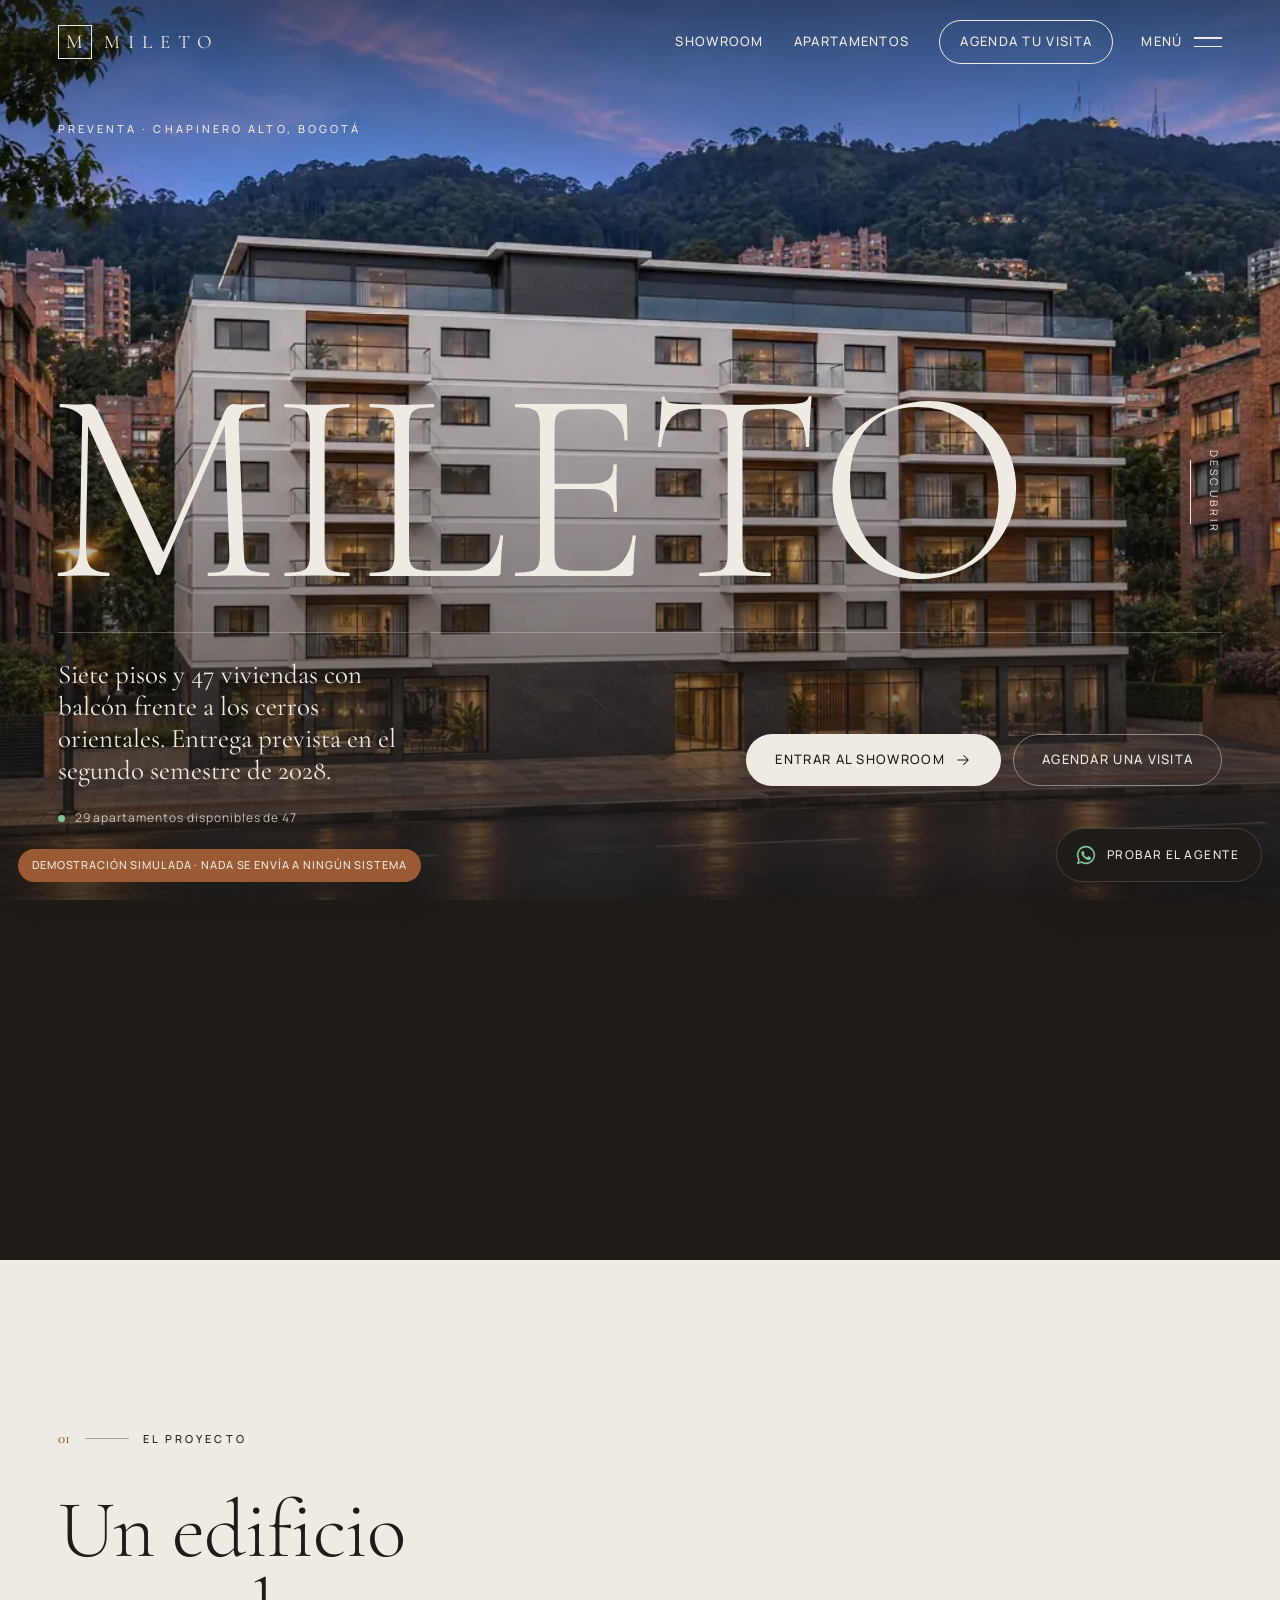
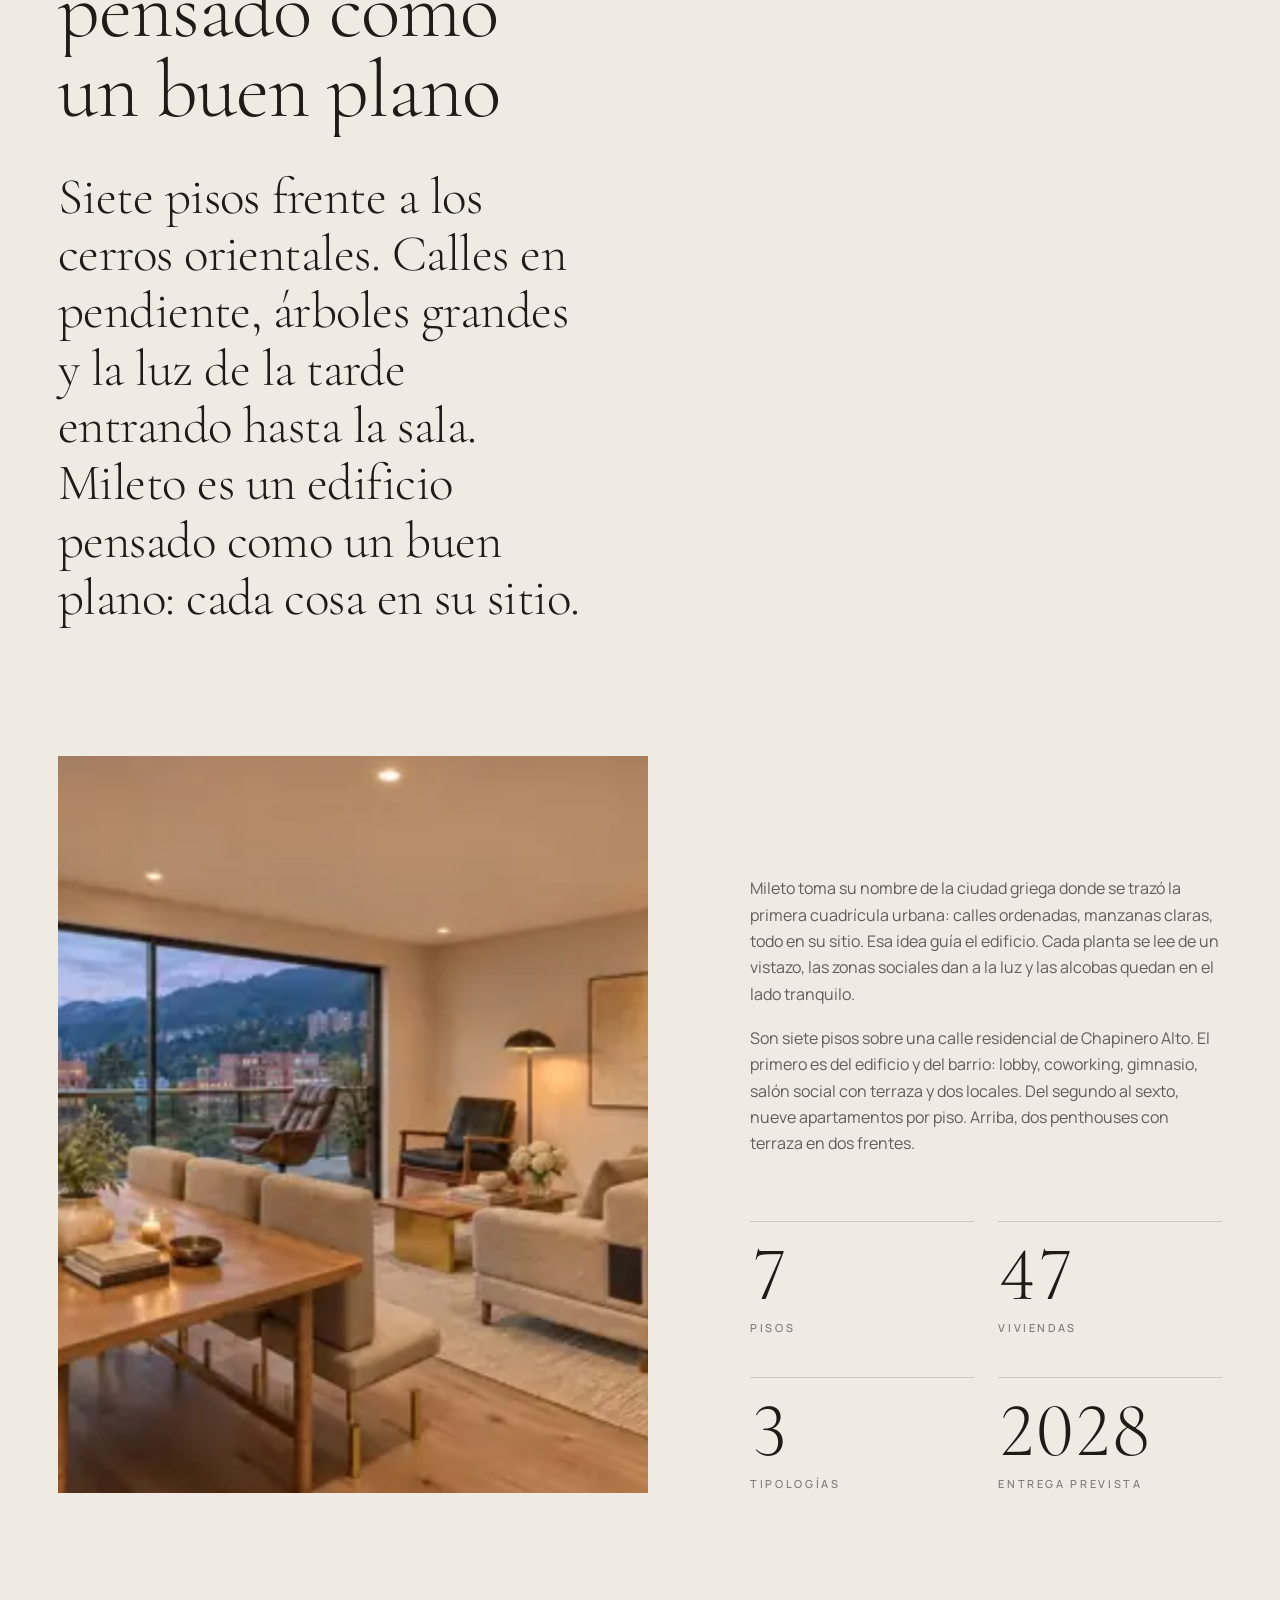
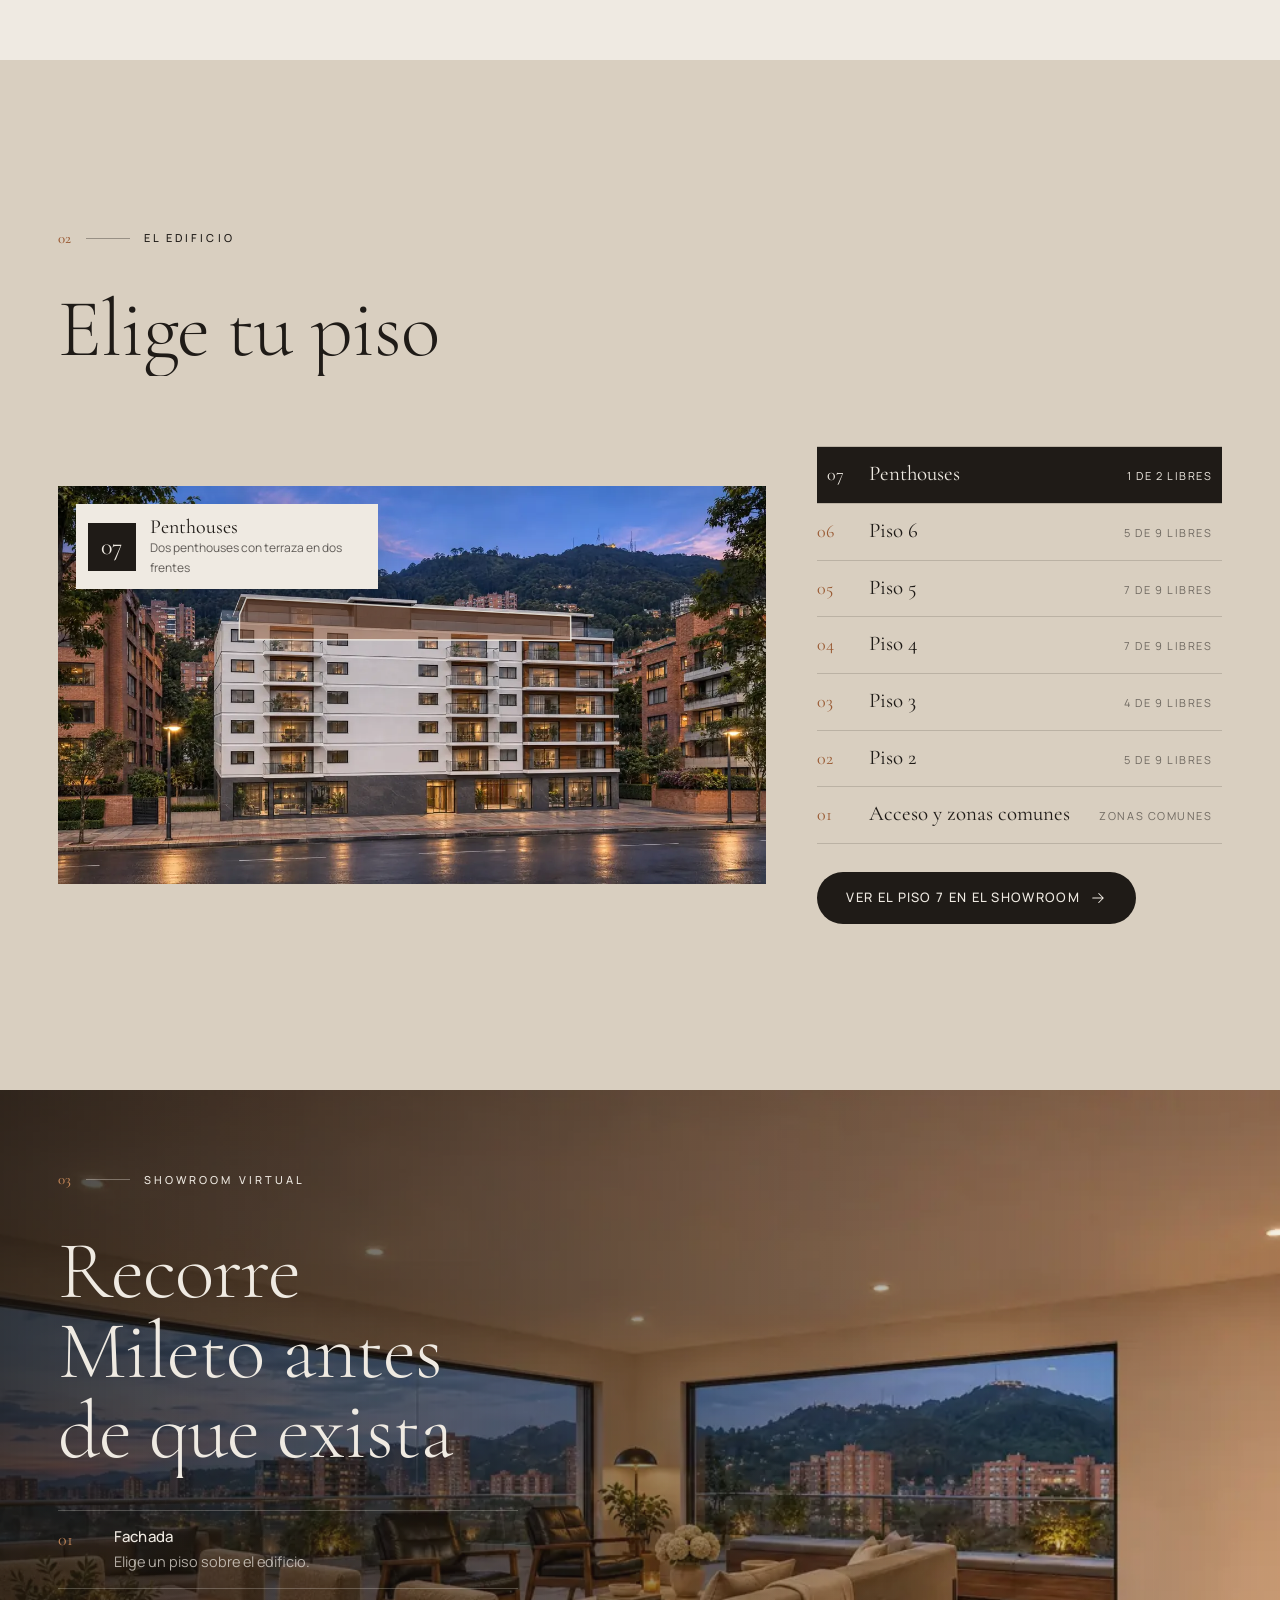
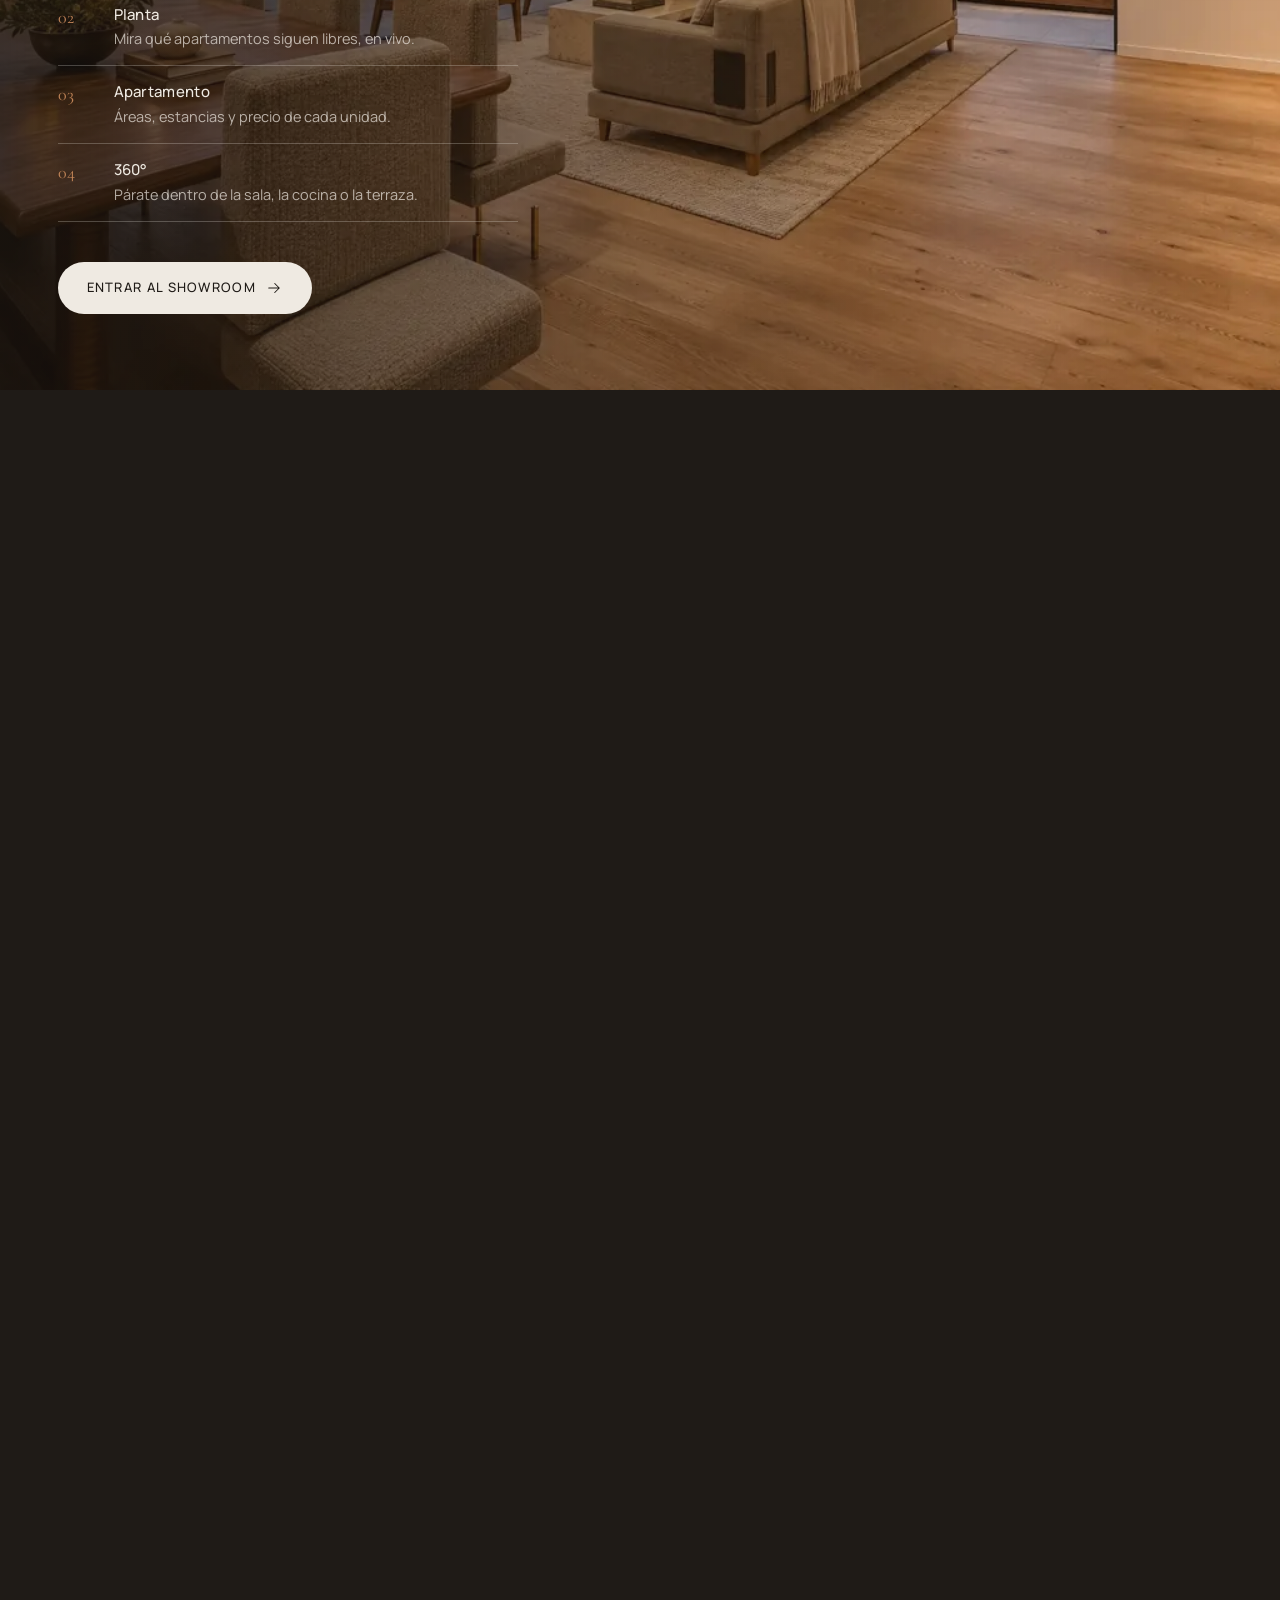
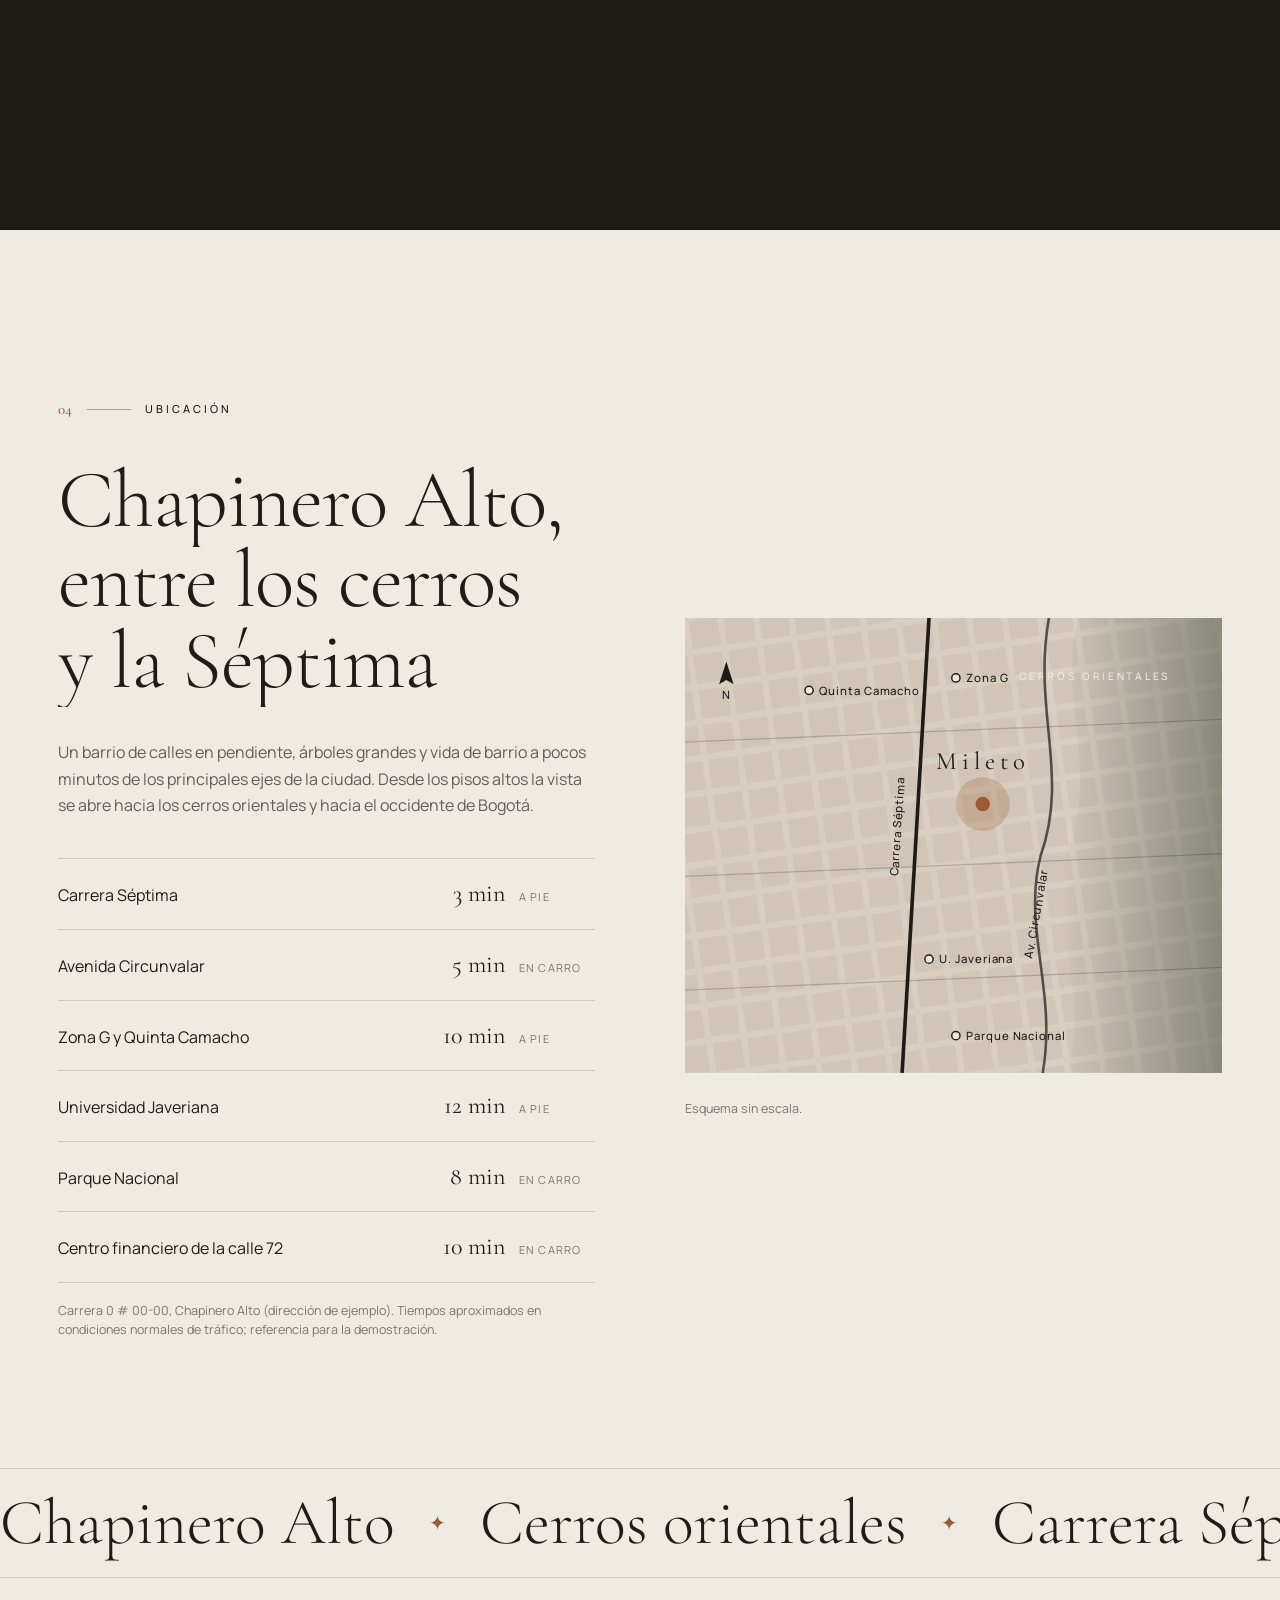
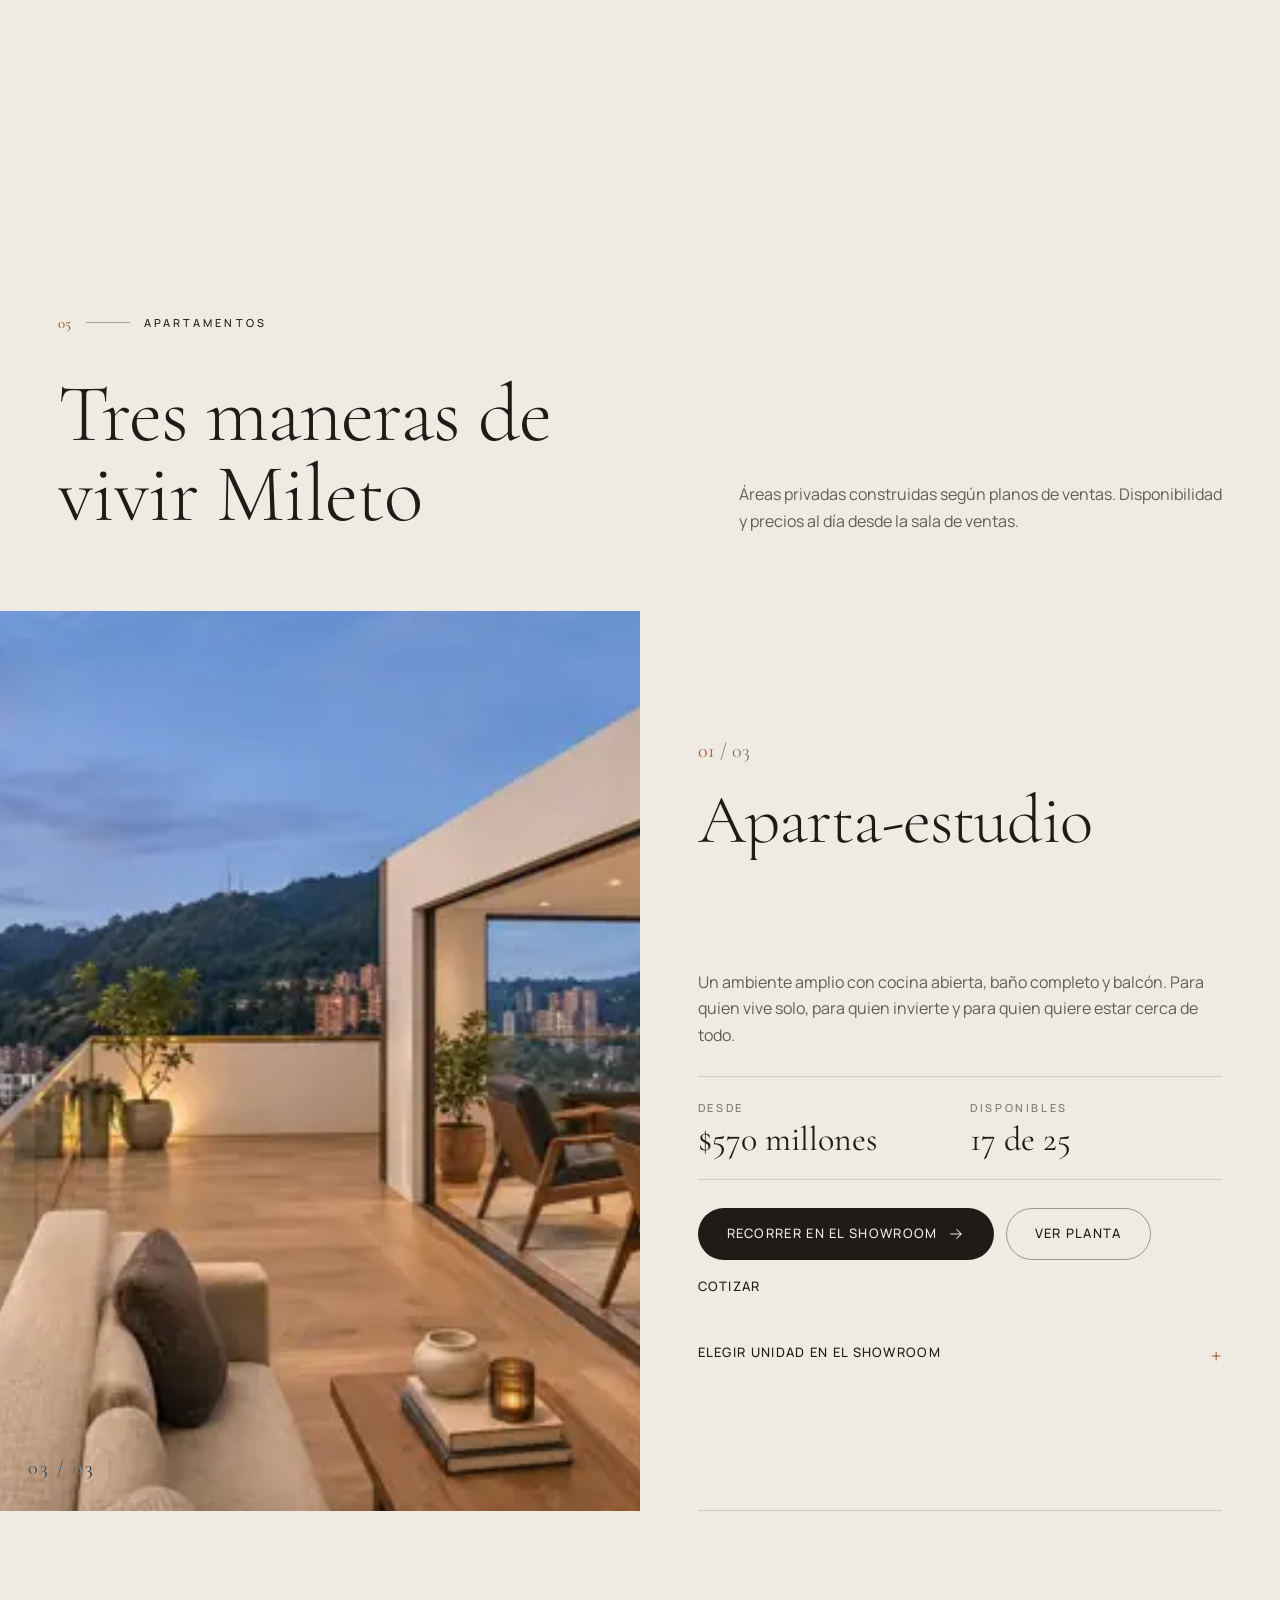
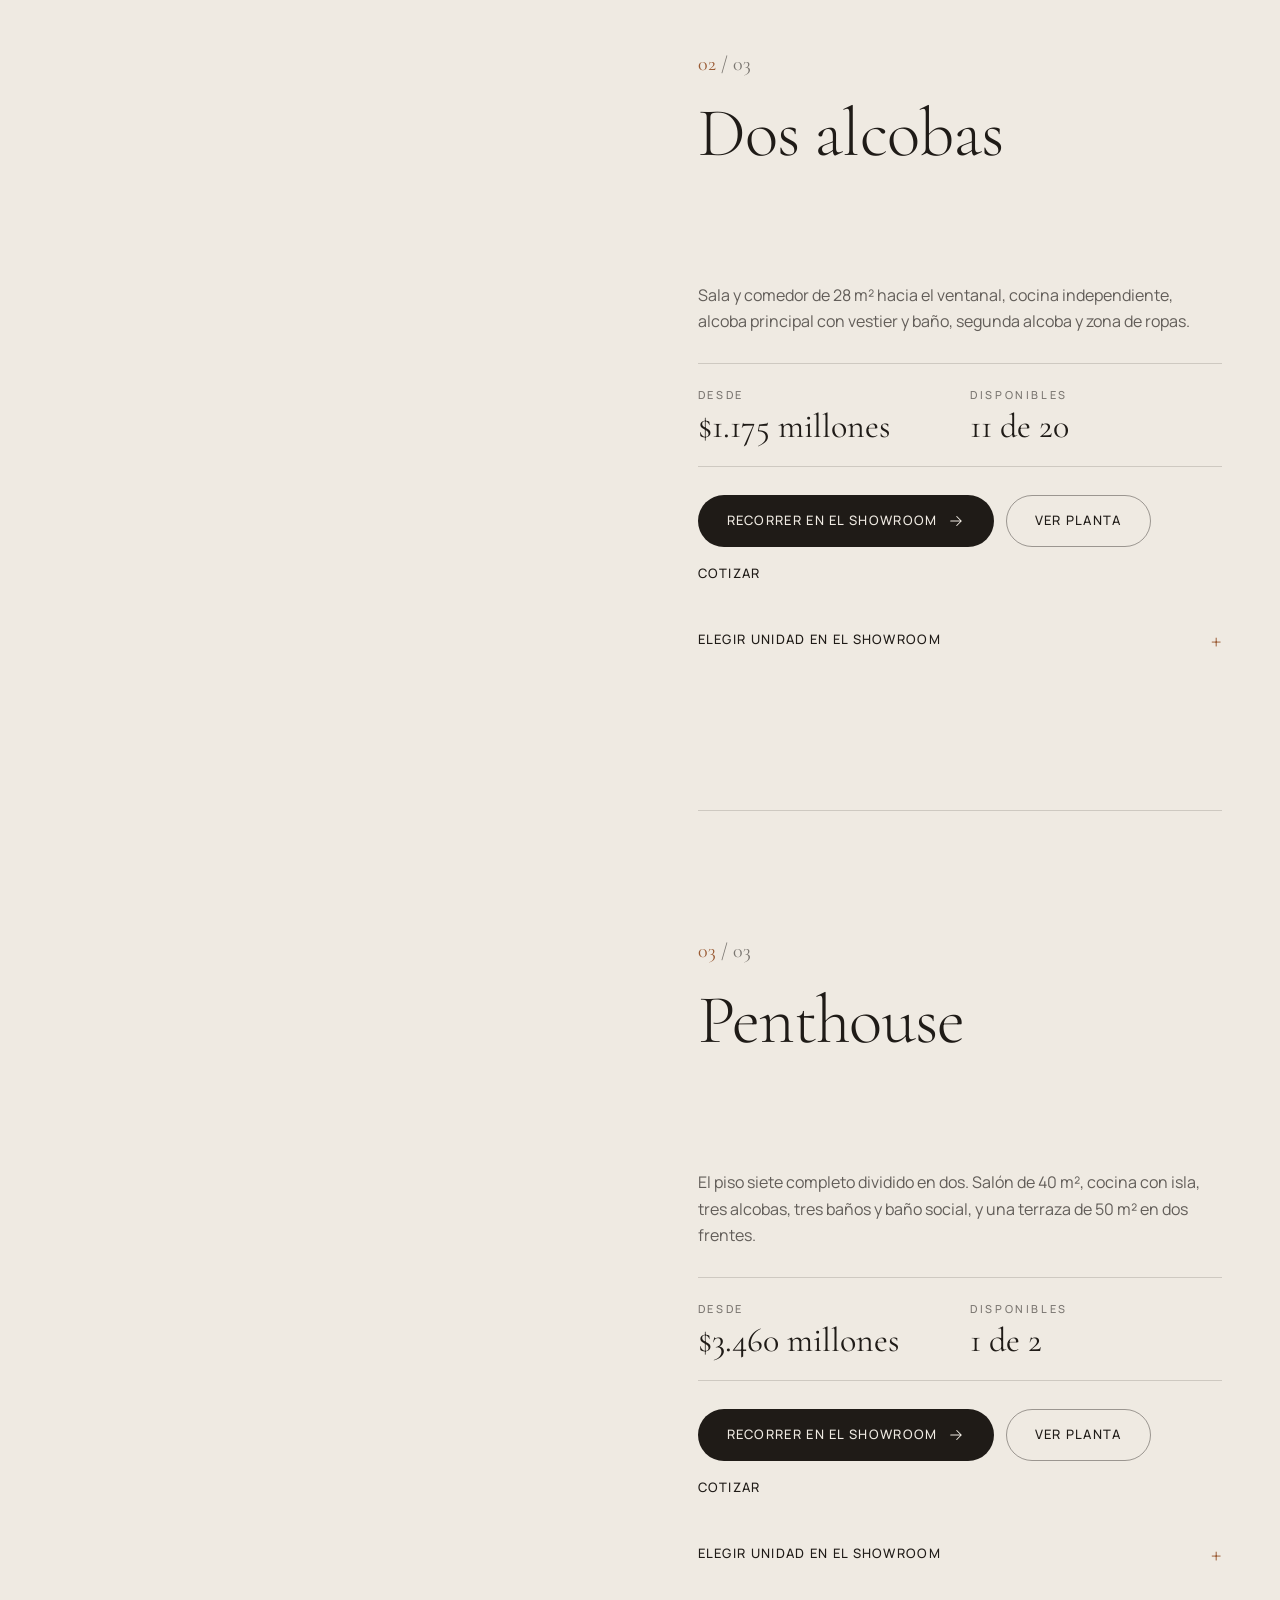
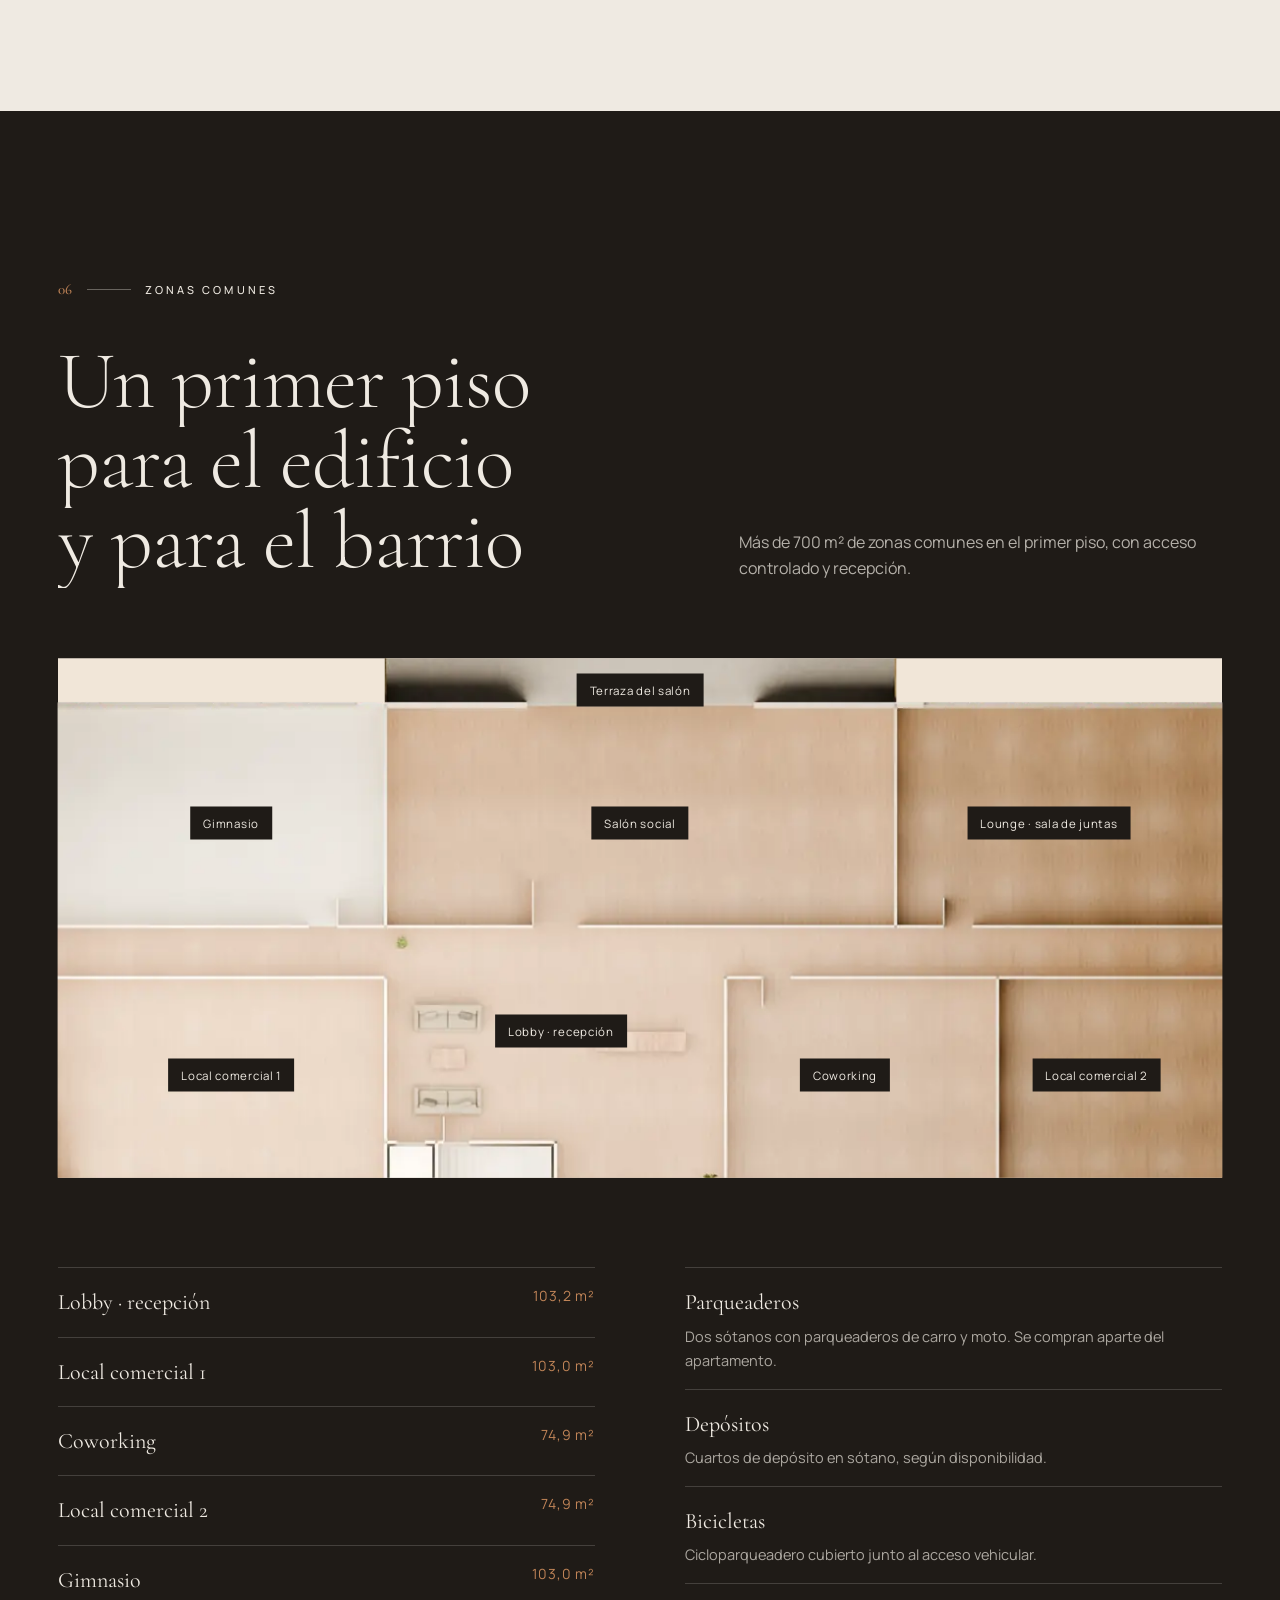
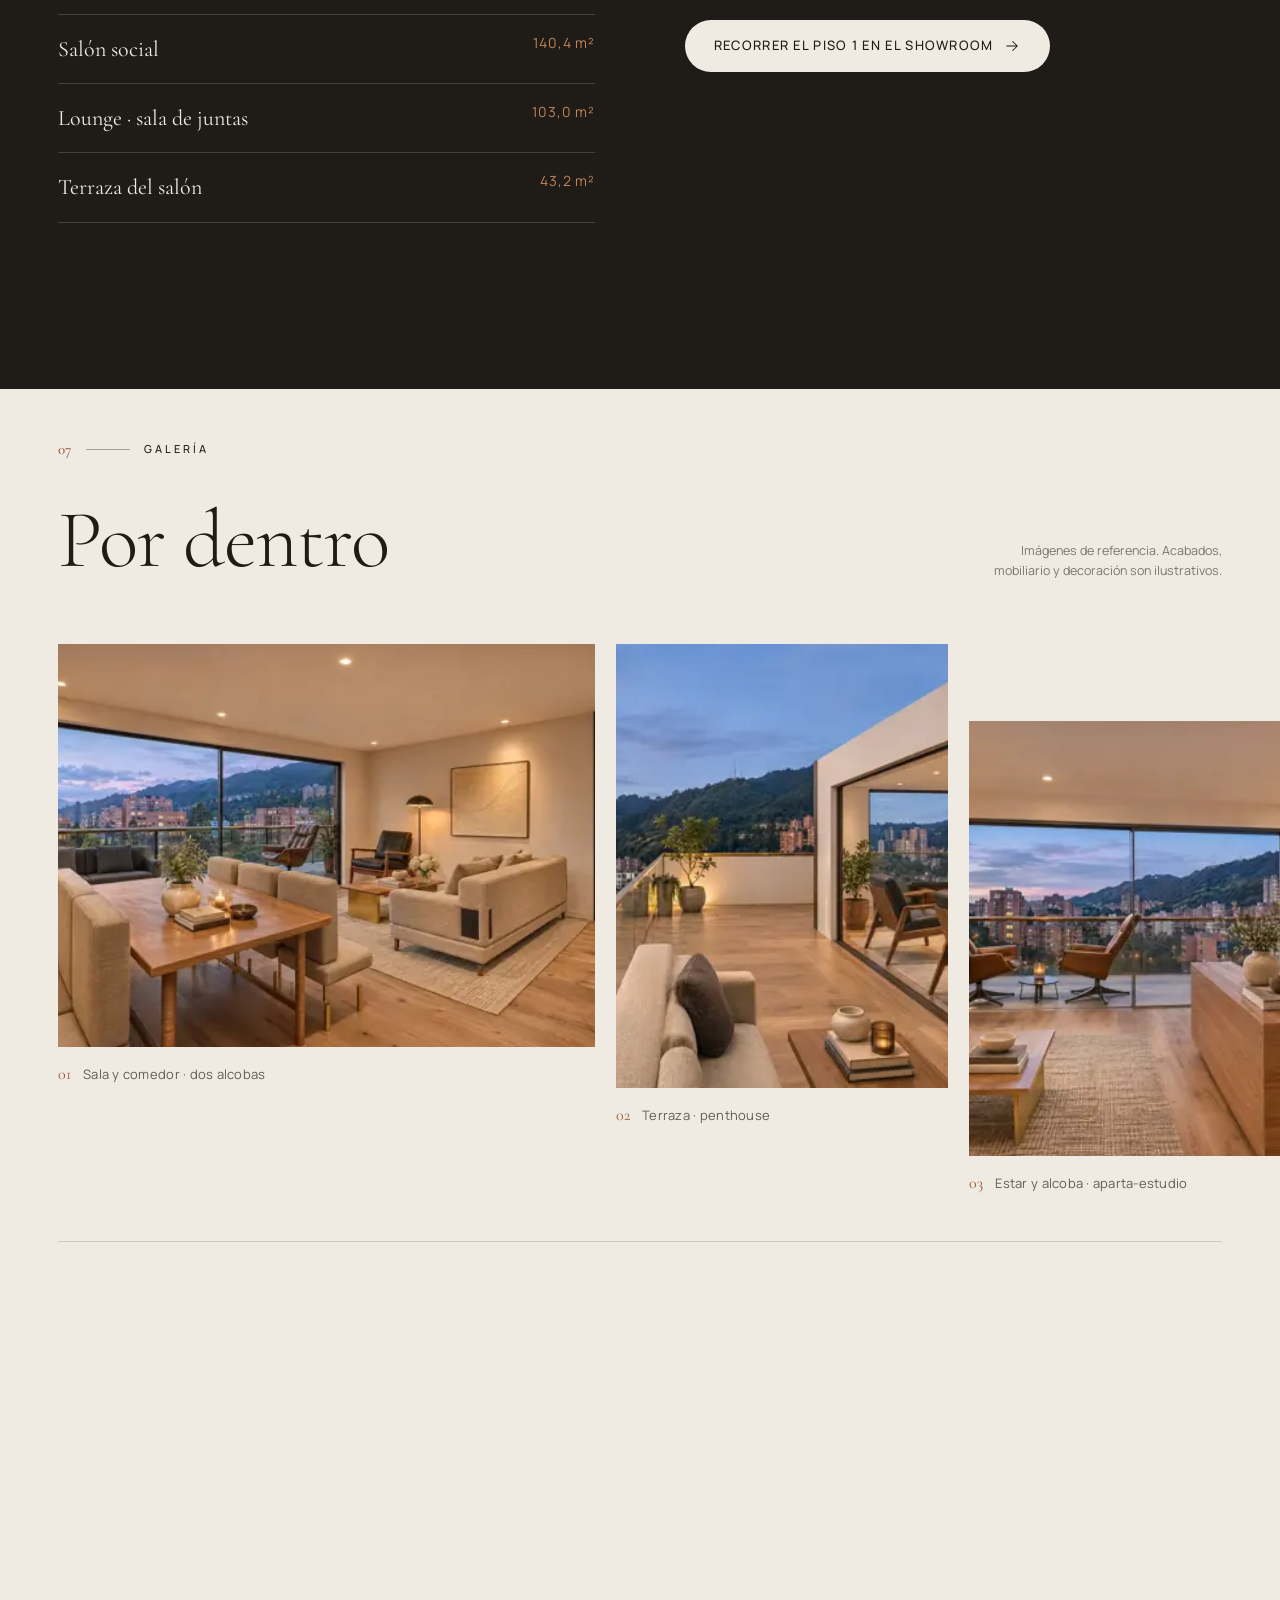
<file: index.html>
<!doctype html>
<html lang="es-CO">
<head>
<meta charset="utf-8">
<meta name="viewport" content="width=device-width, initial-scale=1, viewport-fit=cover">
<title>Mileto · Apartamentos nuevos en Chapinero Alto, Bogotá</title>
<meta name="description" content="Edificio de siete pisos y 47 viviendas al pie de los cerros orientales: aparta-estudios, dos alcobas y penthouses en preventa. Recorre el showroom virtual, cotiza y agenda tu visita.">
<link rel="canonical" href="https://diddiersantiago.github.io/mileto-demo/">
<meta name="theme-color" content="#1F1B17">
<meta property="og:type" content="website">
<meta property="og:locale" content="es_CO">
<meta property="og:site_name" content="Edificio Mileto">
<meta property="og:title" content="Mileto · Apartamentos nuevos en Chapinero Alto, Bogotá">
<meta property="og:description" content="Edificio de siete pisos y 47 viviendas al pie de los cerros orientales: aparta-estudios, dos alcobas y penthouses en preventa. Recorre el showroom virtual, cotiza y agenda tu visita.">
<meta property="og:url" content="https://diddiersantiago.github.io/mileto-demo/">
<meta property="og:image" content="https://diddiersantiago.github.io/mileto-demo/img/compartir.jpg">
<meta name="twitter:card" content="summary_large_image">
<link rel="icon" href="img/icono.svg" type="image/svg+xml">
<link rel="preconnect" href="https://fonts.googleapis.com">
<link rel="preconnect" href="https://fonts.gstatic.com" crossorigin>
<link rel="stylesheet" href="https://fonts.googleapis.com/css2?family=Cormorant+Garamond:ital,wght@0,300;0,400;0,500;1,300;1,400&amp;family=Manrope:wght@400;500;600&amp;display=swap" media="print" onload="this.media='all'">
<noscript><link rel="stylesheet" href="https://fonts.googleapis.com/css2?family=Cormorant+Garamond:ital,wght@0,300;0,400;0,500;1,300;1,400&amp;family=Manrope:wght@400;500;600&amp;display=swap"></noscript>
<link rel="preload" as="image" href="img/fachada-1920.webp" imagesrcset="img/fachada-640.webp 640w, img/fachada-1280.webp 1280w, img/fachada-1920.webp 1920w" imagesizes="100vw" fetchpriority="high">
<style>:root { --hueso: #EFEAE2; --arena: #D9CFC0; --piedra: #B9AD9C; --teca: #9A5B34; --teca-clara: #C08457; --cerro: #4B5545; --grafito: #1F1B17; --noche: #15120F; --serif: "Cormorant Garamond", "Cormorant", Georgia, serif; --sans: "Manrope", "Segoe UI", system-ui, sans-serif; }</style>
<link rel="stylesheet" href="css/sitio.css">
<script>document.documentElement.classList.add("js");try{if(sessionStorage.getItem("mileto-visto"))document.documentElement.classList.add("visto-antes")}catch(e){}</script>
<script type="application/ld+json">[{"@context": "https://schema.org", "@type": "ApartmentComplex", "name": "Edificio Mileto", "description": "Edificio de siete pisos y 47 viviendas al pie de los cerros orientales: aparta-estudios, dos alcobas y penthouses en preventa. Recorre el showroom virtual, cotiza y agenda tu visita.", "url": "https://diddiersantiago.github.io/mileto-demo", "image": "https://diddiersantiago.github.io/mileto-demo/img/compartir.jpg", "numberOfAccommodationUnits": 47, "address": {"@type": "PostalAddress", "addressLocality": "Bogotá", "addressRegion": "Bogotá D.C.", "addressCountry": "CO", "streetAddress": "Carrera 0 # 00-00, Chapinero Alto (dirección de ejemplo)"}, "amenityFeature": [{"@type": "LocationFeatureSpecification", "name": "Lobby · recepción", "value": true}, {"@type": "LocationFeatureSpecification", "name": "Local comercial 1", "value": true}, {"@type": "LocationFeatureSpecification", "name": "Coworking", "value": true}, {"@type": "LocationFeatureSpecification", "name": "Local comercial 2", "value": true}, {"@type": "LocationFeatureSpecification", "name": "Gimnasio", "value": true}, {"@type": "LocationFeatureSpecification", "name": "Salón social", "value": true}, {"@type": "LocationFeatureSpecification", "name": "Lounge · sala de juntas", "value": true}, {"@type": "LocationFeatureSpecification", "name": "Terraza del salón", "value": true}], "offers": {"@type": "AggregateOffer", "priceCurrency": "COP", "lowPrice": 570000000, "highPrice": 3460000000, "offerCount": 29, "availability": "https://schema.org/PreOrder"}}, {"@context": "https://schema.org", "@type": "Organization", "name": "Constructora Ejemplo S.A.S.", "url": "https://constructora.example.com", "contactPoint": {"@type": "ContactPoint", "contactType": "sales", "telephone": "+57 300 000 0000", "areaServed": "CO", "availableLanguage": "es"}}, {"@context": "https://schema.org", "@type": "FAQPage", "mainEntity": [{"@type": "Question", "name": "¿Cuándo se entregan los apartamentos?", "acceptedAnswer": {"@type": "Answer", "text": "La entrega está prevista para el segundo semestre de 2028. La fecha exacta queda en tu promesa de compraventa."}}, {"@type": "Question", "name": "¿Cómo separo un apartamento?", "acceptedAnswer": {"@type": "Answer", "text": "Eliges la unidad, firmas el formato de separación y haces el pago de separación a la fiducia del proyecto. Desde ese momento la unidad queda a tu nombre mientras se firma la promesa."}}, {"@type": "Question", "name": "¿Dónde queda mi dinero mientras empieza la obra?", "acceptedAnswer": {"@type": "Answer", "text": "En un encargo fiduciario a nombre del proyecto. La fiduciaria entrega los recursos a la constructora solo cuando el proyecto cumple el punto de equilibrio: ventas mínimas, licencia y financiación de la obra."}}, {"@type": "Question", "name": "¿Puedo pagar la cuota inicial con cesantías?", "acceptedAnswer": {"@type": "Answer", "text": "Sí. Puedes abonar cesantías y recursos de cuentas AFC a la cuota inicial. Te damos la certificación que pide tu fondo."}}, {"@type": "Question", "name": "¿Los parqueaderos están incluidos?", "acceptedAnswer": {"@type": "Answer", "text": "No. Los parqueaderos de carro y de moto se compran aparte, según disponibilidad en los dos sótanos."}}, {"@type": "Question", "name": "¿Puedo comprar si vivo fuera de Colombia?", "acceptedAnswer": {"@type": "Answer", "text": "Sí. Atendemos por videollamada, firmas con poder o de forma digital y puedes pagar desde el exterior a la fiducia como inversión extranjera."}}, {"@type": "Question", "name": "¿Hay subsidio de vivienda?", "acceptedAnswer": {"@type": "Answer", "text": "Mileto es vivienda No VIS, así que no aplica a subsidios de vivienda de interés social. Sí aplica a crédito hipotecario y leasing habitacional."}}, {"@type": "Question", "name": "¿Se permiten mascotas?", "acceptedAnswer": {"@type": "Answer", "text": "Sí, según el reglamento de propiedad horizontal que se entrega con la promesa."}}]}]</script>
<script id="config" type="application/json">{"marca": {"nombre": "Mileto", "nombre_largo": "Edificio Mileto", "lugar": "Chapinero Alto · Bogotá", "eslogan": "Arriba de la ciudad, al pie de los cerros."}, "contacto": {"whatsapp": "573000000000", "horario": {"0": [[9, 13], [14, 18]], "1": [[9, 13], [14, 18]], "2": [[9, 13], [14, 18]], "3": [[9, 13], [14, 18]], "4": [[9, 13], [14, 18]], "5": [[9, 15]], "6": [[10, 14]]}, "agente": "Sofía"}, "crm": {"_nota": "Dirección del CRM real (la misma de showroom/sitio/conexion.json). Vacía = la página usa el doble local (lee showroom/sitio/datos.json y guarda los formularios en este navegador).", "base": "", "datos_locales": "showroom/datos.json", "refresco_segundos": 60}, "showroom": {"url": "showroom/index.html", "datos": "../showroom/sitio/"}, "tipologias": {"estudio": {"nombre": "Aparta-estudio", "planta": "planta-estudio", "interior_m2": 43.2}, "dos": {"nombre": "Dos alcobas", "planta": "planta-dos", "interior_m2": 103.0}, "penthouse": {"nombre": "Penthouse", "planta": "planta-penthouse", "interior_m2": 218.9}}, "pisos": {"1": ["Acceso y zonas comunes", "Lobby, coworking, gimnasio, salón social y dos locales"], "2": ["Piso 2", "Aparta-estudios y dos alcobas"], "3": ["Piso 3", "Aparta-estudios y dos alcobas"], "4": ["Piso 4", "Aparta-estudios y dos alcobas"], "5": ["Piso 5", "Aparta-estudios y dos alcobas"], "6": ["Piso 6", "Aparta-estudios y dos alcobas"], "7": ["Penthouses", "Dos penthouses con terraza en dos frentes"]}, "enlaces": {"201": "apto-2-1", "202": "apto-2-2", "203": "apto-2-3", "204": "apto-2-4", "205": "apto-2-5", "206": "apto-2-6", "207": "apto-2-7", "208": "apto-2-8", "209": "apto-2-9", "301": "apto-3-1", "302": "apto-3-2", "303": "apto-3-3", "304": "apto-3-4", "305": "apto-3-5", "306": "apto-3-6", "307": "apto-3-7", "308": "apto-3-8", "309": "apto-3-9", "401": "apto-4-1", "402": "apto-4-2", "403": "apto-4-3", "404": "apto-4-4", "405": "apto-4-5", "406": "apto-4-6", "407": "apto-4-7", "408": "apto-4-8", "409": "apto-4-9", "501": "apto-5-1", "502": "apto-5-2", "503": "apto-5-3", "504": "apto-5-4", "505": "apto-5-5", "506": "apto-5-6", "507": "apto-5-7", "508": "apto-5-8", "509": "apto-5-9", "601": "apto-6-1", "602": "apto-6-2", "603": "apto-6-3", "604": "apto-6-4", "605": "apto-6-5", "606": "apto-6-6", "607": "apto-6-7", "608": "apto-6-8", "609": "apto-6-9", "PH A": "apto-7-1", "PH B": "apto-7-2"}, "punto_equilibrio_pct": 60, "mensajes": {"_nota": "Lo que ve la persona al enviar cada formulario. {unidad} y {cuando} se reemplazan.", "contacto": "Demostración: tus datos quedaron solo en este navegador. Nadie va a contactarte.", "visita": "Demostración: la visita del {cuando} quedó solo en este navegador. Nadie va a contactarte.", "cotizacion": "Demostración: la cotización del apartamento {unidad} quedó solo en este navegador. Nadie va a contactarte."}, "agente": {"url": "agente/index.html"}}</script>
<script type="module" src="js/app.js"></script>
</head>
<body>
<div class="precarga" aria-hidden="true">
  <svg class="precarga-marca" viewBox="0 0 120 120"><rect class="trazo" x="10" y="10" width="100" height="100"/><path class="trazo" d="M34 88V34l26 30 26-30v54"/></svg>
  <p class="precarga-nombre">MILETO</p>
  <p class="precarga-cifra"><span data-precarga>0</span>%</p>
  <span class="precarga-linea"><i></i></span>
</div>
<div class="cursor" aria-hidden="true"><span class="cursor-texto"></span></div>
<a class="saltar" href="#contenido">Saltar al contenido</a>
<header class="cabecera" id="cabecera" data-tono="oscuro">
  <div class="cabecera-fila">
    <a class="logo" href="#inicio" aria-label="Mileto, ir al inicio"><span class="logo-m">M</span><span class="logo-t">MILETO</span></a>
    <nav class="cabecera-enlaces" aria-label="Accesos">
      <a class="enlace-subrayado" href="showroom/index.html#" data-showroom="" data-contexto="la fachada">Showroom</a>
      <a class="enlace-subrayado" href="#tipologias">Apartamentos</a>
      <a class="boton boton-cabecera" href="#contacto" data-pestana="visita">Agenda tu visita</a>
    </nav>
    <button class="abre-menu" type="button" aria-expanded="false" aria-controls="menu" aria-label="Abrir menú"><span class="abre-menu-t">Menú</span><span class="hamburguesa"><i></i><i></i></span></button>
  </div>
</header>
<div class="menu" id="menu" data-tono="oscuro" hidden>
  <div class="menu-rejilla">
    <nav aria-label="Principal"><ol><li style="--k:0"><a href="#proyecto"><span class="menu-n">01</span><span class="menu-t">El proyecto</span></a></li><li style="--k:1"><a href="#edificio"><span class="menu-n">02</span><span class="menu-t">El edificio</span></a></li><li style="--k:2"><a href="#ubicacion"><span class="menu-n">03</span><span class="menu-t">Ubicación</span></a></li><li style="--k:3"><a href="#tipologias"><span class="menu-n">04</span><span class="menu-t">Apartamentos</span></a></li><li style="--k:4"><a href="#amenidades"><span class="menu-n">05</span><span class="menu-t">Zonas comunes</span></a></li><li style="--k:5"><a href="#galeria"><span class="menu-n">06</span><span class="menu-t">Galería</span></a></li><li style="--k:6"><a href="#financiacion"><span class="menu-n">07</span><span class="menu-t">Financiación</span></a></li><li style="--k:7"><a href="#avance"><span class="menu-n">08</span><span class="menu-t">Avance de obra</span></a></li><li style="--k:8"><a href="#contacto"><span class="menu-n">09</span><span class="menu-t">Contacto</span></a></li></ol></nav>
    <div class="menu-lado">
      <figure class="menu-foto"><img class="" src="img/ph-terraza-1280.webp" srcset="img/ph-terraza-640.webp 640w, img/ph-terraza-1280.webp 1280w" sizes="30vw" width="1280" height="720" alt="" loading="lazy" decoding="async"></figure>
      <p class="nota claro">Sala de ventas Mileto · Carrera 0 # 00-00, Chapinero Alto (dirección de ejemplo)<br>Lunes a viernes de 9:00 a 18:00 · sábados de 9:00 a 15:00 · domingos de 10:00 a 14:00</p>
      <a class="boton boton-linea-clara" href="agente/index.html" data-whatsapp target="_blank" rel="noopener"><svg class="icono" viewBox="0 0 24 24" aria-hidden="true" focusable="false"><path d="M12 2a10 10 0 0 0-8.6 15.1L2 22l5-1.3A10 10 0 1 0 12 2Zm0 18.2a8.2 8.2 0 0 1-4.2-1.1l-.3-.2-3 .8.8-2.9-.2-.3A8.2 8.2 0 1 1 12 20.2Zm4.5-6.1c-.2-.1-1.5-.7-1.7-.8-.2-.1-.4-.1-.6.1l-.8 1c-.1.2-.3.2-.5.1a6.7 6.7 0 0 1-3.3-2.9c-.3-.4.3-.4.7-1.3.1-.2 0-.3 0-.4l-.8-1.8c-.2-.5-.4-.4-.6-.4h-.5a1 1 0 0 0-.7.3 3 3 0 0 0-.9 2.2 5.2 5.2 0 0 0 1.1 2.7 11.8 11.8 0 0 0 4.5 4c1.7.7 2.3.8 3.2.6a2.7 2.7 0 0 0 1.8-1.3 2.2 2.2 0 0 0 .1-1.3c0-.1-.2-.2-.5-.3Z" fill="currentColor"/></svg> Probar el agente</a>
    </div>
  </div>
</div>
<main id="contenido">

<section id="inicio" class="inicio" data-tono="oscuro" aria-labelledby="t-inicio">
  <div class="inicio-fijo">
    <div class="inicio-ventana" data-parallax="inicio">
      <img class="inicio-img" src="img/fachada-1280.webp" srcset="img/fachada-640.webp 640w, img/fachada-1280.webp 1280w, img/fachada-1920.webp 1920w" sizes="100vw" width="1280" height="720" alt="Fachada del edificio Mileto al atardecer, con los cerros orientales de Bogotá al fondo" fetchpriority="high" decoding="async">
    </div>
    <div class="inicio-velo" aria-hidden="true"></div>
    <div class="inicio-texto envoltura">
      <p class="sobre claro aparece" style="--d:.2s">Preventa · Chapinero Alto, Bogotá</p>
      <h1 id="t-inicio"><span class="marca-gigante" aria-label="Mileto"><span class="letra" style="--i:0">M</span><span class="letra" style="--i:1">I</span><span class="letra" style="--i:2">L</span><span class="letra" style="--i:3">E</span><span class="letra" style="--i:4">T</span><span class="letra" style="--i:5">O</span></span>
        <span class="eslogan aparece" style="--d:.55s">Arriba de la ciudad, al pie de los cerros.</span></h1>
      <div class="inicio-pie">
        <p class="entrada aparece" style="--d:.7s">Siete pisos y 47 viviendas con balcón frente a los cerros orientales. Entrega prevista en el segundo semestre de 2028.</p>
        <div class="acciones aparece" style="--d:.85s">
          <a class="boton boton-claro con-flecha" href="showroom/index.html#" data-showroom="" data-contexto="la fachada" data-magnetico><span class="txt">Entrar al showroom</span><svg class="icono" viewBox="0 0 24 24" aria-hidden="true" focusable="false"><path d="M5 12h14M13 6l6 6-6 6" fill="none" stroke="currentColor" stroke-width="1.4" stroke-linecap="round" stroke-linejoin="round"/></svg></a>
          <a class="boton boton-linea-clara" href="#contacto" data-pestana="visita">Agendar una visita</a>
        </div>
      </div>
      <p class="en-vivo aparece" style="--d:1s" aria-live="polite"><i aria-hidden="true"></i><span data-vivo="resumen">29 apartamentos disponibles de 47</span></p>
    </div>
    <a class="bajar aparece" style="--d:1.1s" href="#proyecto" aria-label="Bajar a la descripción del proyecto"><span>Descubrir</span><i></i></a>
  </div>
</section>

<section id="proyecto" class="seccion seccion-hueso" data-tono="claro" aria-labelledby="t-proyecto">
  <div class="envoltura">
    <p class="sobre" data-revela><span class="num">01</span><span class="raya"></span>El proyecto</p><h2 class="titulo-seccion " id="t-proyecto" data-lineas>Un edificio pensado como un buen plano</h2>
    <p class="manifiesto" data-encender><span class="w">Siete</span> <span class="w">pisos</span> <span class="w">frente</span> <span class="w">a</span> <span class="w">los</span> <span class="w">cerros</span> <span class="w">orientales.</span> <span class="w">Calles</span> <span class="w">en</span> <span class="w">pendiente,</span> <span class="w">árboles</span> <span class="w">grandes</span> <span class="w">y</span> <span class="w">la</span> <span class="w">luz</span> <span class="w">de</span> <span class="w">la</span> <span class="w">tarde</span> <span class="w">entrando</span> <span class="w">hasta</span> <span class="w">la</span> <span class="w">sala.</span> <span class="w">Mileto</span> <span class="w">es</span> <span class="w">un</span> <span class="w">edificio</span> <span class="w">pensado</span> <span class="w">como</span> <span class="w">un</span> <span class="w">buen</span> <span class="w">plano:</span> <span class="w">cada</span> <span class="w">cosa</span> <span class="w">en</span> <span class="w">su</span> <span class="w">sitio.</span></p>
    <div class="proyecto-rejilla">
      <figure class="marco-img alto" data-revela-img data-cursor="Ver">
        <img class="paralaje" src="img/dos-social-1280.webp" srcset="img/dos-social-640.webp 640w, img/dos-social-1280.webp 1280w, img/dos-social-1920.webp 1920w" sizes="(max-width: 900px) 100vw, 45vw" width="1280" height="720" alt="Sala y comedor de un apartamento de dos alcobas, con ventanal hacia los cerros" loading="lazy" decoding="async">
      </figure>
      <div class="proyecto-texto">
        <p class="parrafo" data-revela>Mileto toma su nombre de la ciudad griega donde se trazó la primera cuadrícula urbana: calles ordenadas, manzanas claras, todo en su sitio. Esa idea guía el edificio. Cada planta se lee de un vistazo, las zonas sociales dan a la luz y las alcobas quedan en el lado tranquilo.</p><p class="parrafo" data-revela>Son siete pisos sobre una calle residencial de Chapinero Alto. El primero es del edificio y del barrio: lobby, coworking, gimnasio, salón social con terraza y dos locales. Del segundo al sexto, nueve apartamentos por piso. Arriba, dos penthouses con terraza en dos frentes.</p>
        <ul class="cifras"><li data-revela style="--d:0.00s"><b data-contar="7">7</b><span>pisos</span></li><li data-revela style="--d:0.08s"><b data-contar="47">47</b><span>viviendas</span></li><li data-revela style="--d:0.16s"><b data-contar="3">3</b><span>tipologías</span></li><li data-revela style="--d:0.24s"><b data-contar="2028">2028</b><span>entrega prevista</span></li></ul>
      </div>
    </div>
  </div>
</section>

<section id="edificio" class="seccion seccion-arena" data-tono="claro" aria-labelledby="t-pisos">
  <div class="envoltura">
    <div class="cabeza-dos">
      <div><p class="sobre" data-revela><span class="num">02</span><span class="raya"></span>El edificio</p><h2 class="titulo-seccion " id="t-pisos" data-lineas>Elige tu piso</h2></div>
      <p class="parrafo" data-revela>Pasa por la fachada: cada piso te dice qué tiene y cuántos apartamentos siguen libres, al día con la sala de ventas.</p>
    </div>
    <div class="selector-pisos" data-revela>
      <figure class="fachada-interactiva">
        <img class="" src="img/fachada-1280.webp" srcset="img/fachada-640.webp 640w, img/fachada-1280.webp 1280w, img/fachada-1920.webp 1920w" sizes="(max-width: 900px) 100vw, 64vw" width="1280" height="720" alt="Fachada de Mileto con los siete pisos marcados" loading="lazy" decoding="async">
        <svg viewBox="0 0 1600 900" preserveAspectRatio="none" aria-hidden="true"><polygon class="franja" data-piso="7" points="409.1,346.5 409.9,290.5 425.6,252.5 1157.3,293.6 1157.9,348.9"/><polygon class="franja" data-piso="6" points="359.7,405.3 360.5,350.1 373.8,303.3 1255.2,343.4 1256.2,400.7"/><polygon class="franja" data-piso="5" points="358.7,460.7 359.7,405.3 372.6,372.4 1256.2,400.7 1257.1,458.1"/><polygon class="franja" data-piso="4" points="357.8,516.4 358.7,460.7 371.5,441.8 1257.1,458.1 1258.1,515.7"/><polygon class="franja" data-piso="3" points="357.0,572.3 357.8,516.4 370.4,511.6 1258.1,515.7 1259.0,573.7 369.3,581.9"/><polygon class="franja" data-piso="2" points="356.0,628.4 357.0,572.3 1259.0,573.7 1260.0,631.8 368.2,652.3"/><polygon class="franja" data-piso="1" points="354.7,703.6 356.0,628.4 1260.0,631.8 1261.4,709.7 366.7,747.0"/></svg>
        <figcaption class="piso-tarjeta" aria-live="polite">
          <span class="piso-tarjeta-n" data-piso-n>07</span>
          <span><b data-piso-titulo>Penthouses</b><small data-piso-detalle>Dos penthouses con terraza en dos frentes</small></span>
        </figcaption>
      </figure>
      <div class="pisos-lista">
        <ol><li><button type="button" class="piso-fila" data-piso="7" aria-describedby="piso-det-7"><span class="piso-n">07</span><span class="piso-nombre">Penthouses</span><span class="piso-libres" data-vivo="piso-7">1 de 2 libres</span></button><span class="sr" id="piso-det-7">Dos penthouses con terraza en dos frentes</span></li><li><button type="button" class="piso-fila" data-piso="6" aria-describedby="piso-det-6"><span class="piso-n">06</span><span class="piso-nombre">Piso 6</span><span class="piso-libres" data-vivo="piso-6">5 de 9 libres</span></button><span class="sr" id="piso-det-6">Aparta-estudios y dos alcobas</span></li><li><button type="button" class="piso-fila" data-piso="5" aria-describedby="piso-det-5"><span class="piso-n">05</span><span class="piso-nombre">Piso 5</span><span class="piso-libres" data-vivo="piso-5">7 de 9 libres</span></button><span class="sr" id="piso-det-5">Aparta-estudios y dos alcobas</span></li><li><button type="button" class="piso-fila" data-piso="4" aria-describedby="piso-det-4"><span class="piso-n">04</span><span class="piso-nombre">Piso 4</span><span class="piso-libres" data-vivo="piso-4">7 de 9 libres</span></button><span class="sr" id="piso-det-4">Aparta-estudios y dos alcobas</span></li><li><button type="button" class="piso-fila" data-piso="3" aria-describedby="piso-det-3"><span class="piso-n">03</span><span class="piso-nombre">Piso 3</span><span class="piso-libres" data-vivo="piso-3">4 de 9 libres</span></button><span class="sr" id="piso-det-3">Aparta-estudios y dos alcobas</span></li><li><button type="button" class="piso-fila" data-piso="2" aria-describedby="piso-det-2"><span class="piso-n">02</span><span class="piso-nombre">Piso 2</span><span class="piso-libres" data-vivo="piso-2">5 de 9 libres</span></button><span class="sr" id="piso-det-2">Aparta-estudios y dos alcobas</span></li><li><button type="button" class="piso-fila" data-piso="1" aria-describedby="piso-det-1"><span class="piso-n">01</span><span class="piso-nombre">Acceso y zonas comunes</span><span class="piso-libres" data-vivo="piso-1">Zonas comunes</span></button><span class="sr" id="piso-det-1">Lobby, coworking, gimnasio, salón social y dos locales</span></li></ol>
        <a class="boton boton-oscuro con-flecha" href="showroom/index.html#piso-7" data-showroom="piso-7" data-contexto="el piso 7" id="piso-ir" data-magnetico><span class="txt">Ver este piso en el showroom</span><svg class="icono" viewBox="0 0 24 24" aria-hidden="true" focusable="false"><path d="M5 12h14M13 6l6 6-6 6" fill="none" stroke="currentColor" stroke-width="1.4" stroke-linecap="round" stroke-linejoin="round"/></svg></a>
      </div>
    </div>
  </div>
</section>

<section id="showroom-entrada" class="banda-showroom" data-tono="oscuro" aria-labelledby="t-showroom">
  <div class="banda-fijo">
    <figure class="banda-marco" data-cursor="Entrar">
      <img class="" src="img/ph-salon-1280.webp" srcset="img/ph-salon-640.webp 640w, img/ph-salon-1280.webp 1280w, img/ph-salon-1920.webp 1920w" sizes="100vw" width="1280" height="720" alt="Salón y comedor del penthouse con ventanales hacia la ciudad" loading="lazy" decoding="async">
    </figure>
    <div class="banda-velo" aria-hidden="true"></div>
    <div class="envoltura banda-texto">
      <p class="sobre claro"><span class="num">03</span><span class="raya"></span>Showroom virtual</p>
      <h2 id="t-showroom" class="titulo-seccion claro" data-lineas>Recorre Mileto antes de que exista</h2>
      <ol class="pasos-showroom"><li style="--k:0"><span class="paso-n">01</span><b>Fachada</b><span>Elige un piso sobre el edificio.</span></li><li style="--k:1"><span class="paso-n">02</span><b>Planta</b><span>Mira qué apartamentos siguen libres, en vivo.</span></li><li style="--k:2"><span class="paso-n">03</span><b>Apartamento</b><span>Áreas, estancias y precio de cada unidad.</span></li><li style="--k:3"><span class="paso-n">04</span><b>360°</b><span>Párate dentro de la sala, la cocina o la terraza.</span></li></ol>
      <a class="boton boton-claro con-flecha" href="showroom/index.html#" data-showroom="" data-contexto="la fachada" data-magnetico><span class="txt">Entrar al showroom</span><svg class="icono" viewBox="0 0 24 24" aria-hidden="true" focusable="false"><path d="M5 12h14M13 6l6 6-6 6" fill="none" stroke="currentColor" stroke-width="1.4" stroke-linecap="round" stroke-linejoin="round"/></svg></a>
    </div>
  </div>
</section>

<section id="ubicacion" class="seccion seccion-hueso" data-tono="claro" aria-labelledby="t-ubicacion">
  <div class="envoltura ubicacion-rejilla">
    <div>
      <p class="sobre" data-revela><span class="num">04</span><span class="raya"></span>Ubicación</p><h2 class="titulo-seccion " id="t-ubicacion" data-lineas>Chapinero Alto, entre los cerros y la Séptima</h2>
      <p class="parrafo" data-revela>Un barrio de calles en pendiente, árboles grandes y vida de barrio a pocos minutos de los principales ejes de la ciudad. Desde los pisos altos la vista se abre hacia los cerros orientales y hacia el occidente de Bogotá.</p>
      <ul class="cercanias"><li data-revela style="--d:0.00s"><span>Carrera Séptima</span><b>3 min</b><small>a pie</small></li><li data-revela style="--d:0.06s"><span>Avenida Circunvalar</span><b>5 min</b><small>en carro</small></li><li data-revela style="--d:0.12s"><span>Zona G y Quinta Camacho</span><b>10 min</b><small>a pie</small></li><li data-revela style="--d:0.18s"><span>Universidad Javeriana</span><b>12 min</b><small>a pie</small></li><li data-revela style="--d:0.24s"><span>Parque Nacional</span><b>8 min</b><small>en carro</small></li><li data-revela style="--d:0.30s"><span>Centro financiero de la calle 72</span><b>10 min</b><small>en carro</small></li></ul>
      <p class="nota" data-revela>Carrera 0 # 00-00, Chapinero Alto (dirección de ejemplo). Tiempos aproximados en condiciones normales de tráfico; referencia para la demostración.</p>
    </div>
    <figure class="mapa" data-revela aria-label="Esquema de ubicación de Mileto en Chapinero Alto">
      <svg viewBox="0 0 520 440" class="mapa-svg" role="img" aria-labelledby="mapa-t">
  <title id="mapa-t">Esquema: Mileto entre la carrera Séptima y la avenida Circunvalar, al pie de los cerros orientales</title>
  <defs>
    <pattern id="manzanas" width="34" height="34" patternUnits="userSpaceOnUse" patternTransform="rotate(-8)">
      <rect x="3" y="3" width="28" height="28" rx="1" class="m-manzana"/>
    </pattern>
    <linearGradient id="cerro" x1="1" x2="0"><stop offset="0" class="m-cerro-a"/><stop offset="1" class="m-cerro-b"/></linearGradient>
  </defs>
  <rect width="520" height="440" class="m-fondo"/>
  <rect width="520" height="440" fill="url(#manzanas)"/>
  <path d="M380 0 C360 80 400 140 372 220 C350 290 392 360 370 440 L520 440 L520 0Z" fill="url(#cerro)"/>
  <text x="470" y="60" class="m-zona" text-anchor="end">Cerros orientales</text>
  <path d="M0 120 L520 98" class="m-calle dibuja"/><path d="M0 250 L520 228" class="m-calle dibuja"/><path d="M0 360 L520 338" class="m-calle dibuja"/>
  <path d="M352 0 C336 90 372 150 344 230 C326 300 360 360 346 440" class="m-via m-via-2 dibuja"/>
  <text x="336" y="330" class="m-via-t" transform="rotate(-80 336 330)">Av. Circunvalar</text>
  <path d="M236 0 L210 440" class="m-via dibuja"/>
  <text x="206" y="250" class="m-via-t" transform="rotate(-86 206 250)">Carrera Séptima</text>
  <circle cx="262" cy="58" r="4" class="m-punto"/><text x="272" y="62" class="m-lugar">Zona G</text>
  <circle cx="236" cy="330" r="4" class="m-punto"/><text x="246" y="334" class="m-lugar">U. Javeriana</text>
  <circle cx="120" cy="70" r="4" class="m-punto"/><text x="130" y="74" class="m-lugar">Quinta Camacho</text>
  <circle cx="262" cy="404" r="4" class="m-punto"/><text x="272" y="408" class="m-lugar">Parque Nacional</text>
  <g class="m-aqui" transform="translate(288 180)">
    <circle r="26" class="m-halo"/><circle r="7" class="m-centro"/>
    <text y="-34" text-anchor="middle" class="m-nombre">Mileto</text>
  </g>
  <g transform="translate(40 60)" class="m-norte"><path d="M0 -18 L7 4 L0 0 L-7 4Z"/><text y="18" text-anchor="middle">N</text></g>
</svg>
      <figcaption class="nota">Esquema sin escala.</figcaption>
    </figure>
  </div>
  <div class="marquesina" aria-hidden="true"><div class="marquesina-pista"><span>Chapinero Alto</span><i>✦</i><span>Cerros orientales</span><i>✦</i><span>Carrera Séptima</span><i>✦</i><span>Quinta Camacho</span><i>✦</i><span>Zona G</span><i>✦</i><span>Bogotá</span><i>✦</i><span>Chapinero Alto</span><i>✦</i><span>Cerros orientales</span><i>✦</i><span>Carrera Séptima</span><i>✦</i><span>Quinta Camacho</span><i>✦</i><span>Zona G</span><i>✦</i><span>Bogotá</span><i>✦</i></div></div>
</section>

<section id="tipologias" class="seccion seccion-hueso tipologias-seccion" data-tono="claro" aria-labelledby="t-tipologias">
  <div class="envoltura cabeza-dos">
    <div><p class="sobre" data-revela><span class="num">05</span><span class="raya"></span>Apartamentos</p><h2 class="titulo-seccion " id="t-tipologias" data-lineas>Tres maneras de vivir Mileto</h2></div>
    <p class="parrafo" data-revela>Áreas privadas construidas según planos de ventas. Disponibilidad y precios al día desde la sala de ventas.</p>
  </div>
  <div class="tipologias-rejilla">
    <div class="tipo-fijo" aria-hidden="true">
      <div class="tipo-fotos"><figure class="tipo-foto activa" data-tipo-foto="estudio"><img class="" src="img/estudio-estar-1280.webp" srcset="img/estudio-estar-640.webp 640w, img/estudio-estar-1280.webp 1280w, img/estudio-estar-1920.webp 1920w" sizes="(max-width: 900px) 100vw, 50vw" width="1280" height="720" alt="Estar y alcoba del aparta-estudio, con balcón hacia la ciudad" loading="lazy" decoding="async"></figure><figure class="tipo-foto" data-tipo-foto="dos"><img class="" src="img/dos-social-1280.webp" srcset="img/dos-social-640.webp 640w, img/dos-social-1280.webp 1280w, img/dos-social-1920.webp 1920w" sizes="(max-width: 900px) 100vw, 50vw" width="1280" height="720" alt="Sala y comedor del apartamento de dos alcobas" loading="lazy" decoding="async"></figure><figure class="tipo-foto" data-tipo-foto="penthouse"><img class="" src="img/ph-terraza-1280.webp" srcset="img/ph-terraza-640.webp 640w, img/ph-terraza-1280.webp 1280w, img/ph-terraza-1920.webp 1920w" sizes="(max-width: 900px) 100vw, 50vw" width="1280" height="720" alt="Terraza del penthouse con vista a los cerros al anochecer" loading="lazy" decoding="async"></figure></div>
      <p class="tipo-contador"><span data-tipo-actual>01</span> / 03</p>
    </div>
    <div class="tipo-bloques">
      <article class="tipologia" id="tipo-estudio" data-tipologia="estudio" aria-labelledby="t-tipo-estudio">
        <figure class="tipo-foto-movil marco-img" data-revela-img><img class="" src="img/estudio-estar-1280.webp" srcset="img/estudio-estar-640.webp 640w, img/estudio-estar-1280.webp 1280w, img/estudio-estar-1920.webp 1920w" sizes="100vw" width="1280" height="720" alt="Estar y alcoba del aparta-estudio, con balcón hacia la ciudad" loading="lazy" decoding="async"></figure>
        <p class="tipo-indice" data-revela>01 <span>/ 03</span></p>
        <h3 id="t-tipo-estudio" data-lineas>Aparta-estudio</h3>
        <p class="tipologia-areas" data-revela><b data-contar="43.2">43,2 m²</b> privados
          <span>+ 8,4 m² de balcón · Un ambiente · 1 baño</span></p>
        <p class="parrafo" data-revela>Un ambiente amplio con cocina abierta, baño completo y balcón. Para quien vive solo, para quien invierte y para quien quiere estar cerca de todo.</p>
        <dl class="tipologia-precio" data-revela>
          <div><dt>Desde</dt><dd data-vivo="desde-estudio">$570 millones</dd></div>
          <div><dt>Disponibles</dt><dd data-vivo="libres-estudio">17 de 25</dd></div>
        </dl>
        <div class="acciones" data-revela>
          <a class="boton boton-oscuro con-flecha" href="showroom/index.html#apto-2-2" data-showroom="apto-2-2" data-contexto="el aparta-estudio 202" data-magnetico><span class="txt">Recorrer en el showroom</span><svg class="icono" viewBox="0 0 24 24" aria-hidden="true" focusable="false"><path d="M5 12h14M13 6l6 6-6 6" fill="none" stroke="currentColor" stroke-width="1.4" stroke-linecap="round" stroke-linejoin="round"/></svg></a>
          <button class="boton boton-linea" type="button" data-planta="estudio">Ver planta</button>
          <button class="enlace-subrayado" type="button" data-cotizar="estudio">Cotizar</button>
        </div>
        <details class="unidades-libres" data-revela>
          <summary>Elegir unidad en el showroom</summary>
          <ul data-vivo="lista-estudio"><li><a class="chip" href="showroom/index.html#apto-2-2" data-showroom="apto-2-2" data-contexto="el apartamento 202">202<small>piso 2</small></a></li><li><a class="chip" href="showroom/index.html#apto-2-3" data-showroom="apto-2-3" data-contexto="el apartamento 203">203<small>piso 2</small></a></li><li><a class="chip" href="showroom/index.html#apto-3-3" data-showroom="apto-3-3" data-contexto="el apartamento 303">303<small>piso 3</small></a></li><li><a class="chip" href="showroom/index.html#apto-3-8" data-showroom="apto-3-8" data-contexto="el apartamento 308">308<small>piso 3</small></a></li><li><a class="chip" href="showroom/index.html#apto-4-2" data-showroom="apto-4-2" data-contexto="el apartamento 402">402<small>piso 4</small></a></li><li><a class="chip" href="showroom/index.html#apto-4-4" data-showroom="apto-4-4" data-contexto="el apartamento 404">404<small>piso 4</small></a></li><li><a class="chip" href="showroom/index.html#apto-4-8" data-showroom="apto-4-8" data-contexto="el apartamento 408">408<small>piso 4</small></a></li><li><a class="chip" href="showroom/index.html#apto-4-9" data-showroom="apto-4-9" data-contexto="el apartamento 409">409<small>piso 4</small></a></li><li><a class="chip" href="showroom/index.html#apto-5-2" data-showroom="apto-5-2" data-contexto="el apartamento 502">502<small>piso 5</small></a></li><li><a class="chip" href="showroom/index.html#apto-5-3" data-showroom="apto-5-3" data-contexto="el apartamento 503">503<small>piso 5</small></a></li><li><a class="chip" href="showroom/index.html#apto-5-4" data-showroom="apto-5-4" data-contexto="el apartamento 504">504<small>piso 5</small></a></li><li><a class="chip" href="showroom/index.html#apto-5-8" data-showroom="apto-5-8" data-contexto="el apartamento 508">508<small>piso 5</small></a></li><li><a class="chip" href="showroom/index.html#apto-5-9" data-showroom="apto-5-9" data-contexto="el apartamento 509">509<small>piso 5</small></a></li><li><a class="chip" href="showroom/index.html#apto-6-2" data-showroom="apto-6-2" data-contexto="el apartamento 602">602<small>piso 6</small></a></li><li><a class="chip" href="showroom/index.html#apto-6-3" data-showroom="apto-6-3" data-contexto="el apartamento 603">603<small>piso 6</small></a></li><li><a class="chip" href="showroom/index.html#apto-6-8" data-showroom="apto-6-8" data-contexto="el apartamento 608">608<small>piso 6</small></a></li><li><a class="chip" href="showroom/index.html#apto-6-9" data-showroom="apto-6-9" data-contexto="el apartamento 609">609<small>piso 6</small></a></li></ul>
        </details>
      </article>
      <article class="tipologia" id="tipo-dos" data-tipologia="dos" aria-labelledby="t-tipo-dos">
        <figure class="tipo-foto-movil marco-img" data-revela-img><img class="" src="img/dos-social-1280.webp" srcset="img/dos-social-640.webp 640w, img/dos-social-1280.webp 1280w, img/dos-social-1920.webp 1920w" sizes="100vw" width="1280" height="720" alt="Sala y comedor del apartamento de dos alcobas" loading="lazy" decoding="async"></figure>
        <p class="tipo-indice" data-revela>02 <span>/ 03</span></p>
        <h3 id="t-tipo-dos" data-lineas>Dos alcobas</h3>
        <p class="tipologia-areas" data-revela><b data-contar="103.0">103,0 m²</b> privados
          <span>+ 9,1 m² de balcón · 2 alcobas · 2 baños</span></p>
        <p class="parrafo" data-revela>Sala y comedor de 28 m² hacia el ventanal, cocina independiente, alcoba principal con vestier y baño, segunda alcoba y zona de ropas.</p>
        <dl class="tipologia-precio" data-revela>
          <div><dt>Desde</dt><dd data-vivo="desde-dos">$1.175 millones</dd></div>
          <div><dt>Disponibles</dt><dd data-vivo="libres-dos">11 de 20</dd></div>
        </dl>
        <div class="acciones" data-revela>
          <a class="boton boton-oscuro con-flecha" href="showroom/index.html#apto-2-1" data-showroom="apto-2-1" data-contexto="el dos alcobas 201" data-magnetico><span class="txt">Recorrer en el showroom</span><svg class="icono" viewBox="0 0 24 24" aria-hidden="true" focusable="false"><path d="M5 12h14M13 6l6 6-6 6" fill="none" stroke="currentColor" stroke-width="1.4" stroke-linecap="round" stroke-linejoin="round"/></svg></a>
          <button class="boton boton-linea" type="button" data-planta="dos">Ver planta</button>
          <button class="enlace-subrayado" type="button" data-cotizar="dos">Cotizar</button>
        </div>
        <details class="unidades-libres" data-revela>
          <summary>Elegir unidad en el showroom</summary>
          <ul data-vivo="lista-dos"><li><a class="chip" href="showroom/index.html#apto-2-1" data-showroom="apto-2-1" data-contexto="el apartamento 201">201<small>piso 2</small></a></li><li><a class="chip" href="showroom/index.html#apto-2-5" data-showroom="apto-2-5" data-contexto="el apartamento 205">205<small>piso 2</small></a></li><li><a class="chip" href="showroom/index.html#apto-2-7" data-showroom="apto-2-7" data-contexto="el apartamento 207">207<small>piso 2</small></a></li><li><a class="chip" href="showroom/index.html#apto-3-1" data-showroom="apto-3-1" data-contexto="el apartamento 301">301<small>piso 3</small></a></li><li><a class="chip" href="showroom/index.html#apto-3-6" data-showroom="apto-3-6" data-contexto="el apartamento 306">306<small>piso 3</small></a></li><li><a class="chip" href="showroom/index.html#apto-4-1" data-showroom="apto-4-1" data-contexto="el apartamento 401">401<small>piso 4</small></a></li><li><a class="chip" href="showroom/index.html#apto-4-5" data-showroom="apto-4-5" data-contexto="el apartamento 405">405<small>piso 4</small></a></li><li><a class="chip" href="showroom/index.html#apto-4-6" data-showroom="apto-4-6" data-contexto="el apartamento 406">406<small>piso 4</small></a></li><li><a class="chip" href="showroom/index.html#apto-5-6" data-showroom="apto-5-6" data-contexto="el apartamento 506">506<small>piso 5</small></a></li><li><a class="chip" href="showroom/index.html#apto-5-7" data-showroom="apto-5-7" data-contexto="el apartamento 507">507<small>piso 5</small></a></li><li><a class="chip" href="showroom/index.html#apto-6-1" data-showroom="apto-6-1" data-contexto="el apartamento 601">601<small>piso 6</small></a></li></ul>
        </details>
      </article>
      <article class="tipologia" id="tipo-penthouse" data-tipologia="penthouse" aria-labelledby="t-tipo-penthouse">
        <figure class="tipo-foto-movil marco-img" data-revela-img><img class="" src="img/ph-terraza-1280.webp" srcset="img/ph-terraza-640.webp 640w, img/ph-terraza-1280.webp 1280w, img/ph-terraza-1920.webp 1920w" sizes="100vw" width="1280" height="720" alt="Terraza del penthouse con vista a los cerros al anochecer" loading="lazy" decoding="async"></figure>
        <p class="tipo-indice" data-revela>03 <span>/ 03</span></p>
        <h3 id="t-tipo-penthouse" data-lineas>Penthouse</h3>
        <p class="tipologia-areas" data-revela><b data-contar="218.9">218,9 m²</b> privados
          <span>+ 57,2 m² de terraza y balcón · 3 alcobas · 3 baños y baño social</span></p>
        <p class="parrafo" data-revela>El piso siete completo dividido en dos. Salón de 40 m², cocina con isla, tres alcobas, tres baños y baño social, y una terraza de 50 m² en dos frentes.</p>
        <dl class="tipologia-precio" data-revela>
          <div><dt>Desde</dt><dd data-vivo="desde-penthouse">$3.460 millones</dd></div>
          <div><dt>Disponibles</dt><dd data-vivo="libres-penthouse">1 de 2</dd></div>
        </dl>
        <div class="acciones" data-revela>
          <a class="boton boton-oscuro con-flecha" href="showroom/index.html#apto-7-1" data-showroom="apto-7-1" data-contexto="el penthouse PH A" data-magnetico><span class="txt">Recorrer en el showroom</span><svg class="icono" viewBox="0 0 24 24" aria-hidden="true" focusable="false"><path d="M5 12h14M13 6l6 6-6 6" fill="none" stroke="currentColor" stroke-width="1.4" stroke-linecap="round" stroke-linejoin="round"/></svg></a>
          <button class="boton boton-linea" type="button" data-planta="penthouse">Ver planta</button>
          <button class="enlace-subrayado" type="button" data-cotizar="penthouse">Cotizar</button>
        </div>
        <details class="unidades-libres" data-revela>
          <summary>Elegir unidad en el showroom</summary>
          <ul data-vivo="lista-penthouse"><li><a class="chip" href="showroom/index.html#apto-7-1" data-showroom="apto-7-1" data-contexto="el apartamento PH A">PH A<small>piso 7</small></a></li></ul>
        </details>
      </article></div>
  </div>
</section>

<section id="amenidades" class="seccion seccion-grafito" data-tono="oscuro" aria-labelledby="t-amenidades">
  <div class="envoltura">
    <div class="cabeza-dos">
      <div><p class="sobre" data-revela><span class="num">06</span><span class="raya"></span>Zonas comunes</p><h2 class="titulo-seccion claro" id="t-amenidades" data-lineas>Un primer piso para el edificio y para el barrio</h2></div>
      <p class="parrafo claro" data-revela>Más de 700 m² de zonas comunes en el primer piso, con acceso controlado y recepción.</p>
    </div>
    <figure class="plano-piso1" data-revela-img>
      <img class="" src="img/piso-1-1280.webp" srcset="img/piso-1-640.webp 640w, img/piso-1-1280.webp 1280w, img/piso-1-1920.webp 1920w" sizes="(max-width: 1200px) 100vw, 1200px" width="1280" height="571" alt="Planta del primer piso con lobby, coworking, gimnasio, salón social y locales" loading="lazy" decoding="async">
      <ul class="plano-marcas" aria-hidden="true"><li style="--x:43.2%;--y:71.7%;--k:0"><span>Lobby · recepción</span></li><li style="--x:14.9%;--y:80.3%;--k:1"><span>Local comercial 1</span></li><li style="--x:67.6%;--y:80.3%;--k:2"><span>Coworking</span></li><li style="--x:89.2%;--y:80.3%;--k:3"><span>Local comercial 2</span></li><li style="--x:14.9%;--y:31.8%;--k:4"><span>Gimnasio</span></li><li style="--x:50.0%;--y:31.8%;--k:5"><span>Salón social</span></li><li style="--x:85.1%;--y:31.8%;--k:6"><span>Lounge · sala de juntas</span></li><li style="--x:50.0%;--y:6.1%;--k:7"><span>Terraza del salón</span></li></ul>
    </figure>
    <div class="amenidades-pie">
      <ul class="lista-areas" aria-label="Zonas del primer piso"><li data-revela style="--d:0.00s"><span>Lobby · recepción</span><b>103,2 m²</b></li><li data-revela style="--d:0.05s"><span>Local comercial 1</span><b>103,0 m²</b></li><li data-revela style="--d:0.10s"><span>Coworking</span><b>74,9 m²</b></li><li data-revela style="--d:0.15s"><span>Local comercial 2</span><b>74,9 m²</b></li><li data-revela style="--d:0.20s"><span>Gimnasio</span><b>103,0 m²</b></li><li data-revela style="--d:0.25s"><span>Salón social</span><b>140,4 m²</b></li><li data-revela style="--d:0.30s"><span>Lounge · sala de juntas</span><b>103,0 m²</b></li><li data-revela style="--d:0.35s"><span>Terraza del salón</span><b>43,2 m²</b></li></ul>
      <div>
        <ul class="lista-extra"><li data-revela><b>Parqueaderos</b><span>Dos sótanos con parqueaderos de carro y moto. Se compran aparte del apartamento.</span></li><li data-revela><b>Depósitos</b><span>Cuartos de depósito en sótano, según disponibilidad.</span></li><li data-revela><b>Bicicletas</b><span>Cicloparqueadero cubierto junto al acceso vehicular.</span></li></ul>
        <a class="boton boton-claro con-flecha" href="showroom/index.html#piso-1" data-showroom="piso-1" data-contexto="el piso 1 y las zonas comunes" data-magnetico><span class="txt">Recorrer el piso 1 en el showroom</span><svg class="icono" viewBox="0 0 24 24" aria-hidden="true" focusable="false"><path d="M5 12h14M13 6l6 6-6 6" fill="none" stroke="currentColor" stroke-width="1.4" stroke-linecap="round" stroke-linejoin="round"/></svg></a>
      </div>
    </div>
  </div>
</section>

<section id="galeria" class="galeria-seccion seccion-hueso" data-tono="claro" aria-labelledby="t-galeria">
  <div class="galeria-fijo">
    <div class="envoltura galeria-cabeza">
      <div><p class="sobre" data-revela><span class="num">07</span><span class="raya"></span>Galería</p><h2 class="titulo-seccion " id="t-galeria" data-lineas>Por dentro</h2></div>
      <p class="nota">Imágenes de referencia. Acabados, mobiliario y decoración son ilustrativos.</p>
    </div>
    <ul class="galeria-pista"><li><button type="button" class="foto" data-visor="0" data-img="dos-social" data-hash="apto-2-1-social" data-titulo="Sala y comedor · dos alcobas" data-cursor="Ampliar" aria-label="Ampliar: Sala y comedor · dos alcobas"><span class="foto-marco"><img class="" src="img/dos-social-1280.webp" srcset="img/dos-social-640.webp 640w, img/dos-social-1280.webp 1280w" sizes="(max-width: 700px) 80vw, 40vw" width="1280" height="720" alt="Sala y comedor · dos alcobas" loading="lazy" decoding="async"></span><span class="foto-pie"><span class="foto-n">01</span>Sala y comedor · dos alcobas</span></button></li><li><button type="button" class="foto" data-visor="1" data-img="ph-terraza" data-hash="apto-7-1-terraza" data-titulo="Terraza · penthouse" data-cursor="Ampliar" aria-label="Ampliar: Terraza · penthouse"><span class="foto-marco"><img class="" src="img/ph-terraza-1280.webp" srcset="img/ph-terraza-640.webp 640w, img/ph-terraza-1280.webp 1280w" sizes="(max-width: 700px) 80vw, 40vw" width="1280" height="720" alt="Terraza · penthouse" loading="lazy" decoding="async"></span><span class="foto-pie"><span class="foto-n">02</span>Terraza · penthouse</span></button></li><li><button type="button" class="foto" data-visor="2" data-img="estudio-estar" data-hash="apto-2-2-estar" data-titulo="Estar y alcoba · aparta-estudio" data-cursor="Ampliar" aria-label="Ampliar: Estar y alcoba · aparta-estudio"><span class="foto-marco"><img class="" src="img/estudio-estar-1280.webp" srcset="img/estudio-estar-640.webp 640w, img/estudio-estar-1280.webp 1280w" sizes="(max-width: 700px) 80vw, 40vw" width="1280" height="720" alt="Estar y alcoba · aparta-estudio" loading="lazy" decoding="async"></span><span class="foto-pie"><span class="foto-n">03</span>Estar y alcoba · aparta-estudio</span></button></li><li><button type="button" class="foto" data-visor="3" data-img="ph-salon" data-hash="apto-7-1-salon" data-titulo="Salón y comedor · penthouse" data-cursor="Ampliar" aria-label="Ampliar: Salón y comedor · penthouse"><span class="foto-marco"><img class="" src="img/ph-salon-1280.webp" srcset="img/ph-salon-640.webp 640w, img/ph-salon-1280.webp 1280w" sizes="(max-width: 700px) 80vw, 40vw" width="1280" height="720" alt="Salón y comedor · penthouse" loading="lazy" decoding="async"></span><span class="foto-pie"><span class="foto-n">04</span>Salón y comedor · penthouse</span></button></li><li><button type="button" class="foto" data-visor="4" data-img="dos-cocina" data-hash="apto-2-1-cocina" data-titulo="Cocina · dos alcobas" data-cursor="Ampliar" aria-label="Ampliar: Cocina · dos alcobas"><span class="foto-marco"><img class="" src="img/dos-cocina-1280.webp" srcset="img/dos-cocina-640.webp 640w, img/dos-cocina-1280.webp 1280w" sizes="(max-width: 700px) 80vw, 40vw" width="1280" height="720" alt="Cocina · dos alcobas" loading="lazy" decoding="async"></span><span class="foto-pie"><span class="foto-n">05</span>Cocina · dos alcobas</span></button></li><li><button type="button" class="foto" data-visor="5" data-img="ph-alcoba1" data-hash="apto-7-1-alcoba1" data-titulo="Alcoba principal · penthouse" data-cursor="Ampliar" aria-label="Ampliar: Alcoba principal · penthouse"><span class="foto-marco"><img class="" src="img/ph-alcoba1-1280.webp" srcset="img/ph-alcoba1-640.webp 640w, img/ph-alcoba1-1280.webp 1280w" sizes="(max-width: 700px) 80vw, 40vw" width="1280" height="720" alt="Alcoba principal · penthouse" loading="lazy" decoding="async"></span><span class="foto-pie"><span class="foto-n">06</span>Alcoba principal · penthouse</span></button></li><li><button type="button" class="foto" data-visor="6" data-img="dos-alcoba1" data-hash="apto-2-1-alcoba1" data-titulo="Alcoba principal · dos alcobas" data-cursor="Ampliar" aria-label="Ampliar: Alcoba principal · dos alcobas"><span class="foto-marco"><img class="" src="img/dos-alcoba1-1280.webp" srcset="img/dos-alcoba1-640.webp 640w, img/dos-alcoba1-1280.webp 1280w" sizes="(max-width: 700px) 80vw, 40vw" width="1280" height="720" alt="Alcoba principal · dos alcobas" loading="lazy" decoding="async"></span><span class="foto-pie"><span class="foto-n">07</span>Alcoba principal · dos alcobas</span></button></li><li><button type="button" class="foto" data-visor="7" data-img="estudio-cocina" data-hash="apto-2-2-cocina" data-titulo="Cocina · aparta-estudio" data-cursor="Ampliar" aria-label="Ampliar: Cocina · aparta-estudio"><span class="foto-marco"><img class="" src="img/estudio-cocina-1280.webp" srcset="img/estudio-cocina-640.webp 640w, img/estudio-cocina-1280.webp 1280w" sizes="(max-width: 700px) 80vw, 40vw" width="1280" height="720" alt="Cocina · aparta-estudio" loading="lazy" decoding="async"></span><span class="foto-pie"><span class="foto-n">08</span>Cocina · aparta-estudio</span></button></li><li><button type="button" class="foto" data-visor="8" data-img="ph-cocina" data-hash="apto-7-1-cocina" data-titulo="Cocina · penthouse" data-cursor="Ampliar" aria-label="Ampliar: Cocina · penthouse"><span class="foto-marco"><img class="" src="img/ph-cocina-1280.webp" srcset="img/ph-cocina-640.webp 640w, img/ph-cocina-1280.webp 1280w" sizes="(max-width: 700px) 80vw, 40vw" width="1280" height="720" alt="Cocina · penthouse" loading="lazy" decoding="async"></span><span class="foto-pie"><span class="foto-n">09</span>Cocina · penthouse</span></button></li><li><button type="button" class="foto" data-visor="9" data-img="dos-bano1" data-hash="apto-2-1-bano1" data-titulo="Baño principal · dos alcobas" data-cursor="Ampliar" aria-label="Ampliar: Baño principal · dos alcobas"><span class="foto-marco"><img class="" src="img/dos-bano1-1280.webp" srcset="img/dos-bano1-640.webp 640w, img/dos-bano1-1280.webp 1280w" sizes="(max-width: 700px) 80vw, 40vw" width="1280" height="720" alt="Baño principal · dos alcobas" loading="lazy" decoding="async"></span><span class="foto-pie"><span class="foto-n">10</span>Baño principal · dos alcobas</span></button></li><li><button type="button" class="foto" data-visor="10" data-img="ph-bano1" data-hash="apto-7-1-bano1" data-titulo="Baño principal · penthouse" data-cursor="Ampliar" aria-label="Ampliar: Baño principal · penthouse"><span class="foto-marco"><img class="" src="img/ph-bano1-1280.webp" srcset="img/ph-bano1-640.webp 640w, img/ph-bano1-1280.webp 1280w" sizes="(max-width: 700px) 80vw, 40vw" width="1280" height="720" alt="Baño principal · penthouse" loading="lazy" decoding="async"></span><span class="foto-pie"><span class="foto-n">11</span>Baño principal · penthouse</span></button></li><li><button type="button" class="foto" data-visor="11" data-img="estudio-bano" data-hash="apto-2-2-bano" data-titulo="Baño · aparta-estudio" data-cursor="Ampliar" aria-label="Ampliar: Baño · aparta-estudio"><span class="foto-marco"><img class="" src="img/estudio-bano-1280.webp" srcset="img/estudio-bano-640.webp 640w, img/estudio-bano-1280.webp 1280w" sizes="(max-width: 700px) 80vw, 40vw" width="1280" height="720" alt="Baño · aparta-estudio" loading="lazy" decoding="async"></span><span class="foto-pie"><span class="foto-n">12</span>Baño · aparta-estudio</span></button></li></ul>
    <div class="envoltura galeria-progreso" aria-hidden="true"><i></i></div>
  </div>
</section>

<section id="financiacion" class="seccion seccion-arena" data-tono="claro" aria-labelledby="t-financiacion">
  <div class="envoltura fin-rejilla">
    <div>
      <p class="sobre" data-revela><span class="num">08</span><span class="raya"></span>Financiación</p><h2 class="titulo-seccion " id="t-financiacion" data-lineas>Paga la cuota inicial mientras se construye</h2>
      <p class="parrafo" data-revela>Separa tu apartamento, paga la cuota inicial en cuotas mensuales durante la obra y financia el saldo con el banco de tu preferencia al momento de la entrega.</p>
      <ol class="pasos-fin"><li data-revela style="--d:0.00s"><span class="paso-n">01</span><b>Separación</b><span>Con un pago de separación tu apartamento sale de la venta.</span></li><li data-revela style="--d:0.08s"><span class="paso-n">02</span><b>Cuota inicial</b><span>El porcentaje pactado, en cuotas mensuales hasta la entrega. Puedes abonar con cesantías.</span></li><li data-revela style="--d:0.16s"><span class="paso-n">03</span><b>Saldo</b><span>Crédito hipotecario o leasing habitacional con la entidad que elijas, a la entrega.</span></li></ol>
    </div>
    <form class="cotizador" id="cotizador" novalidate aria-labelledby="t-cotizador" data-revela>
      <div class="cotizador-cabeza">
        <h3 id="t-cotizador">Cotiza tu apartamento</h3>
        <label class="campo">Apartamento
          <select name="unidad" id="q-unidad" data-vivo="opciones"><optgroup label="Aparta-estudio"><option value="202">202 · piso 2 · $570 millones</option><option value="203">203 · piso 2 · $570 millones</option><option value="303">303 · piso 3 · $575 millones</option><option value="308">308 · piso 3 · $575 millones</option><option value="402">402 · piso 4 · $580 millones</option><option value="404">404 · piso 4 · $580 millones</option><option value="408">408 · piso 4 · $580 millones</option><option value="409">409 · piso 4 · $580 millones</option><option value="502">502 · piso 5 · $590 millones</option><option value="503">503 · piso 5 · $590 millones</option><option value="504">504 · piso 5 · $590 millones</option><option value="508">508 · piso 5 · $590 millones</option><option value="509">509 · piso 5 · $590 millones</option><option value="602">602 · piso 6 · $595 millones</option><option value="603">603 · piso 6 · $595 millones</option><option value="608">608 · piso 6 · $595 millones</option><option value="609">609 · piso 6 · $595 millones</option></optgroup><optgroup label="Dos alcobas"><option value="201" selected>201 · piso 2 · $1.175 millones</option><option value="205">205 · piso 2 · $1.175 millones</option><option value="207">207 · piso 2 · $1.175 millones</option><option value="301">301 · piso 3 · $1.185 millones</option><option value="306">306 · piso 3 · $1.185 millones</option><option value="401">401 · piso 4 · $1.200 millones</option><option value="405">405 · piso 4 · $1.200 millones</option><option value="406">406 · piso 4 · $1.200 millones</option><option value="506">506 · piso 5 · $1.215 millones</option><option value="507">507 · piso 5 · $1.215 millones</option><option value="601">601 · piso 6 · $1.230 millones</option></optgroup><optgroup label="Penthouse"><option value="PH A">PH A · piso 7 · $3.460 millones</option></optgroup></select>
        </label>
      </div>
      <div class="cotizador-ajustes">
        <label class="campo deslizador">Cuota inicial <output id="q-inicial-txt">30 %</output><input type="range" name="inicial" id="q-inicial" min="10" max="50" step="5" value="30"></label>
        <label class="campo deslizador">Meses para pagarla <output id="q-meses-txt">24 meses</output><input type="range" name="meses" id="q-meses" min="6" max="36" step="1" value="24"></label>
        <label class="campo deslizador">Plazo del crédito <output id="q-anios-txt">15 años</output><input type="range" name="anios" id="q-anios" min="5" max="20" step="1" value="15"></label>
        <label class="campo deslizador">Tasa efectiva anual <output id="q-tasa-txt">12 %</output><input type="range" name="tasa" id="q-tasa" min="6" max="20" step="0.5" value="12"></label>
      </div>
      <div class="cotizador-destacado" aria-live="polite">
        <div><small>Cuota mensual en obra</small><b data-q="cuotaObra">—</b></div>
        <div><small>Cuota estimada del crédito</small><b data-q="cuota">—</b></div>
      </div>
      <dl class="resultado" id="q-resultado">
        <div><dt>Precio</dt><dd data-q="precio">—</dd></div>
        <div><dt>Separación</dt><dd data-q="separacion">—</dd></div>
        <div><dt>Cuota inicial</dt><dd data-q="inicial">—</dd></div>
        <div><dt>Saldo a financiar</dt><dd data-q="credito">—</dd></div>
        <div><dt>Ingresos sugeridos</dt><dd data-q="ingresos">—</dd></div>
      </dl>
      <p class="nota">Simulación de referencia. La tasa y el plazo del crédito los define la entidad financiera; la cuota inicial y los plazos de obra se pactan con la constructora.</p>
      <fieldset class="recibir">
        <legend>Recibe esta cotización y que un asesor te contacte</legend>
        <div class="fila-campos">
          <label class="campo">Nombre<input name="nombre" autocomplete="name" maxlength="80" required></label>
          <label class="campo">Celular<input name="telefono" type="tel" inputmode="tel" autocomplete="tel" maxlength="20" required></label>
        </div>
        <label class="campo">Correo (opcional)<input name="correo" type="email" autocomplete="email" maxlength="120"></label>
        <label class="consentimiento"><input type="checkbox" name="consentimiento" required> <span>Autorizo el tratamiento de mis datos personales para recibir información de este proyecto, conforme a la Ley 1581 de 2012 y a la política de tratamiento de datos de la constructora.</span></label>
        <div class="acciones">
          <button class="boton boton-oscuro con-flecha" type="submit"><span class="txt">Enviar cotización</span><svg class="icono" viewBox="0 0 24 24" aria-hidden="true" focusable="false"><path d="M5 12h14M13 6l6 6-6 6" fill="none" stroke="currentColor" stroke-width="1.4" stroke-linecap="round" stroke-linejoin="round"/></svg></button>
          <a class="boton boton-linea" href="showroom/index.html#apto-2-1" data-showroom="apto-2-1" data-contexto="la unidad cotizada" id="q-ver">Ver esta unidad <svg class="icono" viewBox="0 0 24 24" aria-hidden="true" focusable="false"><path d="M3 12c0 2.2 4 4 9 4s9-1.8 9-4-4-4-9-4" fill="none" stroke="currentColor" stroke-width="1.4" stroke-linecap="round"/><path d="m10 6 2 2-2 2" fill="none" stroke="currentColor" stroke-width="1.4" stroke-linecap="round" stroke-linejoin="round"/></svg></a>
        </div>
        <p class="estado-form" role="status" aria-live="polite"></p>
        <p class="nota nota-demo">Demostración simulada: los datos no salen de tu navegador y nadie te contactará.</p>
      </fieldset>
    </form>
  </div>
</section>

<section id="avance" class="seccion seccion-hueso" data-tono="claro" aria-labelledby="t-avance">
  <div class="envoltura avance-rejilla">
    <div>
      <p class="sobre" data-revela><span class="num">09</span><span class="raya"></span>Avance de obra</p><h2 class="titulo-seccion " id="t-avance" data-lineas>Dónde va Mileto</h2>
      <p class="parrafo" data-revela>Mileto está en preventa. Los recursos de los compradores se manejan en una fiducia hasta alcanzar el punto de equilibrio comercial; después empieza la obra.</p>
      <div class="equilibrio" data-revela data-meta="60">
        <p class="equilibrio-cifra"><b data-vivo="equilibrio-num">38 %</b><span>de las unidades vendidas o separadas</span></p>
        <div class="equilibrio-barra" role="img" aria-label="Ventas frente a la meta de punto de equilibrio"><i data-vivo="equilibrio" style="--pct:38%"></i><span class="meta" style="--pct:60%"><em>Punto de equilibrio · 60 %</em></span></div>
      </div>
      <p class="nota">Fechas de ejemplo para la demostración.</p>
    </div>
    <ol class="linea-tiempo"><span class="linea-progreso" aria-hidden="true"></span><li class="etapa hecho" data-revela style="--d:0.00s"><span class="etapa-punto"></span><b>Lanzamiento y preventa</b><span>Marzo 2026</span></li><li class="etapa hecho" data-revela style="--d:0.06s"><span class="etapa-punto"></span><b>Licencia de construcción</b><span>Agosto 2026</span></li><li class="etapa actual" data-revela style="--d:0.12s"><span class="etapa-punto"></span><b>Punto de equilibrio comercial</b><span>En curso</span><small data-vivo="equilibrio-txt">38 % vendido · meta 60 %</small></li><li class="etapa pendiente" data-revela style="--d:0.18s"><span class="etapa-punto"></span><b>Inicio de obra</b><span>Primer semestre 2027</span></li><li class="etapa pendiente" data-revela style="--d:0.24s"><span class="etapa-punto"></span><b>Estructura y cubierta</b><span>2027</span></li><li class="etapa pendiente" data-revela style="--d:0.30s"><span class="etapa-punto"></span><b>Acabados y zonas comunes</b><span>Primer semestre 2028</span></li><li class="etapa pendiente" data-revela style="--d:0.36s"><span class="etapa-punto"></span><b>Entrega de apartamentos</b><span>Segundo semestre 2028</span></li></ol>
  </div>
</section>

<section id="preguntas" class="seccion seccion-arena" data-tono="claro" aria-labelledby="t-preguntas">
  <div class="envoltura preguntas-rejilla">
    <div><p class="sobre" data-revela><span class="num">10</span><span class="raya"></span>Preguntas frecuentes</p><h2 class="titulo-seccion " id="t-preguntas" data-lineas>Lo que más nos preguntan</h2></div>
    <div class="acordeon"><details data-revela><summary><span class="q-n">01</span>¿Cuándo se entregan los apartamentos?<i aria-hidden="true"></i></summary><div class="respuesta"><p>La entrega está prevista para el segundo semestre de 2028. La fecha exacta queda en tu promesa de compraventa.</p></div></details><details data-revela><summary><span class="q-n">02</span>¿Cómo separo un apartamento?<i aria-hidden="true"></i></summary><div class="respuesta"><p>Eliges la unidad, firmas el formato de separación y haces el pago de separación a la fiducia del proyecto. Desde ese momento la unidad queda a tu nombre mientras se firma la promesa.</p></div></details><details data-revela><summary><span class="q-n">03</span>¿Dónde queda mi dinero mientras empieza la obra?<i aria-hidden="true"></i></summary><div class="respuesta"><p>En un encargo fiduciario a nombre del proyecto. La fiduciaria entrega los recursos a la constructora solo cuando el proyecto cumple el punto de equilibrio: ventas mínimas, licencia y financiación de la obra.</p></div></details><details data-revela><summary><span class="q-n">04</span>¿Puedo pagar la cuota inicial con cesantías?<i aria-hidden="true"></i></summary><div class="respuesta"><p>Sí. Puedes abonar cesantías y recursos de cuentas AFC a la cuota inicial. Te damos la certificación que pide tu fondo.</p></div></details><details data-revela><summary><span class="q-n">05</span>¿Los parqueaderos están incluidos?<i aria-hidden="true"></i></summary><div class="respuesta"><p>No. Los parqueaderos de carro y de moto se compran aparte, según disponibilidad en los dos sótanos.</p></div></details><details data-revela><summary><span class="q-n">06</span>¿Puedo comprar si vivo fuera de Colombia?<i aria-hidden="true"></i></summary><div class="respuesta"><p>Sí. Atendemos por videollamada, firmas con poder o de forma digital y puedes pagar desde el exterior a la fiducia como inversión extranjera.</p></div></details><details data-revela><summary><span class="q-n">07</span>¿Hay subsidio de vivienda?<i aria-hidden="true"></i></summary><div class="respuesta"><p>Mileto es vivienda No VIS, así que no aplica a subsidios de vivienda de interés social. Sí aplica a crédito hipotecario y leasing habitacional.</p></div></details><details data-revela><summary><span class="q-n">08</span>¿Se permiten mascotas?<i aria-hidden="true"></i></summary><div class="respuesta"><p>Sí, según el reglamento de propiedad horizontal que se entrega con la promesa.</p></div></details></div>
  </div>
</section>

<section id="contacto" class="seccion seccion-grafito contacto-seccion" data-tono="oscuro" aria-labelledby="t-contacto_seccion">
  <div class="envoltura">
    <p class="sobre claro" data-revela><span class="num">11</span><span class="raya"></span>Contacto</p>
    <h2 class="cierre-titulo" id="t-contacto_seccion" data-lineas>Hablemos</h2>
    <div class="contacto-rejilla">
      <div>
        <p class="parrafo claro" data-revela>Ven a la sala de ventas, recorre el showroom con un asesor o escríbenos. Te respondemos en horario de sala.</p>
        <ul class="datos-contacto">
          <li data-revela><small>Sala de ventas</small><span>Sala de ventas Mileto · Carrera 0 # 00-00, Chapinero Alto (dirección de ejemplo)</span></li>
          <li data-revela><small>Horario</small><span>Lunes a viernes de 9:00 a 18:00 · sábados de 9:00 a 15:00 · domingos de 10:00 a 14:00</span></li>
          <li data-revela><small>Teléfono</small><span>300 000 0000 (número de ejemplo)</span></li>
          <li data-revela><small>Correo</small><span>ventas@constructora.example.com</span></li>
        </ul>
        <div class="agente-demo"><a class="boton boton-claro con-flecha" href="agente/index.html" data-whatsapp target="_blank" rel="noopener"><svg class="icono" viewBox="0 0 24 24" aria-hidden="true" focusable="false"><path d="M12 2a10 10 0 0 0-8.6 15.1L2 22l5-1.3A10 10 0 1 0 12 2Zm0 18.2a8.2 8.2 0 0 1-4.2-1.1l-.3-.2-3 .8.8-2.9-.2-.3A8.2 8.2 0 1 1 12 20.2Zm4.5-6.1c-.2-.1-1.5-.7-1.7-.8-.2-.1-.4-.1-.6.1l-.8 1c-.1.2-.3.2-.5.1a6.7 6.7 0 0 1-3.3-2.9c-.3-.4.3-.4.7-1.3.1-.2 0-.3 0-.4l-.8-1.8c-.2-.5-.4-.4-.6-.4h-.5a1 1 0 0 0-.7.3 3 3 0 0 0-.9 2.2 5.2 5.2 0 0 0 1.1 2.7 11.8 11.8 0 0 0 4.5 4c1.7.7 2.3.8 3.2.6a2.7 2.7 0 0 0 1.8-1.3 2.2 2.2 0 0 0 .1-1.3c0-.1-.2-.2-.5-.3Z" fill="currentColor"/></svg><span class="txt">Ver cómo atiende el agente de WhatsApp</span></a><p class="nota claro">Simulación del agente que contesta la línea de WhatsApp de la constructora. Arranca con lo que estabas viendo en la página.</p></div>
      </div>
      <div class="formularios" data-revela>
        <div class="pestanas" role="tablist" aria-label="Tipo de contacto">
          <button role="tab" id="pes-contacto" aria-controls="form-contacto" aria-selected="true" type="button">Escríbenos</button>
          <button role="tab" id="pes-visita" aria-controls="form-visita" aria-selected="false" type="button" tabindex="-1">Agenda una visita</button>
          <span class="pestana-marca" aria-hidden="true"></span>
        </div>
        <form id="form-contacto" role="tabpanel" aria-labelledby="pes-contacto" novalidate>
          <div class="fila-campos">
            <label class="campo">Nombre<input name="nombre" autocomplete="name" maxlength="80" required></label>
            <label class="campo">Celular<input name="telefono" type="tel" inputmode="tel" autocomplete="tel" maxlength="20" required></label>
          </div>
          <label class="campo">Correo (opcional)<input name="correo" type="email" autocomplete="email" maxlength="120"></label>
          <label class="campo">Me interesa<select name="tipologia"><option value="">Todavía no lo sé</option><option value="estudio">Aparta-estudio</option><option value="dos">Dos alcobas</option><option value="penthouse">Penthouse</option></select></label>
          <label class="campo">Mensaje (opcional)<textarea name="mensaje" rows="3" maxlength="600"></textarea></label>
          <label class="consentimiento"><input type="checkbox" name="consentimiento" required> <span>Autorizo el tratamiento de mis datos personales para recibir información de este proyecto, conforme a la Ley 1581 de 2012 y a la política de tratamiento de datos de la constructora.</span></label>
          <button class="boton boton-claro con-flecha" type="submit"><span class="txt">Enviar</span><svg class="icono" viewBox="0 0 24 24" aria-hidden="true" focusable="false"><path d="M5 12h14M13 6l6 6-6 6" fill="none" stroke="currentColor" stroke-width="1.4" stroke-linecap="round" stroke-linejoin="round"/></svg></button>
          <p class="estado-form" role="status" aria-live="polite"></p>
          <p class="nota claro nota-demo">Demostración simulada: los datos no salen de tu navegador y nadie te contactará.</p>
        </form>
        <form id="form-visita" role="tabpanel" aria-labelledby="pes-visita" novalidate hidden>
          <div class="fila-campos">
            <label class="campo">Nombre<input name="nombre" autocomplete="name" maxlength="80" required></label>
            <label class="campo">Celular<input name="telefono" type="tel" inputmode="tel" autocomplete="tel" maxlength="20" required></label>
          </div>
          <div class="fila-campos">
            <label class="campo">Día<input name="fecha" type="date" required></label>
            <label class="campo">Hora<select name="hora" required><option value="">Elige el día primero</option></select></label>
          </div>
          <label class="campo">Me interesa<select name="tipologia"><option value="">Todavía no lo sé</option><option value="estudio">Aparta-estudio</option><option value="dos">Dos alcobas</option><option value="penthouse">Penthouse</option></select></label>
          <label class="consentimiento"><input type="checkbox" name="consentimiento" required> <span>Autorizo el tratamiento de mis datos personales para recibir información de este proyecto, conforme a la Ley 1581 de 2012 y a la política de tratamiento de datos de la constructora.</span></label>
          <button class="boton boton-claro con-flecha" type="submit"><span class="txt">Agendar visita</span><svg class="icono" viewBox="0 0 24 24" aria-hidden="true" focusable="false"><path d="M5 12h14M13 6l6 6-6 6" fill="none" stroke="currentColor" stroke-width="1.4" stroke-linecap="round" stroke-linejoin="round"/></svg></button>
          <p class="estado-form" role="status" aria-live="polite"></p>
          <p class="nota claro nota-demo">Demostración simulada: los datos no salen de tu navegador y nadie te contactará.</p>
        </form>
      </div>
    </div>
  </div>
</section>
</main>

<footer class="pie" data-tono="oscuro">
  <div class="envoltura pie-rejilla">
    <div><p class="nota claro">Chapinero Alto · Bogotá</p><p class="nota claro">Un proyecto de Constructora Ejemplo · NIT 900.000.000-0<br>Recursos administrados por Fiduciaria Ejemplo S.A..</p></div>
    <nav aria-label="Pie de página"><ul><li><a href="#proyecto">El proyecto</a></li><li><a href="#edificio">El edificio</a></li><li><a href="#ubicacion">Ubicación</a></li><li><a href="#tipologias">Apartamentos</a></li><li><a href="#amenidades">Zonas comunes</a></li><li><a href="#galeria">Galería</a></li><li><a href="#financiacion">Financiación</a></li><li><a href="#avance">Avance de obra</a></li><li><a href="#contacto">Contacto</a></li></ul></nav>
    <a class="enlace-subrayado claro" href="#inicio">Volver arriba ↑</a>
  </div>
  <p class="pie-gigante" aria-hidden="true" data-pie><span style="--i:0">M</span><span style="--i:1">I</span><span style="--i:2">L</span><span style="--i:3">E</span><span style="--i:4">T</span><span style="--i:5">O</span></p>
  <p class="envoltura aviso-demo">Demostración simulada de un proyecto ficticio. No hay CRM ni asesores detrás: lo que envíes queda solo en tu navegador. Precios, áreas, fechas, direcciones y teléfonos son de ejemplo.</p>
</footer>
<a class="wa-flotante" href="agente/index.html" data-whatsapp target="_blank" rel="noopener" aria-label="Probar el agente de WhatsApp (simulación)"><svg class="icono" viewBox="0 0 24 24" aria-hidden="true" focusable="false"><path d="M12 2a10 10 0 0 0-8.6 15.1L2 22l5-1.3A10 10 0 1 0 12 2Zm0 18.2a8.2 8.2 0 0 1-4.2-1.1l-.3-.2-3 .8.8-2.9-.2-.3A8.2 8.2 0 1 1 12 20.2Zm4.5-6.1c-.2-.1-1.5-.7-1.7-.8-.2-.1-.4-.1-.6.1l-.8 1c-.1.2-.3.2-.5.1a6.7 6.7 0 0 1-3.3-2.9c-.3-.4.3-.4.7-1.3.1-.2 0-.3 0-.4l-.8-1.8c-.2-.5-.4-.4-.6-.4h-.5a1 1 0 0 0-.7.3 3 3 0 0 0-.9 2.2 5.2 5.2 0 0 0 1.1 2.7 11.8 11.8 0 0 0 4.5 4c1.7.7 2.3.8 3.2.6a2.7 2.7 0 0 0 1.8-1.3 2.2 2.2 0 0 0 .1-1.3c0-.1-.2-.2-.5-.3Z" fill="currentColor"/></svg><span>Probar el agente</span></a>
<p class="aviso-flotante" role="note">Demostración simulada · nada se envía a ningún sistema</p>

<dialog class="capa-showroom" id="showroom" aria-label="Showroom virtual de Mileto">
  <div class="showroom-barra">
    <p class="logo"><span class="logo-m">M</span><span class="logo-t">MILETO</span><small>Showroom virtual</small></p>
    <a class="boton boton-linea-clara" href="agente/index.html" data-whatsapp target="_blank" rel="noopener" aria-label="Preguntar por WhatsApp por lo que estoy viendo"><svg class="icono" viewBox="0 0 24 24" aria-hidden="true" focusable="false"><path d="M12 2a10 10 0 0 0-8.6 15.1L2 22l5-1.3A10 10 0 1 0 12 2Zm0 18.2a8.2 8.2 0 0 1-4.2-1.1l-.3-.2-3 .8.8-2.9-.2-.3A8.2 8.2 0 1 1 12 20.2Zm4.5-6.1c-.2-.1-1.5-.7-1.7-.8-.2-.1-.4-.1-.6.1l-.8 1c-.1.2-.3.2-.5.1a6.7 6.7 0 0 1-3.3-2.9c-.3-.4.3-.4.7-1.3.1-.2 0-.3 0-.4l-.8-1.8c-.2-.5-.4-.4-.6-.4h-.5a1 1 0 0 0-.7.3 3 3 0 0 0-.9 2.2 5.2 5.2 0 0 0 1.1 2.7 11.8 11.8 0 0 0 4.5 4c1.7.7 2.3.8 3.2.6a2.7 2.7 0 0 0 1.8-1.3 2.2 2.2 0 0 0 .1-1.3c0-.1-.2-.2-.5-.3Z" fill="currentColor"/></svg><span>Preguntar por esto</span></a>
    <button class="boton boton-claro" type="button" data-cerrar aria-label="Volver a la página"><svg class="icono" viewBox="0 0 24 24" aria-hidden="true" focusable="false"><path d="M6 6l12 12M18 6 6 18" fill="none" stroke="currentColor" stroke-width="1.4" stroke-linecap="round"/></svg><span>Volver a la página</span></button>
  </div>
  <div class="showroom-marco"><p class="cargando"><span class="cargando-m">M</span>Abriendo el showroom…</p><iframe title="Showroom virtual de Mileto" allow="fullscreen; clipboard-write"></iframe></div>
</dialog>

<dialog class="visor" id="visor" aria-label="Imagen ampliada">
  <figure><img alt=""><figcaption><span></span><a class="boton boton-claro" href="#" data-showroom="">Ver en 360° <svg class="icono" viewBox="0 0 24 24" aria-hidden="true" focusable="false"><path d="M3 12c0 2.2 4 4 9 4s9-1.8 9-4-4-4-9-4" fill="none" stroke="currentColor" stroke-width="1.4" stroke-linecap="round"/><path d="m10 6 2 2-2 2" fill="none" stroke="currentColor" stroke-width="1.4" stroke-linecap="round" stroke-linejoin="round"/></svg></a></figcaption></figure>
  <button class="visor-cerrar boton boton-linea-clara" type="button" data-cerrar aria-label="Cerrar"><svg class="icono" viewBox="0 0 24 24" aria-hidden="true" focusable="false"><path d="M6 6l12 12M18 6 6 18" fill="none" stroke="currentColor" stroke-width="1.4" stroke-linecap="round"/></svg></button>
  <button class="visor-paso anterior" type="button" data-paso="-1" aria-label="Imagen anterior">←</button>
  <button class="visor-paso siguiente" type="button" data-paso="1" aria-label="Imagen siguiente">→</button>
</dialog>
</body>
</html>
</file>
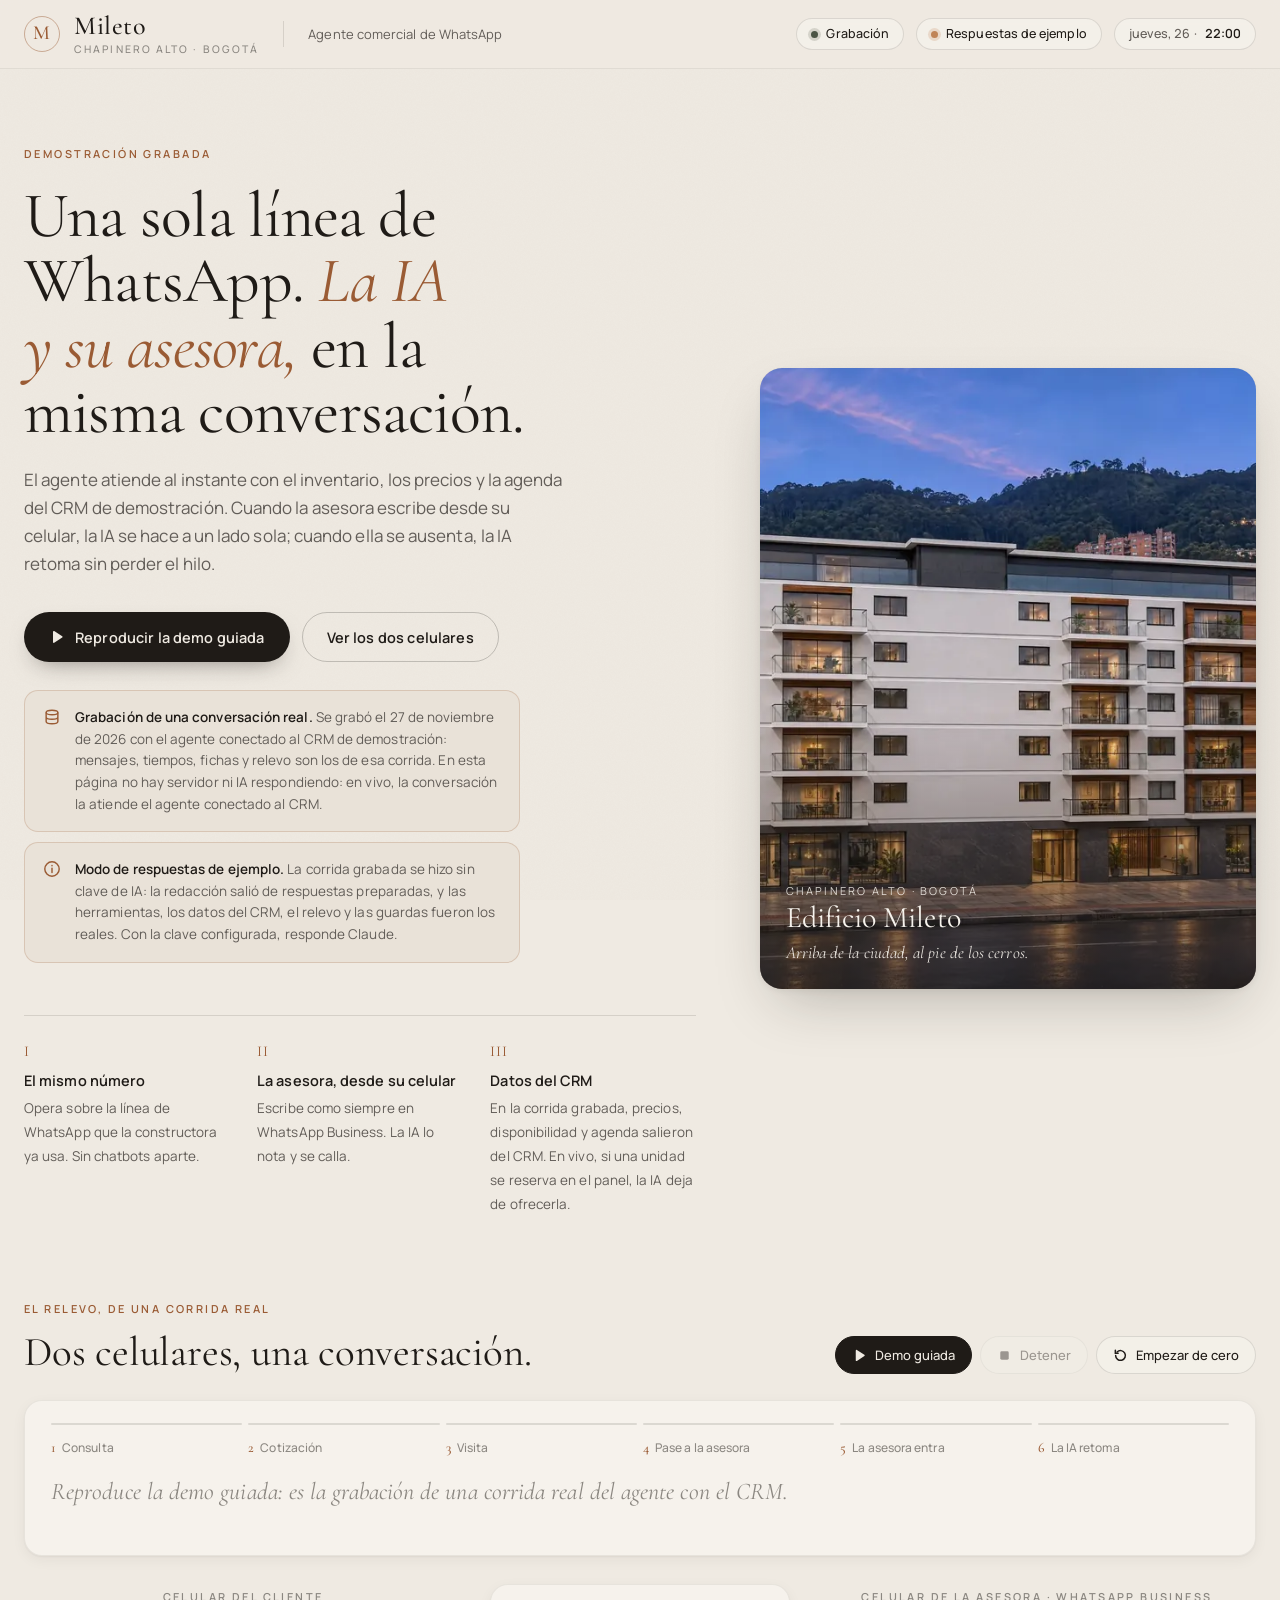
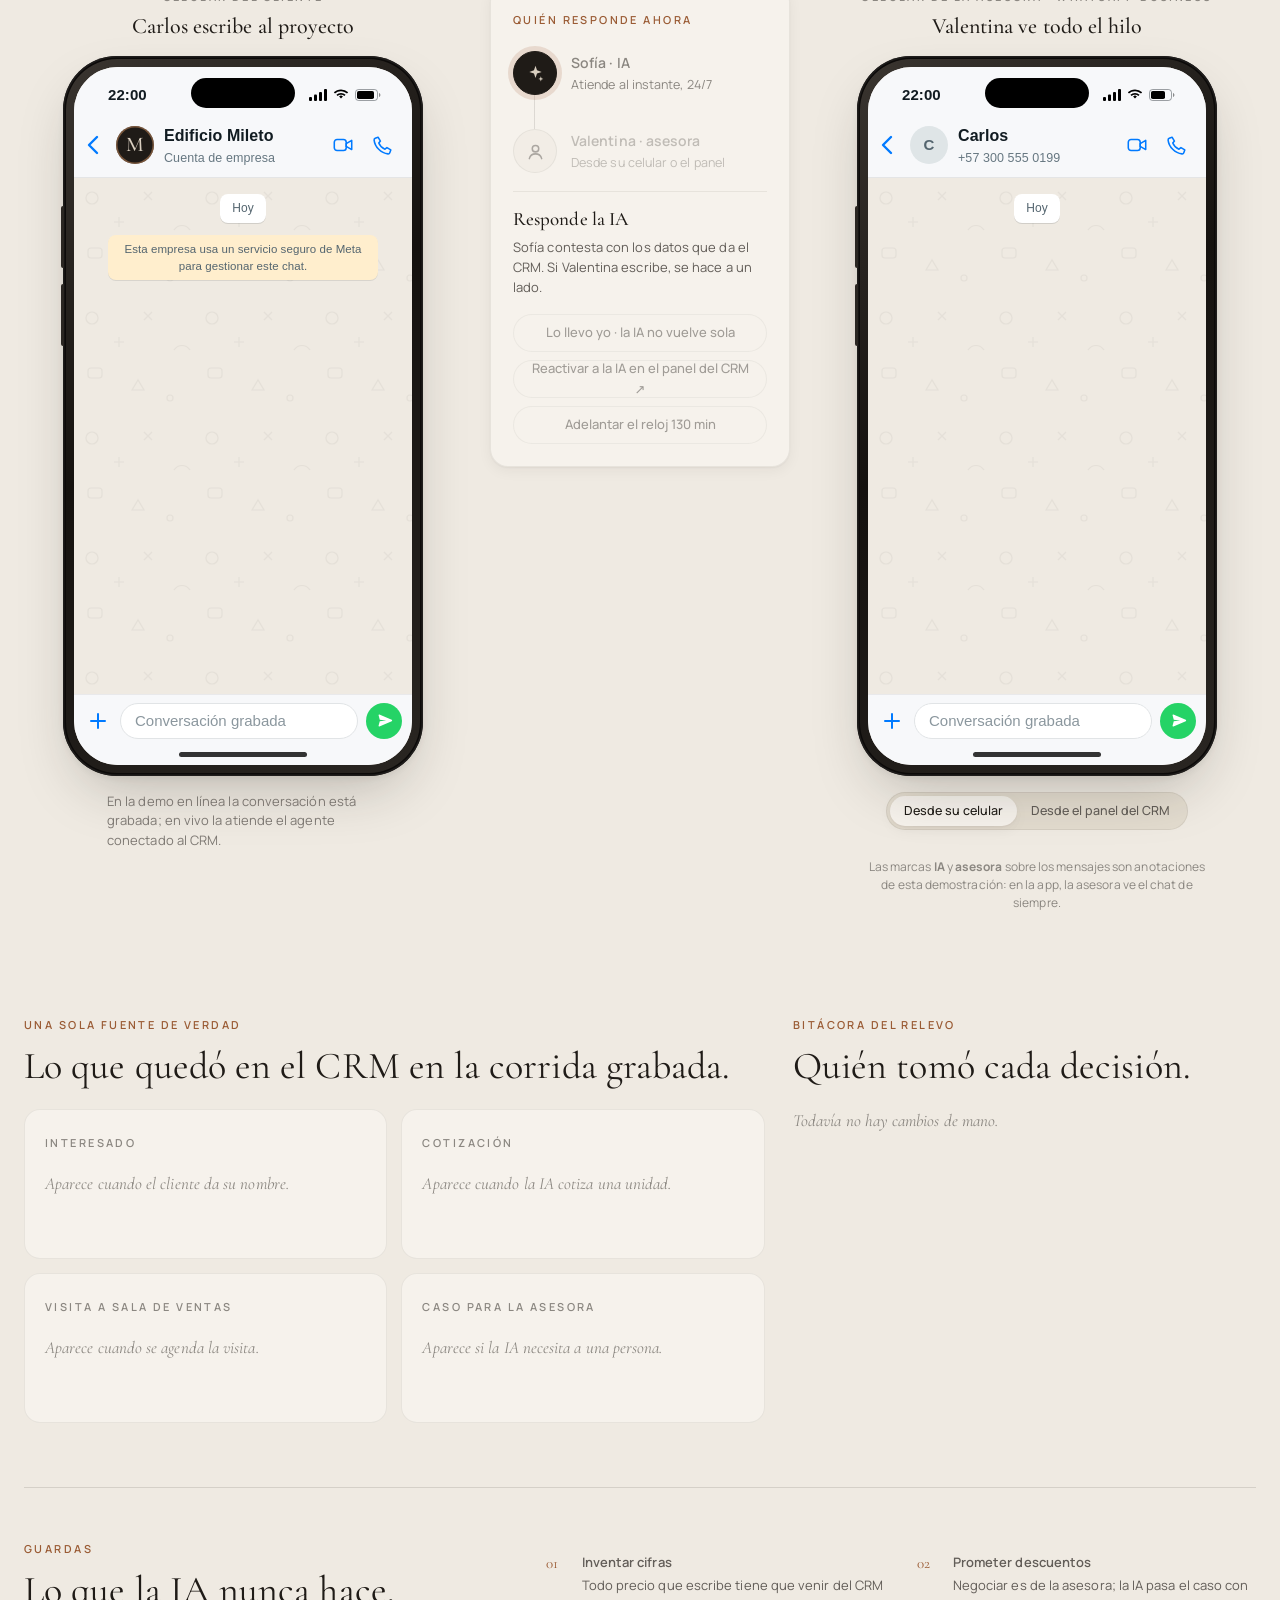
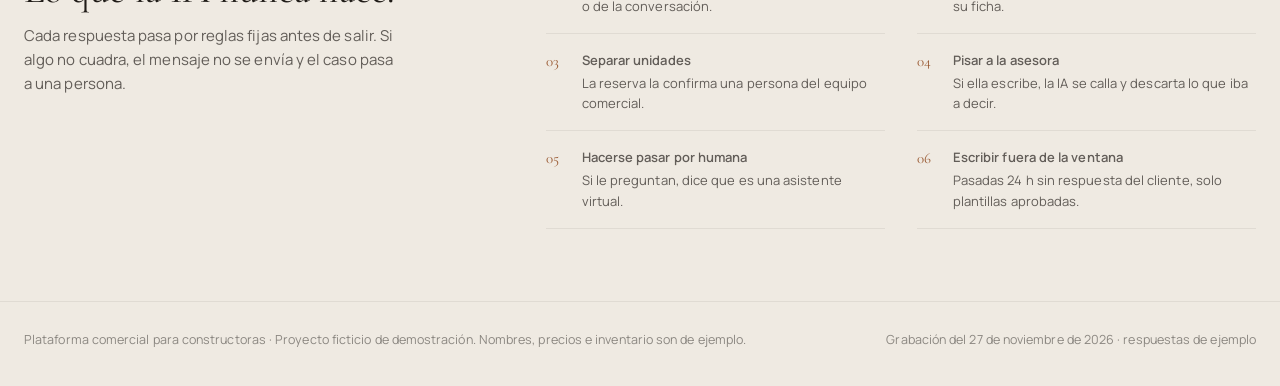
<file: agente/index.html>
<!doctype html>
<html lang="es">
<head>
<meta charset="utf-8">
<meta name="viewport" content="width=device-width, initial-scale=1">
<meta name="color-scheme" content="light">
<title>Edificio Mileto · Agente de WhatsApp</title>
<link rel="preconnect" href="https://fonts.googleapis.com">
<link rel="preconnect" href="https://fonts.gstatic.com" crossorigin>
<style>
/* ===================================================================
   Tokens. Los valores por defecto son la paleta "Mármol y teca"; al cargar,
   /sim/marca los reemplaza con los de web/proyecto.json (fuente única).
   =================================================================== */
:root {
  --hueso: #EFEAE2; --arena: #D9CFC0; --piedra: #B9AD9C; --teca: #9A5B34;
  --teca-clara: #C08457; --cerro: #4B5545; --grafito: #1F1B17; --noche: #15120F;
  --papel: #F6F2EC;
  --tinta: var(--grafito);
  --tinta-2: color-mix(in srgb, var(--grafito) 68%, var(--hueso));
  --tinta-3: color-mix(in srgb, var(--grafito) 48%, var(--hueso));
  --linea: color-mix(in srgb, var(--grafito) 12%, transparent);
  --linea-2: color-mix(in srgb, var(--grafito) 7%, transparent);
  --f-titulo: "Cormorant Garamond", "Cormorant", Georgia, "Times New Roman", serif;
  --f-texto: "Manrope", "Segoe UI", system-ui, -apple-system, sans-serif;
  --f-wa: -apple-system, BlinkMacSystemFont, "SF Pro Text", "Segoe UI", Roboto, Helvetica, Arial, sans-serif;
  --sombra-1: 0 1px 2px rgba(31,27,23,.05), 0 4px 14px rgba(31,27,23,.05);
  --sombra-2: 0 2px 6px rgba(31,27,23,.06), 0 24px 60px -18px rgba(31,27,23,.28);
  --radio: 18px;
  --ease: cubic-bezier(.22,.8,.24,1);
}
* { box-sizing: border-box; }
html { -webkit-text-size-adjust: 100%; }
body {
  margin: 0; background: var(--hueso); color: var(--tinta);
  font: 400 15px/1.6 var(--f-texto); letter-spacing: .005em;
  -webkit-font-smoothing: antialiased; text-rendering: optimizeLegibility;
}
/* Grano muy leve, como de piedra */
body::before {
  content: ""; position: fixed; inset: 0; pointer-events: none; z-index: 0; opacity: .5;
  background-image: url("data:image/svg+xml,%3Csvg xmlns='http://www.w3.org/2000/svg' width='160' height='160'%3E%3Cfilter id='n'%3E%3CfeTurbulence type='fractalNoise' baseFrequency='.85' numOctaves='2' stitchTiles='stitch'/%3E%3CfeColorMatrix values='0 0 0 0 .12 0 0 0 0 .1 0 0 0 0 .09 0 0 0 .05 0'/%3E%3C/filter%3E%3Crect width='100%25' height='100%25' filter='url(%23n)'/%3E%3C/svg%3E");
}
body > * { position: relative; z-index: 1; }
button, input { font: inherit; color: inherit; }
button { cursor: pointer; }
:focus-visible { outline: 2px solid var(--teca); outline-offset: 2px; border-radius: 8px; }
.envoltura { width: min(1320px, 100% - 48px); margin-inline: auto; }
.ojo { font: 600 11px/1 var(--f-texto); letter-spacing: .22em; text-transform: uppercase; color: var(--teca); }
.serif { font-family: var(--f-titulo); }

/* ------------------------------------------------------------ barra superior */
.barra {
  position: sticky; top: 0; z-index: 20;
  background: color-mix(in srgb, var(--hueso) 82%, transparent);
  backdrop-filter: saturate(1.2) blur(14px); -webkit-backdrop-filter: saturate(1.2) blur(14px);
  border-bottom: 1px solid var(--linea-2);
}
.barra .envoltura { display: flex; align-items: center; gap: 24px; height: 68px; }
.marca { display: flex; align-items: center; gap: 14px; text-decoration: none; color: inherit; }
.marca-sello {
  width: 36px; height: 36px; border-radius: 50%; display: grid; place-items: center;
  border: 1px solid color-mix(in srgb, var(--teca) 45%, transparent);
  font: 500 20px/1 var(--f-titulo); color: var(--teca); padding-bottom: 2px;
}
.marca-nombre { display: block; font: 500 26px/1 var(--f-titulo); letter-spacing: .02em; }
.marca-lugar { display: block; }
a.boton { text-decoration: none; color: inherit; }
.marca-lugar { font: 500 10.5px/1 var(--f-texto); letter-spacing: .2em; text-transform: uppercase; color: var(--tinta-3); margin-top: 5px; }
.barra-sep { width: 1px; height: 26px; background: var(--linea); }
.barra-titulo { font-size: 13px; color: var(--tinta-2); }
.barra-der { margin-left: auto; display: flex; align-items: center; gap: 12px; }
.pastilla {
  display: inline-flex; align-items: center; gap: 8px; height: 32px; padding: 0 14px; border-radius: 99px;
  font-size: 12.5px; font-weight: 500; border: 1px solid var(--linea); background: color-mix(in srgb, var(--papel) 70%, transparent);
  white-space: nowrap;
}
.pastilla .punto { width: 7px; height: 7px; border-radius: 50%; background: var(--cerro); box-shadow: 0 0 0 3px color-mix(in srgb, var(--cerro) 18%, transparent); }
.pastilla.ejemplo .punto { background: var(--teca-clara); box-shadow: 0 0 0 3px color-mix(in srgb, var(--teca-clara) 22%, transparent); }
.pastilla.datos[data-fuente="archivo"] .punto { background: var(--piedra); box-shadow: 0 0 0 3px color-mix(in srgb, var(--piedra) 30%, transparent); }
.pastilla.datos[data-fuente="caido"] .punto { background: #a44a3f; box-shadow: 0 0 0 3px rgba(164,74,63,.2); }
.aviso-datos[data-fuente="vivo"] { background: color-mix(in srgb, var(--cerro) 9%, var(--papel)); border-color: color-mix(in srgb, var(--cerro) 28%, transparent); }
.aviso-datos[data-fuente="vivo"] svg { color: var(--cerro); }
.aviso-datos[data-fuente="caido"] { border-color: rgba(164,74,63,.4); }
.aviso-datos[data-fuente="caido"] svg { color: #a44a3f; }
.aviso-datos + .aviso-ejemplo { margin-top: 10px; }
.nota-registro { margin: 8px 0 0; font-size: 13px; color: var(--tinta-3); }
.reloj-demo { font-variant-numeric: tabular-nums; color: var(--tinta-2); }
.reloj-demo b { color: var(--tinta); font-weight: 600; }

/* ------------------------------------------------------------ portada */
.portada { padding: 72px 0 40px; }
.portada .envoltura { display: grid; grid-template-columns: minmax(0, 1.15fr) minmax(0, .85fr); gap: 64px; align-items: center; }
.portada h1 {
  font: 400 clamp(40px, 5vw, 68px)/1.02 var(--f-titulo); letter-spacing: -.012em; margin: 18px 0 22px; text-wrap: balance;
}
.portada h1 em { font-style: italic; color: var(--teca); font-weight: 400; }
.portada .bajada { font-size: 17px; line-height: 1.65; color: var(--tinta-2); max-width: 54ch; margin: 0 0 34px; }
.acciones { display: flex; flex-wrap: wrap; gap: 12px; align-items: center; }
.boton {
  display: inline-flex; align-items: center; gap: 10px; height: 50px; padding: 0 24px; border-radius: 99px;
  border: 1px solid transparent; font-weight: 600; font-size: 14.5px; letter-spacing: .01em;
  transition: transform .25s var(--ease), background .25s, box-shadow .25s, border-color .25s, color .25s;
}
.boton:active { transform: translateY(1px) scale(.99); }
.boton.principal { background: var(--grafito); color: var(--hueso); box-shadow: 0 10px 24px -12px rgba(31,27,23,.55); }
.boton.principal:hover { background: var(--teca); }
.boton.principal svg { width: 16px; height: 16px; }
.boton.secundario { border-color: color-mix(in srgb, var(--grafito) 22%, transparent); background: transparent; }
.boton.secundario:hover { border-color: var(--grafito); }
.boton[disabled] { opacity: .45; pointer-events: none; }
.hechos { display: grid; grid-template-columns: repeat(3, 1fr); gap: 28px; margin-top: 52px; padding-top: 28px; border-top: 1px solid var(--linea); }
.hecho b { display: block; font: 400 15px/1 var(--f-titulo); color: var(--teca); letter-spacing: .06em; margin-bottom: 10px; }
.hecho strong { display: block; font-weight: 600; font-size: 14.5px; margin-bottom: 4px; }
.hecho span { font-size: 13.5px; color: var(--tinta-2); line-height: 1.55; }
.foto {
  position: relative; margin: 0; border-radius: 22px; overflow: hidden; aspect-ratio: 4 / 5; background: var(--arena);
  box-shadow: var(--sombra-2);
}
.foto img { width: 100%; height: 100%; object-fit: cover; display: block; transform: scale(1.02); }
.foto::after { content: ""; position: absolute; inset: 0; background: linear-gradient(180deg, transparent 55%, rgba(21,18,15,.62)); }
.foto figcaption { position: absolute; left: 26px; right: 26px; bottom: 24px; z-index: 1; color: #F6F2EC; }
.foto figcaption .serif { font-size: 30px; line-height: 1.05; display: block; }
.foto figcaption small { font-size: 11px; letter-spacing: .2em; text-transform: uppercase; opacity: .85; }
.foto .eslogan { font: italic 400 17px/1.35 var(--f-titulo); opacity: .92; margin-top: 8px; display: block; }
.aviso-ejemplo {
  display: none; gap: 14px; align-items: flex-start; margin-top: 28px; padding: 16px 18px; border-radius: 14px;
  background: color-mix(in srgb, var(--arena) 45%, var(--papel)); border: 1px solid color-mix(in srgb, var(--teca) 22%, transparent);
  font-size: 13.5px; color: var(--tinta-2); max-width: 62ch;
}
.aviso-ejemplo.visible { display: flex; }
.nota-grabado { margin: 0; font-size: 13px; line-height: 1.5; color: var(--tinta-2, inherit); opacity: .8; max-width: 34ch; }
.aviso-ejemplo svg { flex: none; width: 18px; height: 18px; color: var(--teca); margin-top: 1px; }
.aviso-ejemplo b { color: var(--tinta); font-weight: 600; }

/* ------------------------------------------------------------ demo: narración */
.demo { padding: 40px 0 24px; scroll-margin-top: 40px; }
.cabeza-seccion { display: flex; align-items: end; justify-content: space-between; gap: 24px; margin-bottom: 26px; flex-wrap: wrap; }
.cabeza-seccion h2 { font: 400 clamp(30px, 3.2vw, 42px)/1.08 var(--f-titulo); margin: 10px 0 0; letter-spacing: -.005em; }
.herramientas { display: flex; gap: 8px; align-items: center; flex-wrap: wrap; }
.boton-chico {
  height: 38px; padding: 0 16px; border-radius: 99px; border: 1px solid var(--linea); background: color-mix(in srgb, var(--papel) 70%, transparent);
  font-size: 13px; font-weight: 500; display: inline-flex; align-items: center; gap: 8px; transition: border-color .2s, background .2s, color .2s;
}
.boton-chico:hover { border-color: color-mix(in srgb, var(--grafito) 35%, transparent); background: var(--papel); }
.boton-chico svg { width: 15px; height: 15px; }
.boton-chico.oscuro { background: var(--grafito); color: var(--hueso); border-color: var(--grafito); }
.boton-chico.oscuro:hover { background: var(--teca); border-color: var(--teca); }
.boton-chico[disabled] { opacity: .4; pointer-events: none; }

.narracion {
  background: var(--papel); border: 1px solid var(--linea-2); border-radius: var(--radio); box-shadow: var(--sombra-1);
  padding: 22px 26px; margin-bottom: 28px;
}
.pasos { display: grid; grid-template-columns: repeat(6, 1fr); gap: 6px; list-style: none; margin: 0 0 18px; padding: 0; }
.paso { position: relative; padding-top: 14px; font-size: 12px; color: var(--tinta-3); font-weight: 500; transition: color .3s; }
.paso::before { content: ""; position: absolute; top: 0; left: 0; right: 0; height: 2px; border-radius: 2px; background: var(--linea); }
.paso::after { content: ""; position: absolute; top: 0; left: 0; height: 2px; width: 0; border-radius: 2px; background: var(--teca); transition: width .6s var(--ease); }
.paso.hecho::after, .paso.activo::after { width: 100%; }
.paso.activo { color: var(--tinta); }
.paso.hecho { color: var(--tinta-2); }
.paso i { font-style: normal; font-family: var(--f-titulo); font-size: 14px; margin-right: 6px; color: var(--teca); }
.leyenda-paso { display: flex; gap: 18px; align-items: baseline; min-height: 56px; }
.leyenda-paso .serif { font-size: 24px; line-height: 1.25; font-style: italic; color: var(--tinta); flex: 1; text-wrap: pretty; }
.leyenda-paso .serif.inactivo { color: var(--tinta-3); }

/* ------------------------------------------------------------ escenario */
.escenario { display: grid; grid-template-columns: 1fr 300px 1fr; gap: 28px; align-items: start; }
.columna-cel { display: flex; flex-direction: column; align-items: center; gap: 16px; }
.rotulo-cel { text-align: center; }
.rotulo-cel .ojo { color: var(--tinta-3); }
.rotulo-cel strong { display: block; font: 500 22px/1.15 var(--f-titulo); margin-top: 6px; }

.celular {
  --ancho: 360px;
  width: min(var(--ancho), 100%); height: 720px; border-radius: 54px; padding: 11px;
  background: linear-gradient(145deg, #3a3530, #15120f 45%, #2a2622);
  box-shadow: inset 0 0 0 1.5px rgba(255,255,255,.08), inset 0 0 0 3px #0c0a09, var(--sombra-2);
  position: relative;
}
.celular::before { /* botones laterales */
  content: ""; position: absolute; left: -2.5px; top: 150px; width: 3px; height: 62px; border-radius: 2px 0 0 2px;
  background: #2a2622; box-shadow: 0 -52px 0 -8px #2a2622, 0 78px 0 0 #2a2622;
}
.pantalla {
  height: 100%; border-radius: 44px; overflow: hidden; display: flex; flex-direction: column; position: relative;
  background: #efeae2; font-family: var(--f-wa); color: #111b21; isolation: isolate;
}
.isla { position: absolute; top: 11px; left: 50%; transform: translateX(-50%); width: 104px; height: 30px; border-radius: 20px; background: #000; z-index: 5; }
.estado-cel { height: 50px; flex: none; display: flex; align-items: center; justify-content: space-between; padding: 6px 30px 0 34px; background: #f7f8fa; font: 600 15px/1 var(--f-wa); }
.estado-cel .iconos { display: flex; gap: 6px; align-items: center; }
.estado-cel svg { height: 12px; }
.cab-chat {
  flex: none; display: flex; align-items: center; gap: 10px; padding: 6px 12px 9px 6px; background: #f7f8fa;
  border-bottom: 1px solid rgba(0,0,0,.08);
}
.cab-chat .atras { width: 26px; height: 26px; color: #007aff; display: grid; place-items: center; flex: none; }
.avatar { width: 38px; height: 38px; border-radius: 50%; flex: none; display: grid; place-items: center; font-weight: 600; font-size: 15px; }
.avatar.mileto { background: var(--grafito); color: var(--arena); font: 500 21px/1 var(--f-titulo); padding-bottom: 2px; box-shadow: inset 0 0 0 1.5px color-mix(in srgb, var(--teca-clara) 55%, transparent); }
.avatar.persona { background: #dfe5e7; color: #54656f; }
.cab-chat .quien { flex: 1; min-width: 0; }
.cab-chat .quien b { display: block; font-size: 16px; font-weight: 600; white-space: nowrap; overflow: hidden; text-overflow: ellipsis; }
.cab-chat .quien span { display: block; font-size: 12.5px; color: #667781; white-space: nowrap; overflow: hidden; text-overflow: ellipsis; transition: color .2s; }
.cab-chat .quien span.escribe { color: #25a35a; }
.cab-chat .acciones-chat { display: flex; gap: 18px; color: #007aff; padding-right: 6px; }
.cab-chat .acciones-chat svg { width: 22px; height: 22px; }

.chat {
  flex: 1; overflow-y: auto; padding: 10px 12px 12px; display: flex; flex-direction: column; gap: 2px;
  background-color: #efeae2; scroll-behavior: smooth; overscroll-behavior: contain;
  background-image: url("data:image/svg+xml,%3Csvg xmlns='http://www.w3.org/2000/svg' width='120' height='120' viewBox='0 0 120 120' fill='none' stroke='%23000' stroke-opacity='.045' stroke-width='1.2'%3E%3Ccircle cx='18' cy='20' r='6'/%3E%3Cpath d='M70 14l8 8m0-8l-8 8'/%3E%3Cpath d='M100 52c4-6 12-6 16 0'/%3E%3Crect x='14' y='70' width='14' height='10' rx='3'/%3E%3Cpath d='M58 92l6-10 6 10z'/%3E%3Ccircle cx='96' cy='100' r='3'/%3E%3Cpath d='M40 44h10M45 39v10'/%3E%3C/svg%3E");
}
.chat::-webkit-scrollbar { width: 0; }
.pildora-fecha { align-self: center; margin: 6px 0 10px; background: #fff; color: #54656f; font-size: 12px; font-weight: 500; padding: 5px 12px; border-radius: 8px; box-shadow: 0 1px .5px rgba(11,20,26,.13); }
.cifrado { align-self: center; max-width: 86%; text-align: center; background: #ffeecd; color: #54656f; font-size: 11.5px; line-height: 1.4; padding: 6px 10px; border-radius: 8px; margin-bottom: 8px; box-shadow: 0 1px .5px rgba(11,20,26,.1); }

.globo {
  position: relative; max-width: 82%; padding: 6px 9px 8px; border-radius: 8px; font-size: 14.6px; line-height: 1.36;
  box-shadow: 0 1px .5px rgba(11,20,26,.13); word-wrap: break-word; overflow-wrap: anywhere; margin-top: 2px;
}
.globo.entra { align-self: flex-start; background: #fff; }
.globo.sale { align-self: flex-end; background: #d9fdd3; }
.globo.cola { margin-top: 8px; }
.globo.cola.entra { border-top-left-radius: 0; }
.globo.cola.sale { border-top-right-radius: 0; }
.globo.cola.entra::before, .globo.cola.sale::before { content: ""; position: absolute; top: 0; width: 8px; height: 13px; }
.globo.cola.entra::before { left: -8px; background: #fff; clip-path: polygon(100% 0, 0 0, 100% 100%); }
.globo.cola.sale::before { right: -8px; background: #d9fdd3; clip-path: polygon(0 0, 100% 0, 0 100%); }
.globo .meta { float: right; margin: 6px 0 -4px 10px; font-size: 11px; color: #667781; display: inline-flex; align-items: center; gap: 3px; line-height: 1; position: relative; top: 4px; }
.globo .meta svg { width: 16px; height: 11px; color: #8696a0; }
.globo .meta svg.leido { color: #53bdeb; }
.globo strong { font-weight: 600; }
.globo .nota-demo { display: block; font: 600 10px/1 var(--f-texto); letter-spacing: .12em; text-transform: uppercase; margin: 1px 0 5px; }
.globo .nota-demo.ia { color: var(--teca); }
.globo .nota-demo.asesor { color: var(--cerro); }
.globo.nuevo { animation: aparecer .38s var(--ease) both; }
@keyframes aparecer { from { opacity: 0; transform: translateY(8px) scale(.98); } to { opacity: 1; transform: none; } }
.escribiendo-globo { align-self: flex-start; background: #fff; border-radius: 8px; border-top-left-radius: 0; padding: 11px 14px; margin-top: 8px; display: flex; gap: 4px; position: relative; box-shadow: 0 1px .5px rgba(11,20,26,.13); animation: aparecer .3s var(--ease) both; }
.escribiendo-globo::before { content: ""; position: absolute; top: 0; left: -8px; width: 8px; height: 13px; background: #fff; clip-path: polygon(100% 0, 0 0, 100% 100%); }
.escribiendo-globo i { width: 7px; height: 7px; border-radius: 50%; background: #8696a0; animation: saltar 1.2s infinite ease-in-out; }
.escribiendo-globo i:nth-child(2) { animation-delay: .15s; } .escribiendo-globo i:nth-child(3) { animation-delay: .3s; }
@keyframes saltar { 0%, 60%, 100% { transform: translateY(0); opacity: .5; } 30% { transform: translateY(-4px); opacity: 1; } }
.marca-sistema {
  align-self: center; margin: 10px 0 6px; max-width: 88%; text-align: center; font: 600 10.5px/1.35 var(--f-texto); letter-spacing: .08em; text-transform: uppercase;
  color: var(--teca); background: color-mix(in srgb, #fff 82%, var(--arena)); border: 1px dashed color-mix(in srgb, var(--teca) 45%, transparent);
  padding: 6px 11px; border-radius: 99px; animation: aparecer .38s var(--ease) both;
}
.marca-sistema.cerro { color: var(--cerro); border-color: color-mix(in srgb, var(--cerro) 45%, transparent); }

.compositor { flex: none; display: flex; align-items: center; gap: 8px; padding: 8px 10px 26px; background: #f7f8fa; border-top: 1px solid rgba(0,0,0,.06); }
.compositor .mas { color: #007aff; width: 28px; height: 28px; display: grid; place-items: center; flex: none; }
.compositor input {
  flex: 1; min-width: 0; height: 36px; border-radius: 18px; border: 1px solid #e1e4e6; background: #fff; padding: 0 14px;
  font: 400 15px/1 var(--f-wa); color: #111b21; outline: none; transition: border-color .2s;
}
.compositor input:focus { border-color: #c9ced2; }
.compositor input::placeholder { color: #8b979e; }
.compositor .enviar { width: 36px; height: 36px; border-radius: 50%; border: 0; background: #25d366; color: #fff; display: grid; place-items: center; flex: none; transition: transform .2s var(--ease), background .2s; }
.compositor .enviar:hover { background: #1fbe5b; }
.compositor .enviar:active { transform: scale(.92); }
.compositor .enviar svg { width: 17px; height: 17px; margin-left: 2px; }
.barra-inicio { position: absolute; bottom: 8px; left: 50%; transform: translateX(-50%); width: 128px; height: 5px; border-radius: 3px; background: #111; opacity: .85; }

.sugerencias { display: flex; flex-wrap: wrap; gap: 7px; justify-content: center; max-width: 380px; }
.sugerencias button {
  height: 32px; padding: 0 13px; border-radius: 99px; border: 1px solid var(--linea); background: color-mix(in srgb, var(--papel) 70%, transparent);
  font-size: 12.5px; color: var(--tinta-2); transition: border-color .2s, color .2s, background .2s;
}
.sugerencias button:hover { border-color: var(--teca); color: var(--teca); background: var(--papel); }
.via { display: inline-flex; padding: 3px; border-radius: 99px; background: color-mix(in srgb, var(--arena) 55%, transparent); border: 1px solid var(--linea-2); }
.via button { height: 30px; padding: 0 14px; border-radius: 99px; border: 0; background: transparent; font-size: 12.5px; font-weight: 500; color: var(--tinta-2); transition: background .25s, color .25s, box-shadow .25s; }
.via button[aria-pressed="true"] { background: var(--papel); color: var(--tinta); box-shadow: var(--sombra-1); }
.nota-pie { font-size: 12px; color: var(--tinta-3); text-align: center; max-width: 340px; line-height: 1.5; }

/* ------------------------------------------------------------ riel del relevo */
.riel { position: sticky; top: 92px; display: flex; flex-direction: column; gap: 16px; }
.tarjeta { background: var(--papel); border: 1px solid var(--linea-2); border-radius: var(--radio); box-shadow: var(--sombra-1); padding: 22px; }
.tarjeta h3 { font: 500 21px/1.15 var(--f-titulo); margin: 8px 0 0; }
.relevo-nodos { position: relative; margin: 20px 0 6px; display: grid; gap: 34px; }
.relevo-nodos::before { content: ""; position: absolute; left: 21px; top: 44px; bottom: 44px; width: 1px; background: linear-gradient(var(--linea), var(--linea)); }
.relevo-nodos .flujo { position: absolute; left: 21px; top: 44px; width: 1px; height: 0; background: var(--teca); transition: height .7s var(--ease), top .7s var(--ease); }
.nodo { display: flex; gap: 14px; align-items: center; position: relative; transition: opacity .4s; opacity: .5; }
.nodo.activo { opacity: 1; }
.nodo .disco { width: 44px; height: 44px; border-radius: 50%; display: grid; place-items: center; flex: none; position: relative; background: var(--hueso); border: 1px solid var(--linea); transition: background .4s, border-color .4s, color .4s, box-shadow .4s; color: var(--tinta-2); }
.nodo .disco svg { width: 19px; height: 19px; }
.nodo.activo .disco { background: var(--grafito); color: var(--arena); border-color: var(--grafito); box-shadow: 0 0 0 5px color-mix(in srgb, var(--teca) 16%, transparent); }
.nodo.activo.asesora .disco { background: var(--cerro); border-color: var(--cerro); color: var(--hueso); box-shadow: 0 0 0 5px color-mix(in srgb, var(--cerro) 16%, transparent); }
.nodo.activo .disco::after { content: ""; position: absolute; inset: -5px; border-radius: 50%; border: 1px solid currentColor; opacity: 0; animation: latido 2.4s var(--ease) infinite; color: var(--teca); }
.nodo.activo.asesora .disco::after { color: var(--cerro); }
@keyframes latido { 0% { transform: scale(.92); opacity: .55; } 100% { transform: scale(1.35); opacity: 0; } }
.nodo b { display: block; font-weight: 600; font-size: 14px; }
.nodo span { display: block; font-size: 12.5px; color: var(--tinta-3); }
.estado-texto { margin-top: 18px; padding-top: 16px; border-top: 1px solid var(--linea-2); }
.estado-texto strong { display: block; font: 500 19px/1.2 var(--f-titulo); }
.estado-texto p { margin: 6px 0 0; font-size: 13px; color: var(--tinta-2); line-height: 1.55; }
.silencio { display: none; align-items: center; gap: 14px; margin-top: 16px; padding: 12px 14px; border-radius: 14px; background: color-mix(in srgb, var(--arena) 38%, transparent); }
.silencio.visible { display: flex; }
.silencio svg { width: 46px; height: 46px; flex: none; transform: rotate(-90deg); }
.silencio .pista { stroke: var(--linea); }
.silencio .avance { stroke: var(--cerro); stroke-linecap: round; transition: stroke-dashoffset .8s var(--ease); }
.silencio div { font-size: 12.5px; color: var(--tinta-2); line-height: 1.45; }
.silencio b { display: block; font: 500 18px/1.1 var(--f-titulo); color: var(--tinta); font-variant-numeric: tabular-nums; }
.controles { display: grid; gap: 8px; margin-top: 16px; }
.controles .boton-chico { justify-content: center; width: 100%; }
.ficha { display: none; position: relative; overflow: hidden; }
.ficha.visible { display: block; animation: aparecer .5s var(--ease) both; }
.ficha::before { content: ""; position: absolute; left: 0; top: 0; bottom: 0; width: 3px; background: var(--teca); }
.ficha dl { margin: 14px 0 0; display: grid; gap: 10px; }
.ficha dt { font: 600 10.5px/1 var(--f-texto); letter-spacing: .16em; text-transform: uppercase; color: var(--tinta-3); }
.ficha dd { margin: 4px 0 0; font-size: 13.5px; line-height: 1.5; }

/* ------------------------------------------------------------ CRM y bitácora */
.registro { padding: 64px 0 40px; }
.registro .envoltura { display: grid; grid-template-columns: minmax(0, 1.6fr) minmax(0, 1fr); gap: 28px; }
.crm-rejilla { display: grid; grid-template-columns: repeat(2, 1fr); gap: 14px; margin-top: 22px; }
.ficha-crm { background: var(--papel); border: 1px solid var(--linea-2); border-radius: 16px; padding: 20px; min-height: 150px; position: relative; transition: border-color .5s, box-shadow .5s; }
.ficha-crm .titulo { display: flex; align-items: center; justify-content: space-between; gap: 10px; }
.ficha-crm .titulo .ojo { color: var(--tinta-3); }
.ficha-crm .titulo .sello { font-size: 11px; font-weight: 600; padding: 3px 9px; border-radius: 99px; background: color-mix(in srgb, var(--cerro) 12%, transparent); color: var(--cerro); opacity: 0; transition: opacity .4s; }
.ficha-crm.lleno .sello { opacity: 1; }
.ficha-crm .valor { font: 500 24px/1.15 var(--f-titulo); margin: 14px 0 6px; font-variant-numeric: lining-nums; }
.ficha-crm .titulo .sello { font-weight: 600; }
.ficha-crm .detalle { font-size: 13px; color: var(--tinta-2); line-height: 1.6; }
.ficha-crm .vacio { font-size: 13px; color: var(--tinta-3); margin-top: 16px; font-style: italic; font-family: var(--f-titulo); font-size: 17px; }
.ficha-crm.destello { border-color: color-mix(in srgb, var(--teca) 55%, transparent); box-shadow: 0 0 0 4px color-mix(in srgb, var(--teca) 10%, transparent); }
.bitacora { list-style: none; margin: 22px 0 0; padding: 0; max-height: 432px; overflow-y: auto; }
.bitacora li { position: relative; padding: 0 0 18px 26px; font-size: 13px; color: var(--tinta-2); line-height: 1.5; }
.bitacora li::before { content: ""; position: absolute; left: 5px; top: 7px; width: 7px; height: 7px; border-radius: 50%; background: var(--piedra); }
.bitacora li::after { content: ""; position: absolute; left: 8px; top: 19px; bottom: 0; width: 1px; background: var(--linea); }
.bitacora li:last-child::after { display: none; }
.bitacora li.ia::before { background: var(--teca); }
.bitacora li.asesora::before { background: var(--cerro); }
.bitacora li.guarda::before { background: #a44a3f; }
.bitacora li b { color: var(--tinta); font-weight: 600; }
.bitacora time { font-variant-numeric: tabular-nums; color: var(--tinta-3); margin-right: 6px; }
.bitacora .vacio::before, .bitacora .vacio::after { display: none; }
.bitacora .vacio { padding-left: 0; font: italic 17px/1.4 var(--f-titulo); color: var(--tinta-3); }

.nunca { padding: 24px 0 72px; }
.nunca .envoltura { border-top: 1px solid var(--linea); padding-top: 48px; display: grid; grid-template-columns: minmax(0, .8fr) minmax(0, 1.2fr); gap: 48px; }
.nunca h2 { font: 400 clamp(28px, 3vw, 38px)/1.1 var(--f-titulo); margin: 10px 0 12px; }
.nunca p { color: var(--tinta-2); margin: 0; max-width: 42ch; }
.nunca ul { list-style: none; margin: 0; padding: 0; display: grid; grid-template-columns: repeat(2, 1fr); gap: 0 32px; }
.nunca li { padding: 16px 0; border-bottom: 1px solid var(--linea-2); display: flex; gap: 14px; font-size: 14px; }
.nunca li b { display: block; font-weight: 600; margin-bottom: 2px; }
.nunca li span { color: var(--tinta-2); font-size: 13px; }
.nunca li i { font: 400 15px/1.5 var(--f-titulo); color: var(--teca); font-style: normal; flex: none; width: 22px; }
footer { border-top: 1px solid var(--linea-2); padding: 28px 0 36px; font-size: 12.5px; color: var(--tinta-3); }
footer .envoltura { display: flex; justify-content: space-between; gap: 16px; flex-wrap: wrap; }

/* ------------------------------------------------------------ adaptable */
@media (max-width: 1180px) {
  .escenario { grid-template-columns: 1fr 1fr; }
  .riel { grid-column: 1 / -1; grid-row: 2; position: static; display: grid; grid-template-columns: 1fr 1fr; }
  .registro .envoltura { grid-template-columns: 1fr; }
}
@media (max-width: 900px) {
  .portada .envoltura { grid-template-columns: 1fr; gap: 40px; }
  .foto { aspect-ratio: 16 / 10; }
  .nunca .envoltura { grid-template-columns: 1fr; gap: 24px; }
  .barra-titulo, .barra-sep { display: none; }
}
@media (max-width: 760px) {
  .envoltura { width: calc(100% - 32px); }
  .portada { padding-top: 40px; }
  .pastilla.datos { display: none; }
  .hechos { grid-template-columns: 1fr; gap: 18px; margin-top: 36px; }
  .escenario { grid-template-columns: 1fr; gap: 40px; }
  .riel { grid-template-columns: 1fr; grid-row: auto; }
  .columna-cel.asesor { order: 3; }
  .celular { height: 660px; }
  .pasos { grid-template-columns: repeat(3, 1fr); row-gap: 14px; }
  .leyenda-paso .serif { font-size: 20px; }
  .crm-rejilla { grid-template-columns: 1fr; }
  .nunca ul { grid-template-columns: 1fr; }
  .reloj-demo { display: none; }
  .marca-lugar { display: none; }
}
@media (prefers-reduced-motion: reduce) {
  *, *::before, *::after { animation-duration: .001ms !important; animation-iteration-count: 1 !important; transition-duration: .001ms !important; scroll-behavior: auto !important; }
}
</style>
</head>
<body>

<header class="barra">
  <div class="envoltura">
    <a class="marca" href="#" aria-label="Inicio">
      <span class="marca-sello" aria-hidden="true">M</span>
      <span><span class="marca-nombre" data-marca="nombre">Mileto</span><span class="marca-lugar" data-marca="lugar">Chapinero Alto · Bogotá</span></span>
    </a>
    <span class="barra-sep" aria-hidden="true"></span>
    <span class="barra-titulo">Agente comercial de WhatsApp</span>
    <div class="barra-der">
      <span class="pastilla datos" id="datos" title=""><span class="punto"></span><span id="datos-texto">Datos</span></span>
      <span class="pastilla" id="modo" title=""><span class="punto"></span><span id="modo-texto">Conectando…</span></span>
      <span class="pastilla reloj-demo" title="Hora del reloj de la demostración"><span id="reloj-dia">—</span><b id="reloj-hora">--:--</b></span>
    </div>
  </div>
</header>

<main>
<section class="portada">
  <div class="envoltura">
    <div>
      <span class="ojo" id="ojo-portada">Demostración en vivo</span>
      <h1>Una sola línea de WhatsApp. <em>La IA y su asesora,</em> en la misma conversación.</h1>
      <p class="bajada">El agente atiende al instante <span id="bajada-datos">con los datos del CRM</span>. Cuando la asesora escribe desde su celular, la IA se hace a un lado sola; cuando ella se ausenta, la IA retoma sin perder el hilo.</p>
      <div class="acciones">
        <button class="boton principal" id="b-guion" type="button">
          <svg viewBox="0 0 16 16" fill="currentColor" aria-hidden="true"><path d="M4 2.8v10.4c0 .6.7 1 1.2.6l8-5.2c.5-.3.5-1 0-1.3l-8-5.2C4.7 1.8 4 2.2 4 2.8z"/></svg>
          Reproducir la demo guiada
        </button>
        <a class="boton secundario" id="b-a-mano" href="#demo">Probar a mano</a>
      </div>
      <div class="aviso-ejemplo aviso-datos" id="aviso-datos" role="note">
        <svg viewBox="0 0 20 20" fill="none" stroke="currentColor" stroke-width="1.6" aria-hidden="true"><ellipse cx="10" cy="5" rx="6.5" ry="2.5"/><path d="M3.5 5v10c0 1.4 2.9 2.5 6.5 2.5s6.5-1.1 6.5-2.5V5M3.5 10c0 1.4 2.9 2.5 6.5 2.5s6.5-1.1 6.5-2.5"/></svg>
        <span><b id="aviso-datos-titulo">Datos</b> <span id="aviso-datos-texto"></span></span>
      </div>
      <div class="aviso-ejemplo" id="aviso-ejemplo" role="note">
        <svg viewBox="0 0 20 20" fill="none" stroke="currentColor" stroke-width="1.6" aria-hidden="true"><circle cx="10" cy="10" r="8"/><path d="M10 9v5M10 6.2v.1" stroke-linecap="round"/></svg>
        <span><b>Modo de respuestas de ejemplo.</b> <span id="aviso-ejemplo-texto">Esta copia corre sin clave de IA, así que la redacción sale de respuestas preparadas. Las herramientas, el relevo y las guardas son los mismos del servicio real. Con la clave configurada, responde Claude.</span></span>
      </div>
      <div class="hechos">
        <div class="hecho"><b>I</b><strong>El mismo número</strong><span>Opera sobre la línea de WhatsApp que la constructora ya usa. Sin chatbots aparte.</span></div>
        <div class="hecho"><b>II</b><strong>La asesora, desde su celular</strong><span>Escribe como siempre en WhatsApp Business. La IA lo nota y se calla.</span></div>
        <div class="hecho"><b>III</b><strong>Datos del CRM</strong><span id="hecho-datos">Precios, disponibilidad, agenda y cotizaciones salen de una sola fuente: el CRM.</span></div>
      </div>
    </div>
    <figure class="foto" id="foto">
      <img src="marca/img/fachada-1280.webp" alt="Fachada del Edificio Mileto con balcones en madera" loading="eager" onerror="this.closest('figure').style.display='none'">
      <figcaption>
        <small data-marca="lugar">Chapinero Alto · Bogotá</small>
        <span class="serif" data-marca="nombre_largo">Edificio Mileto</span>
        <span class="eslogan" data-marca="eslogan">Arriba de la ciudad, al pie de los cerros.</span>
      </figcaption>
    </figure>
  </div>
</section>

<section class="demo" id="demo">
  <div class="envoltura">
    <div class="cabeza-seccion">
      <div>
        <span class="ojo" id="ojo-demo">El relevo, en vivo</span>
        <h2>Dos celulares, una conversación.</h2>
      </div>
      <div class="herramientas">
        <button class="boton-chico oscuro" id="b-guion-2" type="button">
          <svg viewBox="0 0 16 16" fill="currentColor" aria-hidden="true"><path d="M4 2.8v10.4c0 .6.7 1 1.2.6l8-5.2c.5-.3.5-1 0-1.3l-8-5.2C4.7 1.8 4 2.2 4 2.8z"/></svg>
          <span>Demo guiada</span>
        </button>
        <button class="boton-chico" id="b-detener" type="button" disabled>
          <svg viewBox="0 0 16 16" fill="currentColor" aria-hidden="true"><rect x="3.5" y="3.5" width="9" height="9" rx="1.5"/></svg>
          Detener
        </button>
        <button class="boton-chico" id="b-reiniciar" type="button">
          <svg viewBox="0 0 16 16" fill="none" stroke="currentColor" stroke-width="1.6" stroke-linecap="round" aria-hidden="true"><path d="M2.8 8a5.2 5.2 0 1 0 1.6-3.8"/><path d="M2.5 2.5v3h3"/></svg>
          Empezar de cero
        </button>
      </div>
    </div>

    <div class="narracion" aria-live="polite">
      <ol class="pasos" id="pasos"></ol>
      <div class="leyenda-paso"><span class="serif inactivo" id="leyenda">Reproduce la demo guiada o escribe tú mismo como cliente y como asesora.</span></div>
    </div>

    <div class="escenario">
      <!-- Celular del cliente -->
      <div class="columna-cel cliente">
        <div class="rotulo-cel"><span class="ojo">Celular del cliente</span><strong id="rotulo-cliente">Carlos escribe al proyecto</strong></div>
        <div class="celular">
          <div class="pantalla">
            <div class="isla"></div>
            <div class="estado-cel"><span class="hora-cel">15:00</span><span class="iconos" aria-hidden="true">
              <svg viewBox="0 0 18 12"><rect x="0" y="8" width="3" height="4" rx="1"/><rect x="5" y="5.5" width="3" height="6.5" rx="1"/><rect x="10" y="3" width="3" height="9" rx="1"/><rect x="15" y="0" width="3" height="12" rx="1"/></svg>
              <svg viewBox="0 0 16 12"><path d="M8 2.2c2.3 0 4.4.9 6 2.4l1.2-1.3A10.2 10.2 0 0 0 8 .4C5.2.4 2.7 1.5.8 3.3L2 4.6a8.4 8.4 0 0 1 6-2.4zm0 3.6c1.3 0 2.5.5 3.4 1.3l1.2-1.3A6.8 6.8 0 0 0 8 4a6.8 6.8 0 0 0-4.6 1.8l1.2 1.3c.9-.8 2.1-1.3 3.4-1.3zM8 9.4l1.9-2a2.9 2.9 0 0 0-3.8 0z"/></svg>
              <svg viewBox="0 0 27 12"><rect x=".5" y=".5" width="22" height="11" rx="3" fill="none" stroke="currentColor" opacity=".4"/><rect x="2" y="2" width="17" height="8" rx="1.8"/><path d="M24 4v4c.8-.3 1.4-1.1 1.4-2s-.6-1.7-1.4-2z" opacity=".45"/></svg>
            </span></div>
            <div class="cab-chat">
              <span class="atras" aria-hidden="true"><svg viewBox="0 0 12 20" width="12" height="20" fill="none" stroke="currentColor" stroke-width="2.4" stroke-linecap="round" stroke-linejoin="round"><path d="M10 2L2 10l8 8"/></svg></span>
              <span class="avatar mileto" aria-hidden="true">M</span>
              <span class="quien"><b id="nombre-negocio">Edificio Mileto</b><span id="sub-cliente">Cuenta de empresa</span></span>
              <span class="acciones-chat" aria-hidden="true">
                <svg viewBox="0 0 24 24" fill="none" stroke="currentColor" stroke-width="1.7" stroke-linejoin="round"><rect x="2.5" y="6" width="13" height="12" rx="3"/><path d="M15.5 10.5l6-3.5v10l-6-3.5z"/></svg>
                <svg viewBox="0 0 24 24" fill="none" stroke="currentColor" stroke-width="1.7" stroke-linejoin="round"><path d="M6.6 3.5l2.6 4.2-1.8 2.2a12 12 0 0 0 6.7 6.7l2.2-1.8 4.2 2.6-1.1 3.1c-.3.8-1.1 1.3-2 1.2C9.9 20.9 3.1 14.1 2.3 6.6c-.1-.9.4-1.7 1.2-2z"/></svg>
              </span>
            </div>
            <div class="chat" id="chat-cliente" aria-live="polite"></div>
            <form class="compositor" id="form-cliente" autocomplete="off">
              <span class="mas" aria-hidden="true"><svg viewBox="0 0 24 24" width="24" height="24" fill="none" stroke="currentColor" stroke-width="2" stroke-linecap="round"><path d="M12 5v14M5 12h14"/></svg></span>
              <input id="in-cliente" placeholder="Escribe como cliente…" aria-label="Mensaje del cliente">
              <button class="enviar" type="submit" aria-label="Enviar como cliente"><svg viewBox="0 0 24 24" fill="currentColor"><path d="M3.4 20.4l17.4-7.5c.8-.4.8-1.5 0-1.8L3.4 3.6c-.7-.3-1.4.3-1.2 1l1.7 6.4 9.1 1-9.1 1-1.7 6.4c-.2.7.5 1.3 1.2 1z"/></svg></button>
            </form>
            <span class="barra-inicio" aria-hidden="true"></span>
          </div>
        </div>
        <div class="sugerencias" id="sugerencias" aria-label="Mensajes sugeridos"></div>
      </div>

      <!-- Riel del relevo -->
      <aside class="riel" aria-label="Quién responde">
        <div class="tarjeta">
          <span class="ojo">Quién responde ahora</span>
          <div class="relevo-nodos">
            <span class="flujo" id="flujo"></span>
            <div class="nodo activo" id="nodo-ia">
              <span class="disco"><svg viewBox="0 0 20 20" fill="currentColor" aria-hidden="true"><path d="M10 1.8l1.6 4.9 4.9 1.6-4.9 1.6L10 14.8l-1.6-4.9-4.9-1.6 4.9-1.6zM15.6 13l.7 2 2 .7-2 .7-.7 2-.7-2-2-.7 2-.7z"/></svg></span>
              <span><b id="nombre-ia">Sofía · IA</b><span>Atiende al instante, 24/7</span></span>
            </div>
            <div class="nodo asesora" id="nodo-asesora">
              <span class="disco"><svg viewBox="0 0 20 20" fill="none" stroke="currentColor" stroke-width="1.6" aria-hidden="true"><circle cx="10" cy="7" r="3.4"/><path d="M3.5 17.5c.9-3.3 3.4-5 6.5-5s5.6 1.7 6.5 5" stroke-linecap="round"/></svg></span>
              <span><b id="nombre-asesora">Valentina · asesora</b><span>Desde su celular o el panel</span></span>
            </div>
          </div>
          <div class="estado-texto">
            <strong id="estado">Responde la IA</strong>
            <p id="estado-sub">La IA contesta con datos del CRM.</p>
          </div>
          <div class="silencio" id="silencio">
            <svg viewBox="0 0 46 46" aria-hidden="true"><circle class="pista" cx="23" cy="23" r="19" fill="none" stroke-width="3"/><circle class="avance" id="anillo" cx="23" cy="23" r="19" fill="none" stroke-width="3" stroke-dasharray="119.4" stroke-dashoffset="0"/></svg>
            <div><b id="silencio-min">120 min</b><span id="silencio-txt">para que la IA pueda retomar si la asesora no escribe</span></div>
          </div>
          <div class="controles">
            <button class="boton-chico" id="b-tomar" type="button">Lo llevo yo · la IA no vuelve sola</button>
            <button class="boton-chico" id="b-devolver" type="button">Devolver el chat a la IA</button>
            <button class="boton-chico" id="b-reloj" type="button">Adelantar el reloj</button>
          </div>
        </div>
        <div class="tarjeta ficha" id="ficha">
          <span class="ojo">Ficha del caso</span>
          <h3 id="ficha-titulo">La IA le pasó el chat</h3>
          <dl id="ficha-datos"></dl>
        </div>
      </aside>

      <!-- Celular de la asesora -->
      <div class="columna-cel asesor">
        <div class="rotulo-cel"><span class="ojo">Celular de la asesora · WhatsApp Business</span><strong id="rotulo-asesora">Valentina ve todo el hilo</strong></div>
        <div class="celular">
          <div class="pantalla">
            <div class="isla"></div>
            <div class="estado-cel"><span class="hora-cel">15:00</span><span class="iconos" aria-hidden="true">
              <svg viewBox="0 0 18 12"><rect x="0" y="8" width="3" height="4" rx="1"/><rect x="5" y="5.5" width="3" height="6.5" rx="1"/><rect x="10" y="3" width="3" height="9" rx="1"/><rect x="15" y="0" width="3" height="12" rx="1"/></svg>
              <svg viewBox="0 0 16 12"><path d="M8 2.2c2.3 0 4.4.9 6 2.4l1.2-1.3A10.2 10.2 0 0 0 8 .4C5.2.4 2.7 1.5.8 3.3L2 4.6a8.4 8.4 0 0 1 6-2.4zm0 3.6c1.3 0 2.5.5 3.4 1.3l1.2-1.3A6.8 6.8 0 0 0 8 4a6.8 6.8 0 0 0-4.6 1.8l1.2 1.3c.9-.8 2.1-1.3 3.4-1.3zM8 9.4l1.9-2a2.9 2.9 0 0 0-3.8 0z"/></svg>
              <svg viewBox="0 0 27 12"><rect x=".5" y=".5" width="22" height="11" rx="3" fill="none" stroke="currentColor" opacity=".4"/><rect x="2" y="2" width="14" height="8" rx="1.8"/><path d="M24 4v4c.8-.3 1.4-1.1 1.4-2s-.6-1.7-1.4-2z" opacity=".45"/></svg>
            </span></div>
            <div class="cab-chat">
              <span class="atras" aria-hidden="true"><svg viewBox="0 0 12 20" width="12" height="20" fill="none" stroke="currentColor" stroke-width="2.4" stroke-linecap="round" stroke-linejoin="round"><path d="M10 2L2 10l8 8"/></svg></span>
              <span class="avatar persona" id="avatar-cliente" aria-hidden="true">C</span>
              <span class="quien"><b id="nombre-cliente">Carlos</b><span id="tel-cliente">+57 310 123 4567</span></span>
              <span class="acciones-chat" aria-hidden="true">
                <svg viewBox="0 0 24 24" fill="none" stroke="currentColor" stroke-width="1.7" stroke-linejoin="round"><rect x="2.5" y="6" width="13" height="12" rx="3"/><path d="M15.5 10.5l6-3.5v10l-6-3.5z"/></svg>
                <svg viewBox="0 0 24 24" fill="none" stroke="currentColor" stroke-width="1.7" stroke-linejoin="round"><path d="M6.6 3.5l2.6 4.2-1.8 2.2a12 12 0 0 0 6.7 6.7l2.2-1.8 4.2 2.6-1.1 3.1c-.3.8-1.1 1.3-2 1.2C9.9 20.9 3.1 14.1 2.3 6.6c-.1-.9.4-1.7 1.2-2z"/></svg>
              </span>
            </div>
            <div class="chat" id="chat-asesor" aria-live="polite"></div>
            <form class="compositor" id="form-asesor" autocomplete="off">
              <span class="mas" aria-hidden="true"><svg viewBox="0 0 24 24" width="24" height="24" fill="none" stroke="currentColor" stroke-width="2" stroke-linecap="round"><path d="M12 5v14M5 12h14"/></svg></span>
              <input id="in-asesor" placeholder="Escribe como asesora…" aria-label="Mensaje de la asesora">
              <button class="enviar" type="submit" aria-label="Enviar como asesora"><svg viewBox="0 0 24 24" fill="currentColor"><path d="M3.4 20.4l17.4-7.5c.8-.4.8-1.5 0-1.8L3.4 3.6c-.7-.3-1.4.3-1.2 1l1.7 6.4 9.1 1-9.1 1-1.7 6.4c-.2.7.5 1.3 1.2 1z"/></svg></button>
            </form>
            <span class="barra-inicio" aria-hidden="true"></span>
          </div>
        </div>
        <div class="via" role="group" aria-label="Desde dónde escribe la asesora">
          <button type="button" data-via="celular" aria-pressed="true">Desde su celular</button>
          <button type="button" data-via="panel" aria-pressed="false">Desde el panel del CRM</button>
        </div>
        <p class="nota-pie">Las marcas <b>IA</b> y <b>asesora</b> sobre los mensajes son anotaciones de esta demostración: en la app, la asesora ve el chat de siempre.</p>
      </div>
    </div>
  </div>
</section>

<section class="registro">
  <div class="envoltura">
    <div>
      <span class="ojo">Una sola fuente de verdad</span>
      <h2 class="serif" style="font-weight:400;font-size:clamp(28px,3vw,38px);line-height:1.1;margin:10px 0 0"><span id="titulo-registro">Lo que queda en el CRM, al instante.</span></h2>
      <p class="nota-registro" id="nota-registro"></p>
      <div class="crm-rejilla">
        <article class="ficha-crm" id="crm-interesado"><div class="titulo"><span class="ojo">Interesado</span><span class="sello">Registrado</span></div><div class="cuerpo"></div></article>
        <article class="ficha-crm" id="crm-cotizacion"><div class="titulo"><span class="ojo">Cotización</span><span class="sello">Emitida</span></div><div class="cuerpo"></div></article>
        <article class="ficha-crm" id="crm-visita"><div class="titulo"><span class="ojo">Visita a sala de ventas</span><span class="sello">Agendada</span></div><div class="cuerpo"></div></article>
        <article class="ficha-crm" id="crm-caso"><div class="titulo"><span class="ojo">Caso para la asesora</span><span class="sello">Asignado</span></div><div class="cuerpo"></div></article>
      </div>
    </div>
    <div>
      <span class="ojo">Bitácora del relevo</span>
      <h2 class="serif" style="font-weight:400;font-size:clamp(28px,3vw,38px);line-height:1.1;margin:10px 0 0">Quién tomó cada decisión.</h2>
      <ol class="bitacora" id="bitacora"></ol>
    </div>
  </div>
</section>

<section class="nunca">
  <div class="envoltura">
    <div>
      <span class="ojo">Guardas</span>
      <h2>Lo que la IA nunca hace.</h2>
      <p>Cada respuesta pasa por reglas fijas antes de salir. Si algo no cuadra, el mensaje no se envía y el caso pasa a una persona.</p>
    </div>
    <ul>
      <li><i>01</i><span><b>Inventar cifras</b>Todo precio que escribe tiene que venir del CRM o de la conversación.</span></li>
      <li><i>02</i><span><b>Prometer descuentos</b>Negociar es de la asesora; la IA pasa el caso con su ficha.</span></li>
      <li><i>03</i><span><b>Separar unidades</b>La reserva la confirma una persona del equipo comercial.</span></li>
      <li><i>04</i><span><b>Pisar a la asesora</b>Si ella escribe, la IA se calla y descarta lo que iba a decir.</span></li>
      <li><i>05</i><span><b>Hacerse pasar por humana</b>Si le preguntan, dice que es una asistente virtual.</span></li>
      <li><i>06</i><span><b>Escribir fuera de la ventana</b>Pasadas 24 h sin respuesta del cliente, solo plantillas aprobadas.</span></li>
    </ul>
  </div>
</section>
</main>

<footer>
  <div class="envoltura">
    <span>Plataforma comercial para constructoras · Proyecto ficticio de demostración. Nombres, precios e inventario son de ejemplo.</span>
    <span id="pie-modo"></span>
  </div>
</footer>

<script src="grabacion.js"></script>
<script src="grabado.js"></script>
<script>
"use strict";
let TEL = "573005550198";   // lo fija el servidor (/sim/telefono): con el CRM real cambia en cada reinicio
const NOMBRE = "Carlos";
const $ = id => document.getElementById(id);
const espera = ms => new Promise(r => setTimeout(r, ms));
const MOV_REDUCIDO = matchMedia("(prefers-reduced-motion: reduce)").matches;

let estado = null, firma = "", via = "celular";
let revelados = new Set(), primeraCarga = true, ultimoNuevo = null;
let iaEscribiendo = false, esperandoServidor = false, revelando = false;
let guionActivo = false, detener = false;
const GRABADO = !!window.GRABACION;                          // sitio estático: reproduce una corrida grabada
const GRABAR = !GRABADO && new URLSearchParams(location.search).has("grabar");   // graba la demo guiada
let cinta = null;
if (GRABAR) {
  // Graba cada acción del guion y cada estado que devolvió el servidor, con su tiempo desde la acción
  const fetchReal = window.fetch.bind(window);
  window.fetch = async (url, op) => {
    const r = await fetchReal(url, op);
    if (cinta) {
      const ruta = String(url).split("?")[0];
      if (op && op.method === "POST") {
        cinta.acciones.push({ruta, cuerpo: JSON.parse(op.body || "{}"), respuesta: await r.clone().json().catch(() => ({})),
                             t: performance.now(), estados: []});
      } else if (ruta === "sim/estado") {
        const e = await r.clone().json().catch(() => null), a = cinta.acciones[cinta.acciones.length - 1];
        if (e && a) a.estados.push([Math.round(performance.now() - a.t), e]);
      }
    }
    return r;
  };
}
async function grabarDemo() {
  cinta = {creada: new Date().toISOString(), acciones: []};
  avisar("Grabando la demo guiada contra el servidor…");
  await reproducirGuion();
  await espera(1500); await refrescar();
  const datos = {...cinta, acciones: cinta.acciones.map(({t, ...a}) => a)};
  cinta = null;
  const r = await api("sim/grabacion", datos);
  avisar(r.ok ? `Grabación guardada en ${r.archivo} (${r.estados} estados).` : "No se pudo guardar la grabación.");
}

/* ------------------------------------------------------------ marca (fuente: web/proyecto.json) */
async function cargarMarca() {
  try {
    const m = await (await fetch("sim/marca")).json();
    const t = m.tema || {}, raiz = document.documentElement.style;
    for (const [k, v] of Object.entries(t.colores || {})) raiz.setProperty("--" + k.replace(/_/g, "-"), v);
    // proyecto.json puede traer solo el nombre o la pila completa ("Manrope", system-ui, sans-serif)
    const pila = (f, resto) => /[,"']/.test(f) ? f : `"${f}", ${resto}`;
    if (t.fuente_titulos) raiz.setProperty("--f-titulo", pila(t.fuente_titulos, "Georgia, serif"));
    if (t.fuente_texto) raiz.setProperty("--f-texto", pila(t.fuente_texto, '"Segoe UI", system-ui, sans-serif'));
    if (t.google_fonts) { const l = document.createElement("link"); l.rel = "stylesheet"; l.href = t.google_fonts; document.head.appendChild(l); }
    const mk = m.marca || {};
    document.querySelectorAll("[data-marca]").forEach(el => { const v = mk[el.dataset.marca]; if (v) el.textContent = v; });
    if (mk.nombre_largo) document.title = mk.nombre_largo + " · Agente de WhatsApp";
  } catch (_) { /* sin marca: quedan los valores por defecto */ }
}

/* ------------------------------------------------------------ utilidades */
const escapar = s => String(s ?? "").replace(/[&<>"']/g, c => ({"&": "&amp;", "<": "&lt;", ">": "&gt;", '"': "&quot;", "'": "&#39;"}[c]));
/** Formato de WhatsApp (*negrita*, _cursiva_, ~tachado~) sobre texto ya escapado. */
function formatoWA(texto) {
  return escapar(texto)
    .replace(/(^|[\s(])\*([^*\n]+)\*(?=[\s.,:;!?)]|$)/g, "$1<strong>$2</strong>")
    .replace(/(^|[\s(])_([^_\n]+)_(?=[\s.,:;!?)]|$)/g, "$1<em>$2</em>")
    .replace(/(^|[\s(])~([^~\n]+)~(?=[\s.,:;!?)]|$)/g, "$1<s>$2</s>")
    .replace(/\n/g, "<br>");
}
const hora = iso => iso ? iso.slice(11, 16) : "";
const pesos = n => n == null ? "—" : "$" + Math.round(n).toLocaleString("es-CO");
function fechaLarga(isoFecha) {
  if (!isoFecha) return "";
  const d = new Date(isoFecha.slice(0, 10) + "T12:00:00");
  return d.toLocaleDateString("es-CO", {weekday: "long", day: "numeric", month: "long"});
}
const mayuscula = s => s ? s[0].toUpperCase() + s.slice(1) : s;
const telefono = t => "+" + String(t).replace(/^(\d{2})(\d{3})(\d{3})(\d{4})$/, "$1 $2 $3 $4");
const primerNombre = s => (s || "").trim().split(/\s+/)[0] || "";
const TICKS = '<svg viewBox="0 0 16 11" fill="currentColor"><path d="M11.1.6l-6 7.4L2.4 5.4 1.3 6.5 5.2 10.4l7-8.7zM15 .6L9 8l-.8-.8-1.1 1.4 2 1.8 7-8.7z"/></svg>';

async function api(ruta, cuerpo) {
  const r = await fetch(ruta, cuerpo === undefined ? {} : {method: "POST", headers: {"Content-Type": "application/json"}, body: JSON.stringify(cuerpo)});
  const datos = await r.json().catch(() => ({}));
  if (!r.ok) avisar(datos.detail || ("Error " + r.status));
  return datos;
}
function avisar(texto) {
  const l = $("leyenda"); l.classList.remove("inactivo"); l.textContent = texto;
}

/* ------------------------------------------------------------ guion de la demo guiada */
const PASOS = [
  ["Consulta", c => `${c.cliente} escribe al WhatsApp de siempre de la constructora. ${c.ia}, la IA, responde al instante ${c.datos}.`],
  ["Cotización", c => c.unidad
    ? `Pide cotizar el ${c.unidad}. La IA verifica que siga disponible, le pide el nombre, lo registra como interesado y arma la cotización con el plan de pagos del proyecto.`
    : `En este momento no queda ninguna unidad disponible para cotizar: la IA lo dice tal cual, sin inventar, y registra a ${c.cliente} como interesado.`],
  ["Visita", c => `Agenda la visita a la sala de ventas sobre los horarios libres. ${c.agenda}`],
  ["Pase a la asesora", c => `Pregunta por un descuento. La IA nunca negocia precios: le pasa el caso a ${c.asesora} con una ficha completa.`],
  ["La asesora entra", c => `${c.asesora} responde desde su propio celular, en la misma línea. La IA lo detecta y se calla.`],
  ["La IA retoma", c => c.crm_vivo
    ? `Pasan ${c.silencio} y ${c.cliente} vuelve a escribir, pero en el CRM ${c.ia} sigue en pausa: retoma solo cuando ${c.asesora} la reactiva en el panel. Nunca se pisan.`
    : `Pasan ${c.silencio} sin que ${c.asesora} escriba. Cuando ${c.cliente} vuelve a preguntar, la IA retoma sin perder el hilo.`],
];
// La hora de la visita se elige de lo que la agenda (del CRM) acaba de ofrecer, no se fija de antemano
const HORA_LIBRE = () => {
  const ia = [...(estado ? estado.mensajes : [])].reverse().find(m => m.autor === "ia");
  const h = ia && (ia.texto.match(/(0?9|1[0-7]):00/g) || []).find(x => x !== "09:00") ;
  const hora = h || (ia && (ia.texto.match(/\d{2}:00/) || [])[0]) || "10:00";
  const n = parseInt(hora, 10);
  return `A las ${n > 12 ? n - 12 : n} de la ${n < 12 ? "mañana" : "tarde"}`;
};
// La unidad a cotizar sale de lo que la IA acaba de listar (inventario en vivo del CRM), no se fija de
// antemano: si alguien reservó una desde el showroom o el panel, la demo no se tropieza con ella.
let unidadDemo = null;
const UNIDAD_LISTADA = () => {
  const ia = [...(estado ? estado.mensajes : [])].reverse().find(m => m.autor === "ia");
  if (!ia) return null;
  const m = ia.texto.match(/\*(PH ?[AB]|[2-6](?:0[1-9]|1[0-2]))\*/i) || ia.texto.match(/\b(PH ?[AB]|[2-6](?:0[1-9]|1[0-2]))\b/i);
  return m ? m[1].toUpperCase() : null;
};
const OTRA_TIPOLOGIA = "¿Y qué otras opciones tienen disponibles?";
const GUION = [
  [0, "cliente", "Hola, buenas tardes"],
  [0, "cliente", "Busco un apartamento de dos alcobas para vivir, ¿qué tienen?"],
  [0, "elegir", null],
  [1, "cliente", () => unidadDemo ? `Me interesa el ${unidadDemo}, ¿me lo cotizas?` : null],
  [1, "cliente", "Soy Carlos Pérez"],
  [2, "cliente", "Me gustaría conocer la sala el sábado"],
  [2, "cliente", HORA_LIBRE],
  [3, "cliente", "¿Me hacen algún descuento si pago de contado?"],
  [4, "asesor", "Hola Carlos, soy Valentina 👋 Vi tu caso. El pago de contado lo revisamos con gerencia; ¿te puedo llamar en 10 minutos?"],
  [4, "cliente", "Sí, llámame por favor"],
  [4, "asesor", "Listo, ya te marco."],
  [5, "reloj", null],
  [5, "cliente", "¡Gracias Valentina! Otra pregunta: ¿qué penthouses tienen?"],
];
const SUGERENCIAS = ["Hola", "¿Qué aparta-estudios tienen?", "¿Cuánto vale el 302?", "Cotízame el 201", "Quiero visitar el sábado", "¿Eres un robot?", "Quiero separar"];

function nombres() {
  const e = estado || {};
  const asesora = primerNombre(e.asesor) || "la asesora";
  const min = e.silencio_min || 120;
  const f = e.fuente || {};
  return {crm_vivo: f.tipo === "api" && !!f.conectado,ia: primerNombre(e.agente) || "la IA", asesora, cliente: primerNombre(e.nombre) || NOMBRE,
          datos: f.tipo === "api" && f.conectado ? "con el inventario en vivo del CRM" : f.tipo === "api" ? "solo si el CRM responde" : "con el inventario de partida del CRM (archivo)",
          agenda: f.tipo === "api" && f.conectado && !(f.rutas_pendientes || []).some(r => r.includes("visitas")) ? "Queda en la agenda del CRM."
                : "En esta copia la cita queda en la demo, todavía no en la agenda del CRM.",
          unidad: unidadDemo,
          silencio: min % 60 === 0 ? `${min / 60} ${min === 60 ? "hora" : "horas"}` : `${min} minutos`};
}
function pintarPasos(activo) {
  $("pasos").innerHTML = PASOS.map(([t], i) =>
    `<li class="paso ${i < activo ? "hecho" : i === activo ? "activo" : ""}"><i>${i + 1}</i>${escapar(t)}</li>`).join("");
  const l = $("leyenda");
  if (activo >= 0 && activo < PASOS.length) { l.classList.remove("inactivo"); l.textContent = PASOS[activo][1](nombres()); }
}

/* ------------------------------------------------------------ armado de la conversación */
const EVENTOS_VISIBLES = {
  asesor_tomo: ["La asesora entró · la IA se calla", "cerro"],
  ia_retoma: ["Venció el silencio · la IA retoma", ""],
  devuelto_a_ia: ["La asesora devolvió el chat a la IA", ""],
  asesor_fijo: ["La asesora lleva el chat · la IA no vuelve sola", "cerro"],
  crm_pausa: ["En el CRM la IA está en pausa · no responde", "cerro"],
  crm_reactiva: ["La asesora reactivó a la IA en el CRM", ""],
};
function elementos(e) {
  const items = e.mensajes.map(m => ({clave: "m" + m.id, t: m.ts, m}));
  for (const a of e.avisos_asesor) items.push({clave: "a" + a.creado + a.motivo, t: a.creado, a});
  for (const ev of e.eventos) if (EVENTOS_VISIBLES[ev.tipo]) items.push({clave: "e" + ev.id, t: ev.ts, ev});
  // Los mensajes en su orden real (id); avisos y eventos se intercalan por hora. En el mismo segundo van
  // después del mensaje del cliente que los causó y antes de la respuesta que lo sigue.
  const rango = it => it.m ? (it.m.autor === "cliente" ? 0 : 2) : 1;
  items.sort((x, y) => (x.m && y.m) ? x.m.id - y.m.id
    : x.t.slice(0, 19) < y.t.slice(0, 19) ? -1 : x.t.slice(0, 19) > y.t.slice(0, 19) ? 1 : rango(x) - rango(y));
  return items;
}

function globo(m, lado, cola, nuevo, conNota, leido) {
  const d = document.createElement("div");
  d.className = `globo ${lado}${cola ? " cola" : ""}${nuevo ? " nuevo" : ""}`;
  let nota = "";
  if (conNota && m.autor !== "cliente") {
    const n = nombres();
    nota = m.autor === "ia"
      ? `<span class="nota-demo ia">${escapar(n.ia)} · IA${m.meta && m.meta.modo === "ejemplo" ? " · ejemplo" : ""}</span>`
      : `<span class="nota-demo asesor">${escapar(n.asesora)} · ${m.autor === "asesor_panel" ? "desde el panel" : "desde su celular"}</span>`;
  }
  const ticks = lado === "sale" ? `<svg class="${leido ? "leido" : ""}" viewBox="0 0 16 11" fill="currentColor">${TICKS.slice(TICKS.indexOf("<path"), TICKS.lastIndexOf("</svg>"))}</svg>` : "";
  d.innerHTML = `${nota}${formatoWA(m.texto)}<span class="meta">${hora(m.ts)}${ticks}</span>`;
  return d;
}

function pintarChats() {
  const e = estado; if (!e) return;
  const items = elementos(e).filter(it => revelados.has(it.clave));
  const cc = $("chat-cliente"), ca = $("chat-asesor");
  const abajoC = cc.scrollHeight - cc.scrollTop - cc.clientHeight < 80, abajoA = ca.scrollHeight - ca.scrollTop - ca.clientHeight < 80;
  const cabecera = '<div class="pildora-fecha">Hoy</div>';
  cc.innerHTML = cabecera + '<div class="cifrado">Esta empresa usa un servicio seguro de Meta para gestionar este chat.</div>';
  ca.innerHTML = cabecera;
  let ladoC = null, ladoA = null;
  items.forEach((it, i) => {
    const nuevo = it.clave === ultimoNuevo;
    if (it.m) {
      const m = it.m, delCliente = m.autor === "cliente";
      // ¿Hay respuesta después? Entonces el cliente ya ve sus mensajes como leídos
      const leido = items.slice(i + 1).some(x => x.m && x.m.autor !== "cliente");
      const lc = delCliente ? "sale" : "entra";
      cc.appendChild(globo(m, lc, lc !== ladoC, nuevo, false, leido)); ladoC = lc;
      const la = delCliente ? "entra" : "sale";
      const autorA = delCliente ? "c" : m.autor;
      ca.appendChild(globo(m, la, autorA !== ladoA, nuevo, true, true)); ladoA = autorA;
    } else if (it.a) {
      const d = document.createElement("div"); d.className = "marca-sistema";
      d.textContent = `${nombres().ia} te pasó este chat · ${it.a.motivo || "ver ficha"}`;
      ca.appendChild(d); ladoA = null;
    } else if (it.ev) {
      const [txt, tono] = EVENTOS_VISIBLES[it.ev.tipo];
      const d = document.createElement("div"); d.className = "marca-sistema" + (tono ? " " + tono : ""); d.textContent = txt;
      ca.appendChild(d); ladoA = null;
    }
  });
  const escribiendo = iaEscribiendo || esperandoServidor;
  if (escribiendo) { const t = document.createElement("div"); t.className = "escribiendo-globo"; t.innerHTML = "<i></i><i></i><i></i>"; cc.appendChild(t); }
  const sub = $("sub-cliente");
  sub.textContent = escribiendo ? "escribiendo…" : "Cuenta de empresa";
  sub.classList.toggle("escribe", escribiendo);
  if (abajoC || ultimoNuevo || escribiendo) cc.scrollTop = cc.scrollHeight;
  if (abajoA || ultimoNuevo) ca.scrollTop = ca.scrollHeight;
}

/** Muestra lo nuevo con ritmo de conversación: la IA "escribe" un momento antes de que aparezca su mensaje. */
async function revelar() {
  if (revelando) return; revelando = true;
  try {
    while (true) {
      const pendiente = elementos(estado).find(it => !revelados.has(it.clave));
      if (!pendiente) break;
      if (primeraCarga) { elementos(estado).forEach(it => revelados.add(it.clave)); ultimoNuevo = null; break; }
      if (pendiente.m && pendiente.m.autor === "ia") {
        esperandoServidor = false; iaEscribiendo = true; pintarChats();
        await espera(MOV_REDUCIDO ? 150 : Math.min(2300, 700 + pendiente.m.texto.length * 9));
        iaEscribiendo = false;
      } else if (pendiente.m && pendiente.m.autor !== "cliente") {
        await espera(250);
      } else if (!pendiente.m) {
        await espera(350);
      }
      revelados.add(pendiente.clave); ultimoNuevo = pendiente.clave; pintarChats();
      await espera(120);
    }
  } finally {
    primeraCarga = false; revelando = false; pintarChats();
  }
}

/* ------------------------------------------------------------ riel, CRM y bitácora */
const DESC_ESTADO = {
  ia: (n) => `${n.ia} contesta con los datos que da el CRM. Si ${n.asesora} escribe, se hace a un lado.`,
  esperando_asesor: (n) => `${n.ia} ya avisó a ${n.asesora} con la ficha del caso. Mientras ella entra, la IA no negocia ni promete nada.`,
  asesor: (n) => `${n.asesora} está en el chat. La IA no responde y descarta lo que iba a decir.`,
  asesor_fijo: (n, e) => e && e.hechos && e.hechos.pausa_crm
    ? `${n.ia} está en pausa en el panel del CRM. Vuelve cuando ${n.asesora} la reactive allí.`
    : `${n.asesora} lleva el chat. La IA no vuelve hasta que ella la devuelva.`,
};
function pintarRiel(e) {
  const n = nombres();
  $("nombre-ia").textContent = `${n.ia} · IA`;
  $("nombre-asesora").textContent = `${n.asesora} · asesora`;
  $("rotulo-cliente").textContent = `${n.cliente} escribe al proyecto`;
  $("rotulo-asesora").textContent = `${n.asesora} ve todo el hilo`;
  const conAsesora = e.estado === "asesor" || e.estado === "asesor_fijo";
  $("nodo-ia").classList.toggle("activo", !conAsesora);
  $("nodo-asesora").classList.toggle("activo", conAsesora || e.estado === "esperando_asesor");
  $("flujo").style.height = conAsesora ? "calc(100% - 88px)" : e.estado === "esperando_asesor" ? "calc(50% - 44px)" : "0";
  $("estado").textContent = e.etiqueta;
  let sub = (DESC_ESTADO[e.estado] || (() => ""))(n, e);
  if (!e.ventana_abierta && e.mensajes.length) sub += " La ventana de 24 h está cerrada: solo plantillas.";
  $("estado-sub").textContent = sub;

  const sil = $("silencio");
  if (e.estado === "asesor" && e.silencio_hasta) {
    const resta = Math.max(0, (Date.parse(e.silencio_hasta) - Date.parse(e.ahora)) / 60000), total = e.silencio_min || 120;
    sil.classList.add("visible");
    $("silencio-min").textContent = resta > 0 ? `${Math.ceil(resta)} min` : "Silencio vencido";
    $("silencio-txt").textContent = resta > 0 ? "para que la IA pueda retomar si la asesora no escribe"
      : `si ${n.cliente} escribe, la IA retoma la conversación`;
    $("anillo").style.strokeDashoffset = String(119.4 * (1 - resta / total));
  } else sil.classList.remove("visible");
  $("b-reloj").textContent = `Adelantar el reloj ${(e.silencio_min || 120) + 10} min`;
  const vivo = (e.fuente || {}).tipo === "api" && (e.fuente || {}).conectado;
  $("b-devolver").disabled = GRABADO || (!conAsesora && !vivo);
  $("b-devolver").textContent = vivo ? "Reactivar a la IA en el panel del CRM ↗" : "Devolver el chat a la IA";
  $("b-devolver").dataset.crm = vivo ? (e.fuente.detalle || "") : "";
  $("b-tomar").disabled = GRABADO || e.estado === "asesor_fijo";
  $("b-reloj").disabled = GRABADO;

  const f = e.avisos_asesor[e.avisos_asesor.length - 1], ficha = $("ficha");
  if (f) {
    ficha.classList.add("visible");
    $("ficha-titulo").textContent = `${n.ia} le pasó el chat a ${n.asesora}`;
    const filas = [["Cliente", [f.nombre, f.proposito].filter(Boolean).join(" · ")], ["Motivo", f.motivo], ["Resumen", f.resumen]];
    if (f.cotizaciones && f.cotizaciones.length) filas.push(["Cotizado", f.cotizaciones.map(c => c.numero ? `${c.unidad} (${c.numero})` : c.unidad).join(", ")]);
    if (f.visita) filas.push(["Visita", [f.visita.dia || fechaLarga(f.visita.fecha), f.visita.hora].filter(Boolean).join(" · ")]);
    $("ficha-datos").innerHTML = filas.filter(r => r[1]).map(([k, v]) => `<div><dt>${escapar(k)}</dt><dd>${escapar(v)}</dd></div>`).join("");
  } else ficha.classList.remove("visible");
}

const firmasCRM = {};
function tarjetaCRM(id, html, lleno) {
  const el = $(id), previa = firmasCRM[id];
  el.querySelector(".cuerpo").innerHTML = html; el.classList.toggle("lleno", lleno);
  if (previa !== undefined && previa !== html && lleno) { el.classList.add("destello"); setTimeout(() => el.classList.remove("destello"), 1600); }
  firmasCRM[id] = html;
}
function pintarCRM(e) {
  const c = e.crm || {};
  const i = (c.interesados || []).find(x => x.telefono === TEL);
  tarjetaCRM("crm-interesado", i
    ? `<div class="valor">${escapar(i.nombre)}</div><div class="detalle">${escapar(telefono(i.telefono))} · llegó por WhatsApp${i.proposito ? "<br>Propósito: " + escapar(i.proposito) : ""}</div>`
    : `<div class="vacio">Aparece cuando el cliente da su nombre.</div>`, !!i);
  const q = (c.cotizaciones || []).slice(-1)[0];
  tarjetaCRM("crm-cotizacion", q
    ? `<div class="valor">${escapar(q.numero)} · apto ${escapar(q.unidad)}</div><div class="detalle">Valor ${pesos(q.precio_cop)}<br>Inicial ${escapar(q.pct_inicial)}% en ${escapar(q.n_cuotas)} cuotas de ${pesos(q.cuota_mensual_cop)}</div>`
    : `<div class="vacio">Aparece cuando la IA cotiza una unidad.</div>`, !!q);
  const v = (c.visitas || []).slice(-1)[0];
  tarjetaCRM("crm-visita", v
    ? `<div class="valor">${escapar(mayuscula(fechaLarga(v.fecha)))}</div><div class="detalle">${escapar(v.hora)} · ${escapar(v.nombre)}${v.lugar ? "<br>" + escapar(v.lugar) : ""}</div>`
    : `<div class="vacio">Aparece cuando se agenda la visita.</div>`, !!v);
  const x = (c.escalamientos || []).slice(-1)[0];
  tarjetaCRM("crm-caso", x
    ? `<div class="valor">Para ${escapar(e.asesor || "la asesora")}</div><div class="detalle">${escapar(x.motivo)}</div>`
    : `<div class="vacio">Aparece si la IA necesita a una persona.</div>`, !!x);
}

const NOMBRES_EVENTO = {
  asesor_tomo: ["La asesora entra al chat", "asesora"], ia_callada: ["La IA se calla", "asesora"], ia_retoma: ["La IA retoma", "ia"],
  escalado: ["Caso pasado a la asesora", "ia"], respuesta_descartada: ["Respuesta de la IA descartada", "asesora"],
  guarda_bloqueo: ["Una guarda bloqueó una respuesta", "guarda"], devuelto_a_ia: ["Devuelto a la IA", "ia"],
  asesor_fijo: ["La asesora fija el chat", "asesora"], ia_entra_por_espera: ["La IA entra por espera", "ia"],
  crm_pausa: ["El CRM tiene a la IA en pausa", "asesora"], crm_reactiva: ["El CRM reactivó a la IA", "ia"],
  crm_no_disponible: ["El CRM no respondió", "guarda"], escalamiento_sin_crm: ["El caso no llegó al CRM", "guarda"],
};
function pintarBitacora(e) {
  const evs = e.eventos.slice().reverse();
  $("bitacora").innerHTML = evs.length ? evs.map(ev => {
    let det = ev.detalle; if (ev.tipo === "escalado") { try { det = JSON.parse(det).motivo; } catch (_) {} }
    const [nom, tono] = NOMBRES_EVENTO[ev.tipo] || [ev.tipo, ""];
    return `<li class="${tono}"><time>${hora(ev.ts)}</time><b>${escapar(nom)}</b>${det ? " — " + escapar(det) : ""}</li>`;
  }).join("") : `<li class="vacio">Todavía no hay cambios de mano.</li>`;
}

const TEXTO_FUENTE = {
  vivo: ["CRM en vivo", "con el inventario, los precios y la agenda del CRM, en vivo", "Precios, disponibilidad y estados salen en vivo del CRM: si una unidad se reserva en el panel, la IA deja de ofrecerla."],
  caido: ["CRM sin conexión", "solo con lo que el CRM confirme (ahora no responde, así que no da cifras)", "Si el CRM no responde, la IA no da cifras ni cae a una copia: pasa el caso a la asesora."],
  archivo: ["Datos de partida", "con el inventario de partida del CRM, leído de su archivo", "En esta copia el agente lee el archivo de partida del CRM: no ve reservas ni ventas hechas en el panel."],
};
function pintarFuente(e) {
  const f = e.fuente || {}, clave = f.tipo === "api" ? (f.conectado ? "vivo" : "caido") : "archivo";
  if (GRABADO) return pintarFuenteGrabada(clave);
  const [titulo, bajada, hecho] = TEXTO_FUENTE[clave];
  $("bajada-datos").textContent = bajada;
  $("hecho-datos").textContent = hecho;
  $("aviso-datos-titulo").textContent = titulo + ".";
  $("aviso-datos-texto").textContent = f.aviso || "";
  const av = $("aviso-datos"); av.classList.add("visible"); av.dataset.fuente = clave;
  $("datos-texto").textContent = titulo;
  $("datos").dataset.fuente = clave;
  $("datos").title = f.aviso || "";
  $("titulo-registro").textContent = clave === "vivo" ? "Lo que queda en el CRM, al instante." : "Lo que el agente registra.";
  $("nota-registro").textContent = clave === "archivo"
    ? "Sin CRM conectado esto queda en la memoria de la demo; con CRM_URL va al CRM."
    : (f.rutas_pendientes || []).length ? "Lo que el CRM todavía no recibe: " + f.rutas_pendientes.join(", ") + "." : "";
}
// Sitio estático (GitHub Pages): no hay servidor, ni CRM, ni IA. Se reproduce una corrida real grabada.
function fechaGrabacion() {
  const d = new Date(window.GRABACION.creada);
  return isNaN(d) ? "" : d.toLocaleDateString("es-CO", {day: "numeric", month: "long", year: "numeric"});
}
function pintarFuenteGrabada(clave) {
  const conCRM = clave === "vivo";
  $("bajada-datos").textContent = conCRM ? "con el inventario, los precios y la agenda del CRM de demostración" : "con los datos del CRM de demostración";
  $("hecho-datos").textContent = "En la corrida grabada, precios, disponibilidad y agenda salieron del CRM. En vivo, si una unidad se reserva en el panel, la IA deja de ofrecerla.";
  $("aviso-datos-titulo").textContent = "Grabación de una conversación real.";
  $("aviso-datos-texto").textContent = `Se grabó el ${fechaGrabacion()} con el agente conectado al CRM de demostración: mensajes, tiempos, fichas y relevo son los de esa corrida. `
    + "En esta página no hay servidor ni IA respondiendo: en vivo, la conversación la atiende el agente conectado al CRM.";
  const av = $("aviso-datos"); av.classList.add("visible"); av.dataset.fuente = "grabado";
  $("datos-texto").textContent = "Grabación";
  $("datos").dataset.fuente = "grabado";
  $("datos").title = "Corrida real grabada contra el CRM de demostración";
  $("titulo-registro").textContent = "Lo que quedó en el CRM en la corrida grabada.";
  $("nota-registro").textContent = "";
}
function prepararGrabado() {
  $("ojo-portada").textContent = "Demostración grabada";
  $("ojo-demo").textContent = "El relevo, de una corrida real";
  $("b-a-mano").textContent = "Ver los dos celulares";
  $("aviso-ejemplo-texto").textContent = "La corrida grabada se hizo sin clave de IA: la redacción salió de respuestas preparadas, "
    + "y las herramientas, los datos del CRM, el relevo y las guardas fueron los reales. Con la clave configurada, responde Claude.";
  const nota = "En la demo en línea la conversación está grabada; en vivo la atiende el agente conectado al CRM.";
  ["in-cliente", "in-asesor"].forEach(id => { $(id).disabled = true; $(id).placeholder = "Conversación grabada"; $(id).title = nota; });
  document.querySelectorAll(".compositor button, .via button").forEach(b => { b.disabled = true; b.title = nota; });
  const sug = $("sugerencias"); sug.innerHTML = ""; const p = document.createElement("p");
  p.className = "nota-grabado"; p.textContent = nota; sug.appendChild(p);
  $("leyenda").textContent = "Reproduce la demo guiada: es la grabación de una corrida real del agente con el CRM.";
}
function pintarCabecera(e) {
  pintarFuente(e);
  const ej = e.ia === "ejemplo";
  $("modo").classList.toggle("ejemplo", ej);
  $("modo-texto").textContent = ej ? "Respuestas de ejemplo" : "Claude en vivo";
  $("modo").title = ej ? "Sin ANTHROPIC_API_KEY: la redacción sale de respuestas preparadas; relevo y guardas son los reales." : "Responde Claude con las guardas activas.";
  $("aviso-ejemplo").classList.toggle("visible", ej);
  $("pie-modo").textContent = GRABADO ? `Grabación del ${fechaGrabacion()} · ${ej ? "respuestas de ejemplo" : "respuestas de Claude"}`
    : ej ? "Modo de respuestas de ejemplo" : "Responde Claude";
  $("reloj-dia").textContent = fechaLarga(e.ahora).replace(/ de \w+$/, "") + " ·";
  $("reloj-hora").textContent = hora(e.ahora);
  document.querySelectorAll(".hora-cel").forEach(x => x.textContent = hora(e.ahora));
  $("nombre-negocio").textContent = e.proyecto || "Edificio Mileto";
  const nom = e.nombre || NOMBRE;
  $("nombre-cliente").textContent = nom;
  $("avatar-cliente").textContent = nom.split(/\s+/).map(p => p[0]).slice(0, 2).join("").toUpperCase();
  $("tel-cliente").textContent = telefono(TEL);
}

/* ------------------------------------------------------------ ciclo */
async function refrescar() {
  try {
    const e = await (await fetch("sim/estado?telefono=" + TEL)).json();
    estado = e;
    const ultimo = e.mensajes[e.mensajes.length - 1];
    if (esperandoServidor && (!ultimo || ultimo.autor !== "cliente" || e.estado.startsWith("asesor"))) esperandoServidor = false;
    const f = JSON.stringify([e.mensajes.length, e.estado, e.eventos.length, e.avisos_asesor.length, e.ahora.slice(0, 16), e.crm, e.silencio_hasta, e.nombre, e.fuente && e.fuente.aviso]);
    if (f !== firma) {
      firma = f;
      pintarCabecera(e); pintarRiel(e); pintarCRM(e); pintarBitacora(e);
      revelar();
    }
  } catch (_) { /* el servidor se está reiniciando */ }
}
async function decirCliente(texto) {
  esperandoServidor = true; pintarChats();
  await api("sim/cliente", {telefono: TEL, nombre: NOMBRE, texto});
  await refrescar();
}
async function decirAsesor(texto) {
  if (via === "panel") await api(`api/conversaciones/${TEL}/enviar`, {texto});
  else await api("sim/celular-asesor", {telefono: TEL, texto});
  await refrescar();
}
async function adelantarReloj() { await api("sim/reloj", {minutos: (estado ? estado.silencio_min : 120) + 10}); await espera(300); await refrescar(); }

async function reiniciar() {
  const r = await api("sim/reiniciar", {});
  if (r.telefono) TEL = r.telefono;
  revelados = new Set(); firma = ""; ultimoNuevo = null; esperandoServidor = iaEscribiendo = false;
  for (const k in firmasCRM) delete firmasCRM[k];
  await refrescar();
}

/** Escribe letra por letra en el campo antes de enviar, para que se vea quién escribe. */
async function teclear(input, texto) {
  input.focus({preventScroll: true});
  if (MOV_REDUCIDO) { input.value = texto; await espera(200); return; }
  const paso = Math.max(14, Math.min(38, 1500 / texto.length));
  for (let i = 1; i <= texto.length; i++) { if (detener) return; input.value = texto.slice(0, i); await espera(paso); }
  await espera(260);
}
async function esperarRespuesta() {
  for (let i = 0; i < 160 && !detener; i++) {
    await espera(250); await refrescar();
    const u = estado.mensajes[estado.mensajes.length - 1];
    const listo = !u || u.autor !== "cliente" || estado.estado.startsWith("asesor");
    if (listo && !revelando && !iaEscribiendo && !esperandoServidor) return;
  }
}
async function reproducirGuion() {
  if (guionActivo) return;
  guionActivo = true; detener = false;
  ["b-guion", "b-guion-2"].forEach(id => $(id).disabled = true); $("b-detener").disabled = false;
  document.getElementById("demo").scrollIntoView({behavior: MOV_REDUCIDO ? "auto" : "smooth", block: "start"});
  try {
    unidadDemo = null;
    await reiniciar(); await espera(700);
    let pasoActual = -1;
    for (const [paso, quien, guion] of GUION) {
      if (detener) break;
      if (quien === "elegir") {
        unidadDemo = UNIDAD_LISTADA();
        if (!unidadDemo) {   // no quedó ninguna de dos alcobas: se sigue con lo que haya
          const inp = $("in-cliente"); await teclear(inp, OTRA_TIPOLOGIA); if (detener) break;
          inp.value = ""; await decirCliente(OTRA_TIPOLOGIA); await esperarRespuesta(); await espera(700);
          unidadDemo = UNIDAD_LISTADA();
        }
        continue;
      }
      const texto = typeof guion === "function" ? guion() : guion;
      if (texto == null && quien !== "reloj") continue;   // sin unidad que cotizar, ese mensaje no va
      if (paso !== pasoActual) { if (pasoActual >= 0) await espera(1600); pasoActual = paso; pintarPasos(paso); await espera(1400); }
      if (detener) break;
      if (quien === "cliente") {
        const inp = $("in-cliente"); await teclear(inp, texto); if (detener) break; inp.value = ""; await decirCliente(texto);
      } else if (quien === "asesor") {
        ponerVia("celular"); const inp = $("in-asesor"); await teclear(inp, texto); if (detener) break; inp.value = ""; await decirAsesor(texto);
      } else {
        await adelantarReloj();
      }
      await esperarRespuesta(); await espera(700);
    }
    if (!detener) { pintarPasos(PASOS.length); avisar("Así se ve el relevo: una sola línea, la IA y la asesora sin pisarse." + (GRABADO ? " Esta fue la grabación de una corrida real; en vivo, la atiende el agente conectado al CRM." : " Ahora pruébalo tú.")); }
  } finally {
    guionActivo = false; detener = false;
    ["b-guion", "b-guion-2"].forEach(id => $(id).disabled = false); $("b-detener").disabled = true;
    $("in-cliente").value = ""; $("in-asesor").value = "";
  }
}

function ponerVia(v) {
  via = v;
  document.querySelectorAll(".via button").forEach(b => b.setAttribute("aria-pressed", String(b.dataset.via === v)));
}

/* ------------------------------------------------------------ eventos de la página */
$("form-cliente").onsubmit = ev => { ev.preventDefault(); const t = $("in-cliente").value.trim(); if (t && !guionActivo) { $("in-cliente").value = ""; decirCliente(t); } };
$("form-asesor").onsubmit = ev => { ev.preventDefault(); const t = $("in-asesor").value.trim(); if (t && !guionActivo) { $("in-asesor").value = ""; decirAsesor(t); } };
$("b-devolver").onclick = async () => {
  // Con el CRM conectado, el relevo lo manda el CRM: la IA se reactiva en su panel (Conversaciones)
  const crm = $("b-devolver").dataset.crm;
  if (crm) { window.open(crm + "/", "_blank", "noopener"); return; }
  await api(`api/conversaciones/${TEL}/devolver-ia`, {}); refrescar();
};
$("b-tomar").onclick = async () => { await api(`api/conversaciones/${TEL}/tomar`, {}); refrescar(); };
$("b-reloj").onclick = adelantarReloj;
$("b-reiniciar").onclick = async () => { detener = true; await espera(50); await reiniciar(); pintarPasos(-1); const l = $("leyenda"); l.classList.add("inactivo"); l.textContent = GRABADO ? "Conversación en blanco. Reproduce la demo guiada para ver la corrida grabada." : "Conversación en blanco. Reproduce la demo guiada o escribe tú mismo."; };
$("b-guion").onclick = reproducirGuion;
$("b-guion-2").onclick = reproducirGuion;
$("b-detener").onclick = () => { detener = true; };
document.querySelectorAll(".via button").forEach(b => b.onclick = () => ponerVia(b.dataset.via));
for (const s of SUGERENCIAS) {
  const b = document.createElement("button"); b.type = "button"; b.textContent = s;
  b.onclick = () => { if (!guionActivo) decirCliente(s); };
  $("sugerencias").appendChild(b);
}

pintarPasos(-1);
if (GRABADO) prepararGrabado();
cargarMarca();
fetch("sim/telefono").then(r => r.json()).then(d => { if (d.telefono) TEL = d.telefono; }).catch(() => {}).finally(refrescar);
setInterval(() => { if (!guionActivo) refrescar(); }, 800);
if (GRABAR) setTimeout(grabarDemo, 1500);
</script>
</body>
</html>
</file>
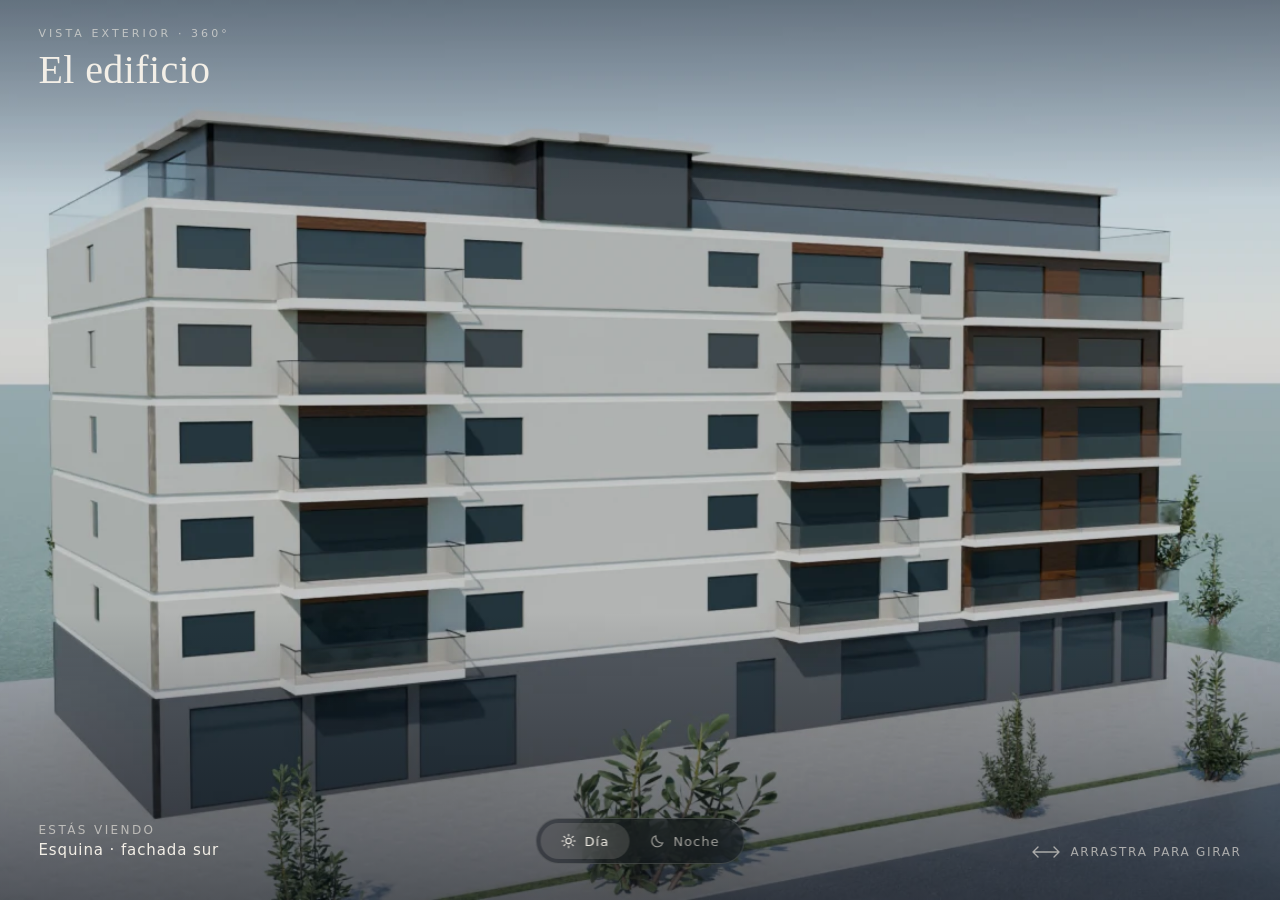
<file: giro.html>
<!doctype html>
<html lang="es">
<head>
<meta charset="utf-8">
<meta name="viewport" content="width=device-width, initial-scale=1, viewport-fit=cover">
<title>Vista exterior · 360°</title>
<style>
  :root {
    --tinta: #f3efe7;
    --tinta-suave: rgba(243, 239, 231, .62);
    --vidrio: rgba(14, 18, 28, .46);
    --borde: rgba(243, 239, 231, .16);
    --acento: #d9a35c;
    --funde: 1600ms;              /* la transicion de dia a noche */
  }
  * { box-sizing: border-box; }
  html, body { height: 100%; margin: 0; background: #0b0f18; color: var(--tinta);
    font-family: "Segoe UI", system-ui, -apple-system, Roboto, Helvetica, Arial, sans-serif;
    -webkit-font-smoothing: antialiased; overflow: hidden; }

  /* El escenario: dos lienzos, uno encima del otro, siempre en el mismo cuadro.
     El de noche se funde por opacidad; nada mas cambia. */
  #escena { position: fixed; inset: 0; touch-action: none; cursor: grab; user-select: none;
    -webkit-user-select: none; }
  #escena.agarrando { cursor: grabbing; }
  #escena canvas { position: absolute; inset: 0; width: 100%; height: 100%; display: block; }
  #noche { opacity: 0; transition: opacity var(--funde) cubic-bezier(.45, 0, .25, 1); }
  .de-noche #noche { opacity: 1; }
  #velo { position: absolute; inset: 0; pointer-events: none;
    background: linear-gradient(180deg, rgba(8,11,18,.42) 0%, rgba(8,11,18,0) 22%,
                rgba(8,11,18,0) 68%, rgba(8,11,18,.55) 100%); }

  header { position: fixed; left: clamp(16px, 3vw, 40px); top: clamp(14px, 3vh, 32px);
    pointer-events: none; }
  header .sobre { font-size: 11px; letter-spacing: .28em; text-transform: uppercase;
    color: var(--tinta-suave); }
  header h1 { margin: 6px 0 0; font-family: Georgia, "Times New Roman", serif; font-weight: 400;
    font-size: clamp(24px, 3.4vw, 40px); letter-spacing: .01em; }

  .barra { position: fixed; left: 50%; bottom: clamp(16px, 4vh, 36px); transform: translateX(-50%);
    display: flex; align-items: center; gap: 14px; }
  .interruptor { display: flex; padding: 4px; border-radius: 999px; background: var(--vidrio);
    border: 1px solid var(--borde); backdrop-filter: blur(14px); -webkit-backdrop-filter: blur(14px); }
  .interruptor button { appearance: none; border: 0; background: transparent; color: var(--tinta-suave);
    font: inherit; font-size: 13px; letter-spacing: .08em; padding: 10px 20px; border-radius: 999px;
    cursor: pointer; display: flex; align-items: center; gap: 8px;
    transition: color 300ms ease, background 300ms ease; }
  .interruptor button svg { width: 16px; height: 16px; }
  .interruptor button[aria-pressed="true"] { background: rgba(243, 239, 231, .14); color: var(--tinta); }
  .interruptor button:focus-visible { outline: 2px solid var(--acento); outline-offset: 2px; }

  #cara { position: fixed; left: clamp(16px, 3vw, 40px); bottom: clamp(20px, 4.6vh, 42px);
    font-size: 12px; letter-spacing: .2em; text-transform: uppercase; color: var(--tinta-suave);
    pointer-events: none; }
  #cara b { display: block; margin-top: 4px; font-weight: 500; font-size: 15px; letter-spacing: .06em;
    text-transform: none; color: var(--tinta); }

  #pista { position: fixed; right: clamp(16px, 3vw, 40px); bottom: clamp(20px, 4.6vh, 42px);
    font-size: 12px; letter-spacing: .14em; text-transform: uppercase; color: var(--tinta-suave);
    display: flex; align-items: center; gap: 10px; pointer-events: none;
    transition: opacity 600ms ease; }
  #pista svg { width: 28px; height: 14px; }
  .tocado #pista { opacity: 0; }

  /* La carga se ensena como una linea de 1 px que avanza, sin porcentaje. */
  #carga { position: fixed; left: 0; top: 0; height: 2px; width: 0; background: var(--acento);
    transition: width 200ms ease, opacity 700ms ease 300ms; }
  .listo #carga { opacity: 0; }

  @media (max-width: 640px) {
    #pista span { display: none; }
    #cara { bottom: 84px; }
    #pista { bottom: 84px; }
  }
  @media (prefers-reduced-motion: reduce) { :root { --funde: 300ms; } }
</style>
</head>
<body>
<div id="escena" role="img" aria-label="Vista exterior del edificio; arrastra para girarlo">
  <canvas id="dia"></canvas>
  <canvas id="noche"></canvas>
  <div id="velo"></div>
</div>
<div id="carga"></div>

<header>
  <div class="sobre">Vista exterior · 360°</div>
  <h1>El edificio</h1>
</header>

<div id="cara">Estás viendo<b id="cara-nombre">Fachada sur · acceso</b></div>

<div class="barra">
  <div class="interruptor" role="group" aria-label="Hora del día">
    <button id="btn-dia" aria-pressed="true">
      <svg viewBox="0 0 24 24" fill="none" stroke="currentColor" stroke-width="1.6" stroke-linecap="round">
        <circle cx="12" cy="12" r="4"/><path d="M12 2v2.5M12 19.5V22M2 12h2.5M19.5 12H22M4.9 4.9l1.8 1.8M17.3 17.3l1.8 1.8M4.9 19.1l1.8-1.8M17.3 6.7l1.8-1.8"/>
      </svg>Día</button>
    <button id="btn-noche" aria-pressed="false">
      <svg viewBox="0 0 24 24" fill="none" stroke="currentColor" stroke-width="1.6" stroke-linecap="round" stroke-linejoin="round">
        <path d="M20 14.5A8.5 8.5 0 0 1 9.5 4a8.5 8.5 0 1 0 10.5 10.5z"/>
      </svg>Noche</button>
  </div>
</div>

<div id="pista">
  <svg viewBox="0 0 28 14" fill="none" stroke="currentColor" stroke-width="1.4" stroke-linecap="round" stroke-linejoin="round">
    <path d="M1 7h26M6 2L1 7l5 5M22 2l5 5-5 5"/>
  </svg><span>Arrastra para girar</span>
</div>

<script>
(() => {
  const CARPETA = "exterior/cuadros/";
  // Lo que escribe `build_edificio3d.py` en giro.json; estos son sus valores por
  // defecto, por si el fichero aun no existe (una vuelta a medio renderizar).
  let giro = { cuadros: 48, ancho: 1440, alto: 810, inicio_grados: 225 };

  const escena = document.getElementById("escena");
  const lienzos = { dia: document.getElementById("dia"), noche: document.getElementById("noche") };
  const ctx = { dia: lienzos.dia.getContext("2d"), noche: lienzos.noche.getContext("2d") };
  const imagenes = { dia: [], noche: [] };
  const carga = document.getElementById("carga");
  const caraNombre = document.getElementById("cara-nombre");

  let indice = 0;            // posicion continua del giro, en cuadros (con decimales)
  let velocidad = 0;         // cuadros por segundo, para la inercia
  let paseo = true;          // gira solo hasta que alguien lo toca
  let estado = "dia";
  let pintado = { dia: -1, noche: -1 };

  const nombre = (e, i) => `${CARPETA}${e}_${String(i).padStart(3, "0")}.webp`;
  const modulo = (a, n) => ((a % n) + n) % n;

  function ajustar() {
    const dpr = Math.min(window.devicePixelRatio || 1, 2);
    for (const c of Object.values(lienzos)) {
      c.width = Math.round(escena.clientWidth * dpr);
      c.height = Math.round(escena.clientHeight * dpr);
    }
    pintado = { dia: -1, noche: -1 };
    pintar();
  }

  // Dibuja el cuadro cubriendo el lienzo entero (como `object-fit: cover`),
  // anclado un poco abajo para no cortar el pie del edificio en pantallas altas.
  function dibujar(e, i) {
    const img = imagenes[e][i];
    if (!img || !img.complete || !img.naturalWidth) return false;
    const c = lienzos[e], g = ctx[e];
    const cubre = Math.max(c.width / img.naturalWidth, c.height / img.naturalHeight);
    const cabe = Math.min(c.width / img.naturalWidth, c.height / img.naturalHeight);
    // En un celular en vertical, cubrir del todo deja ver solo el tercio central
    // del edificio. Se amplia como mucho un 55 % sobre "que quepa entero" y lo
    // que sobra arriba y abajo queda del color del fondo.
    const escala = Math.min(cubre, cabe * 1.55);
    const w = img.naturalWidth * escala, h = img.naturalHeight * escala;
    g.clearRect(0, 0, c.width, c.height);
    g.drawImage(img, (c.width - w) / 2, (c.height - h) * (h > c.height ? 0.58 : 0.5), w, h);
    return true;
  }

  function pintar() {
    const i = modulo(Math.round(indice), giro.cuadros);
    // El dia se pinta siempre; la noche, en cuanto tenga el cuadro. Asi el
    // fundido encuentra las dos capas en la misma posicion.
    for (const e of ["dia", "noche"]) {
      if (pintado[e] !== i && dibujar(e, i)) pintado[e] = i;
    }
    const grados = modulo(giro.inicio_grados + 360 * i / giro.cuadros, 360);
    // La camara esta en ese rumbo: desde 270 se ve la fachada sur, desde 90 la norte.
    const caras = [[270, "Fachada sur · acceso"], [0, "Fachada oriente"], [90, "Fachada norte"],
                   [180, "Fachada poniente"]];
    let mejor = caras[0], dist = 999;
    for (const c of caras) {
      const d = Math.min(Math.abs(grados - c[0]), 360 - Math.abs(grados - c[0]));
      if (d < dist) { dist = d; mejor = c; }
    }
    const esquina = dist > 28;
    caraNombre.textContent = esquina ? "Esquina · " + mejor[1].split(" · ")[0].toLowerCase() : mejor[1];
  }

  // --- carga: el primer cuadro enseguida, el resto en orden alterno ---------
  function cargar(e, alTerminar) {
    const n = giro.cuadros;
    let hechos = 0;
    const orden = [];
    for (let k = 0; k < n; k++) orden.push(k % 2 ? n - (k + 1) / 2 : k / 2);   // 0, n-1, 1, n-2...
    let siguiente = 0;
    const pedir = () => {
      if (siguiente >= orden.length) return;
      const i = orden[siguiente++];
      const img = new Image();
      img.decoding = "async";
      img.onload = img.onerror = () => {
        hechos++;
        if (e === "dia") carga.style.width = (100 * hechos / n) + "%";
        pintado[e] = -1;
        pintar();
        if (hechos === n) alTerminar && alTerminar(); else pedir();
      };
      img.src = nombre(e, i);
      imagenes[e][i] = img;
    };
    for (let k = 0; k < 6; k++) pedir();
  }

  // --- giro: arrastre, inercia y paseo ---------------------------------------
  let arrastre = null;
  const cuadrosPorPixel = () => giro.cuadros / (escena.clientWidth * 1.15);

  escena.addEventListener("pointerdown", (ev) => {
    escena.setPointerCapture(ev.pointerId);
    arrastre = { x: ev.clientX, t: performance.now() };
    velocidad = 0;
    paseo = false;
    escena.classList.add("agarrando");
    document.body.classList.add("tocado");
  });
  escena.addEventListener("pointermove", (ev) => {
    if (!arrastre) return;
    const ahora = performance.now();
    const dx = ev.clientX - arrastre.x;
    const d = -dx * cuadrosPorPixel();
    indice += d;
    const dt = Math.max(1, ahora - arrastre.t) / 1000;
    velocidad = 0.6 * velocidad + 0.4 * (d / dt);
    arrastre = { x: ev.clientX, t: ahora };
    pintar();
  });
  const soltar = () => { arrastre = null; escena.classList.remove("agarrando"); };
  escena.addEventListener("pointerup", soltar);
  escena.addEventListener("pointercancel", soltar);

  window.addEventListener("keydown", (ev) => {
    if (ev.key === "ArrowLeft" || ev.key === "ArrowRight") {
      paseo = false; velocidad = 0;
      indice += ev.key === "ArrowRight" ? 1 : -1;
      document.body.classList.add("tocado");
      pintar();
    } else if (ev.key.toLowerCase() === "n") {
      poner(estado === "dia" ? "noche" : "dia");
    }
  });

  let antes = performance.now();
  function latido(ahora) {
    const dt = Math.min(0.05, (ahora - antes) / 1000);
    antes = ahora;
    if (!arrastre) {
      if (paseo) {
        indice += 2.2 * dt;                         // una vuelta en unos 22 s
      } else if (Math.abs(velocidad) > 0.05) {
        indice += velocidad * dt;
        velocidad *= Math.pow(0.04, dt);             // se frena en algo mas de un segundo
      }
      pintar();
    }
    requestAnimationFrame(latido);
  }

  // --- dia y noche ------------------------------------------------------------
  const botones = { dia: document.getElementById("btn-dia"), noche: document.getElementById("btn-noche") };
  let nocheCargada = false;
  function poner(e) {
    estado = e;
    if (e === "noche" && !nocheCargada) { nocheCargada = true; cargar("noche"); }
    document.body.classList.toggle("de-noche", e === "noche");
    botones.dia.setAttribute("aria-pressed", String(e === "dia"));
    botones.noche.setAttribute("aria-pressed", String(e === "noche"));
  }
  botones.dia.addEventListener("click", () => poner("dia"));
  botones.noche.addEventListener("click", () => poner("noche"));

  // --- arranque -----------------------------------------------------------------
  fetch(CARPETA + "giro.json").then((r) => r.ok ? r.json() : null).catch(() => null).then((j) => {
    if (j && j.cuadros) giro = Object.assign(giro, j);
    window.addEventListener("resize", ajustar);
    ajustar();
    cargar("dia", () => {
      document.body.classList.add("listo");
      // La noche se trae en segundo plano, para que el primer cambio no espere.
      if (!nocheCargada) { nocheCargada = true; cargar("noche"); }
    });
    requestAnimationFrame(latido);
  });

  // Para pruebas desde la consola o un script.
  window.__giro = { poner, ir: (i) => { paseo = false; velocidad = 0; indice = i; pintar(); },
                    estado: () => ({ indice: modulo(Math.round(indice), giro.cuadros), estado,
                                     cuadros: giro.cuadros, pintado: Object.assign({}, pintado) }) };
})();
</script>
</body>
</html>
</file>
<file: css/sitio.css>
/* Mileto · sitio del proyecto · dirección «Mármol y teca».
   Base clara color hueso, tinta grafito cálida, acento teca (la madera de los
   balcones) y verde cerro. Los colores y las fuentes llegan como variables
   desde web/proyecto.json (tema); aquí solo se usan.
   Cada sección declara su tono con .seccion-hueso / -arena / -grafito y las
   piezas leen --fg / --bg / --linea de ahí, así sirven sobre claro y sobre oscuro. */
:root {
  --curva: cubic-bezier(.22, 1, .36, 1);          /* salida larga, la de casi todo */
  --curva-io: cubic-bezier(.76, 0, .24, 1);       /* cortinas y máscaras */
  --ancho: 1360px;
  --margen: clamp(20px, 4.5vw, 72px);
  --cabecera: 84px;
  --fg: var(--grafito);
  --bg: var(--hueso);
  --bien: #3f7a52;
  --mal: #a8432e;
}
*, *::before, *::after { box-sizing: border-box; }
html { -webkit-text-size-adjust: 100%; scroll-padding-top: 20px; }
html, body { overflow-x: clip; }   /* clip y no hidden: no rompe position: sticky */
body { margin: 0; background: var(--hueso); color: var(--grafito); font: 400 16px/1.65 var(--sans);
  -webkit-font-smoothing: antialiased; text-rendering: optimizeLegibility; }
body.bloqueado { overflow: hidden; }
img { display: block; max-width: 100%; height: auto; }
a { color: inherit; }
button, input, select, textarea { font: inherit; color: inherit; }
h1, h2, h3 { font-family: var(--serif); font-weight: 300; margin: 0; line-height: 1; letter-spacing: -.012em; }
p { margin: 0; }
ul, ol { margin: 0; padding: 0; list-style: none; }
::selection { background: var(--teca); color: var(--hueso); }
:focus-visible { outline: 1.5px solid var(--teca); outline-offset: 4px; }
.sr { position: absolute; width: 1px; height: 1px; overflow: hidden; clip-path: inset(50%); white-space: nowrap; }
.saltar { position: fixed; left: 12px; top: -80px; z-index: 300; padding: 10px 16px; background: var(--grafito); color: var(--hueso); text-decoration: none; }
.saltar:focus { top: 12px; }
.envoltura { width: min(var(--ancho), 100% - 2 * var(--margen)); margin-inline: auto; }
.icono { width: 1.1em; height: 1.1em; flex: none; }

/* tonos de sección */
.seccion-hueso { --bg: var(--hueso); --fg: var(--grafito); background: var(--bg); color: var(--fg); }
.seccion-arena { --bg: var(--arena); --fg: var(--grafito); background: var(--bg); color: var(--fg); }
.seccion-grafito, .menu, .pie, .capa-showroom, .visor, .banda-showroom, .inicio { --bg: var(--grafito); --fg: var(--hueso); background: var(--bg); color: var(--fg); }
.seccion-grafito { --teca: var(--teca-clara); }
/* derivados de la tinta: se recalculan en cada tono (una variable se resuelve donde se declara) */
:root, .seccion-hueso, .seccion-arena, .seccion-grafito, .menu, .pie, .capa-showroom, .visor, .banda-showroom, .inicio {
  --suave: color-mix(in srgb, var(--fg) 68%, transparent);
  --tenue: color-mix(in srgb, var(--fg) 56%, transparent);
  --linea: color-mix(in srgb, var(--fg) 16%, transparent);
}

/* tipografía de sección */
.seccion { position: relative; padding: clamp(96px, 13vw, 200px) 0; }
.sobre { display: flex; align-items: center; gap: 14px; font-size: 11px; font-weight: 500; letter-spacing: .28em; text-transform: uppercase; color: var(--fg); margin-bottom: clamp(24px, 3vw, 40px); }
.sobre .num { font-family: var(--serif); font-size: 15px; letter-spacing: .04em; color: var(--teca); }
.sobre .raya { width: 44px; height: 1px; background: currentColor; opacity: .35; transform-origin: left; }
.sobre.claro { color: var(--hueso); } .sobre.claro .num { color: var(--teca-clara); }
.titulo-seccion { font-size: clamp(44px, 6.4vw, 104px); line-height: .98; max-width: 13ch; margin-bottom: clamp(28px, 3vw, 44px); }
.titulo-seccion.claro, .claro { color: var(--hueso); }
.parrafo { color: var(--suave); font-size: clamp(16px, 1.15vw, 18px); max-width: 56ch; }
.parrafo + .parrafo { margin-top: 1.1em; }
.parrafo.claro { color: color-mix(in srgb, var(--hueso) 72%, transparent); }
.nota { color: var(--tenue); font-size: 12.5px; line-height: 1.55; margin-top: 18px; }
.nota.claro { color: color-mix(in srgb, var(--hueso) 58%, transparent); }
.cabeza-dos { display: grid; grid-template-columns: 1.25fr 1fr; gap: clamp(32px, 6vw, 120px); align-items: end; margin-bottom: clamp(48px, 6vw, 96px); }
.cabeza-dos .titulo-seccion { margin-bottom: 0; }
.cabeza-dos .parrafo { justify-self: end; }

/* ------------------------------------------------------------------ botones y enlaces */
.boton { position: relative; display: inline-flex; align-items: center; justify-content: center; gap: .7em; min-height: 52px; padding: 14px 28px;
  border: 1px solid transparent; border-radius: 999px; background: transparent; text-decoration: none; font-size: 13px; font-weight: 500;
  letter-spacing: .1em; text-transform: uppercase; cursor: pointer; white-space: nowrap; overflow: hidden; isolation: isolate;
  transition: color .5s var(--curva), border-color .5s var(--curva), background-color .5s var(--curva); }
/* relleno que sube desde abajo al pasar el puntero */
.boton::before { content: ""; position: absolute; inset: 0; z-index: -1; border-radius: inherit; transform: translateY(101%); transition: transform .6s var(--curva); }
.boton:hover::before { transform: none; }
.boton-oscuro { background: var(--grafito); color: var(--hueso); }
.boton-oscuro::before { background: var(--teca); }
.boton-claro { background: var(--hueso); color: var(--grafito); }
.boton-claro::before { background: var(--teca-clara); }
.boton-claro:hover { color: var(--grafito); }
.boton-linea { border-color: color-mix(in srgb, var(--fg) 40%, transparent); color: var(--fg); }
.boton-linea::before { background: var(--fg); } .boton-linea:hover { color: var(--bg); }
.boton-linea-clara { border-color: color-mix(in srgb, var(--hueso) 45%, transparent); color: var(--hueso); }
.boton-linea-clara::before { background: var(--hueso); } .boton-linea-clara:hover { color: var(--grafito); }
.boton[disabled] { opacity: .5; cursor: progress; }
.con-flecha .icono { width: 18px; height: 18px; transition: transform .6s var(--curva); }
.con-flecha:hover .icono { transform: translateX(4px); }
.boton[data-magnetico] { transition: color .5s var(--curva), border-color .5s var(--curva), background-color .5s var(--curva), transform .6s var(--curva); }
.acciones { display: flex; flex-wrap: wrap; gap: 12px; align-items: center; }
.enlace-subrayado { position: relative; padding: 4px 0; border: 0; background: none; text-decoration: none; cursor: pointer; font-size: 13px; font-weight: 500; letter-spacing: .1em; text-transform: uppercase; }
.enlace-subrayado::after { content: ""; position: absolute; left: 0; right: 0; bottom: 0; height: 1px; background: currentColor; transform: scaleX(0); transform-origin: right; transition: transform .6s var(--curva); }
.enlace-subrayado:hover::after { transform: scaleX(1); transform-origin: left; }
.chip { display: inline-flex; align-items: baseline; gap: 7px; padding: 8px 15px; border: 1px solid var(--linea); border-radius: 999px; text-decoration: none;
  font-family: var(--serif); font-size: 19px; transition: background-color .4s, color .4s, border-color .4s; }
.chip small { font-family: var(--sans); font-size: 10.5px; letter-spacing: .08em; text-transform: uppercase; color: var(--tenue); transition: color .4s; }
.chip:hover { background: var(--grafito); color: var(--hueso); border-color: var(--grafito); }
.chip:hover small { color: color-mix(in srgb, var(--hueso) 70%, transparent); }

/* ------------------------------------------------------------------ precarga */
.precarga { display: none; }
.js .precarga { position: fixed; inset: 0; z-index: 400; display: grid; place-content: center; justify-items: center; gap: 18px; background: var(--hueso); color: var(--grafito);
  transition: transform 1.1s var(--curva-io); }
.js.visto-antes .precarga { display: none; }
.precarga-marca { width: 74px; height: 74px; }
.precarga-marca .trazo { fill: none; stroke: var(--teca); stroke-width: 1.6; stroke-dasharray: 420; stroke-dashoffset: 420; animation: trazar 1.6s var(--curva) forwards; }
.precarga-marca path.trazo { stroke: var(--grafito); animation-delay: .25s; }
@keyframes trazar { to { stroke-dashoffset: 0; } }
.precarga-nombre { font-family: var(--serif); font-size: 15px; letter-spacing: .6em; margin-right: -.6em; opacity: 0; animation: aparecer 1s var(--curva) .5s forwards; }
.precarga-cifra { font-family: var(--serif); font-size: 13px; letter-spacing: .1em; color: var(--tenue); font-variant-numeric: tabular-nums; }
.precarga-linea { width: 160px; height: 1px; background: var(--linea); overflow: hidden; }
.precarga-linea i { display: block; height: 100%; background: var(--teca); transform: scaleX(var(--p, 0)); transform-origin: left; transition: transform .3s linear; }
.precarga.fuera { transform: translateY(-100%); }
@keyframes aparecer { to { opacity: 1; } }

/* ------------------------------------------------------------------ cursor */
.cursor { display: none; }
.cursor-on .cursor { position: fixed; left: 0; top: 0; z-index: 350; display: grid; place-items: center; width: 10px; height: 10px; margin: -5px 0 0 -5px;
  border-radius: 50%; background: var(--teca); pointer-events: none; will-change: transform;
  transition: width .5s var(--curva), height .5s var(--curva), margin .5s var(--curva), background-color .4s, opacity .3s; }
.cursor-on .cursor.grande { width: 92px; height: 92px; margin: -46px 0 0 -46px; background: color-mix(in srgb, var(--grafito) 86%, transparent); backdrop-filter: blur(4px); }
.cursor-texto { font-size: 10.5px; font-weight: 500; letter-spacing: .16em; text-transform: uppercase; color: var(--hueso); opacity: 0; transition: opacity .3s; }
.cursor.grande .cursor-texto { opacity: 1; transition-delay: .1s; }
.cursor-on .cursor.oculto { opacity: 0; }

/* ------------------------------------------------------------------ cabecera */
.cabecera { position: fixed; inset: 0 0 auto; z-index: 120; height: var(--cabecera); color: var(--hueso); transition: transform .7s var(--curva), color .5s, background-color .5s; }
.cabecera[data-tono="claro"] { color: var(--grafito); }
.cabecera.escondida { transform: translateY(-100%); }
.cabecera.con-fondo[data-tono="claro"] { background: color-mix(in srgb, var(--hueso) 88%, transparent); backdrop-filter: blur(12px); -webkit-backdrop-filter: blur(12px); }
.cabecera.con-fondo[data-tono="oscuro"] { background: color-mix(in srgb, var(--grafito) 82%, transparent); backdrop-filter: blur(12px); -webkit-backdrop-filter: blur(12px); }
.cabecera-fila { height: 100%; display: flex; align-items: center; gap: 28px; padding: 0 var(--margen); }
.logo { display: inline-flex; align-items: center; gap: 12px; text-decoration: none; margin: 0; }
.logo-m { display: grid; place-items: center; width: 34px; height: 34px; border: 1px solid currentColor; font-family: var(--serif); font-size: 20px; line-height: 1; }
.logo-t { font-family: var(--serif); font-size: 19px; letter-spacing: .42em; }
.cabecera-enlaces { margin-left: auto; display: flex; align-items: center; gap: 30px; }
.boton-cabecera { min-height: 42px; padding: 10px 20px; border-color: currentColor; color: inherit; }
.boton-cabecera::before { background: currentColor; }
.cabecera[data-tono="oscuro"] .boton-cabecera:hover { color: var(--grafito); }
.cabecera[data-tono="claro"] .boton-cabecera:hover { color: var(--hueso); }
.abre-menu { display: inline-flex; align-items: center; gap: 12px; padding: 8px 0; border: 0; background: none; cursor: pointer; font-size: 13px; font-weight: 500; letter-spacing: .1em; text-transform: uppercase; color: inherit; }
.hamburguesa { position: relative; width: 28px; height: 10px; }
.hamburguesa i { position: absolute; left: 0; right: 0; height: 1.5px; background: currentColor; transition: transform .6s var(--curva), top .6s var(--curva); }
.hamburguesa i:first-child { top: 0; } .hamburguesa i:last-child { top: 8.5px; }
.menu-abierto .hamburguesa i:first-child { top: 4.25px; transform: rotate(45deg); }
.menu-abierto .hamburguesa i:last-child { top: 4.25px; transform: rotate(-45deg); }
.menu-abierto .cabecera { color: var(--hueso); background: transparent; backdrop-filter: none; }
.menu-abierto .cabecera-enlaces { opacity: 0; pointer-events: none; }

/* menú a pantalla completa */
.menu { position: fixed; inset: 0; z-index: 110; padding: calc(var(--cabecera) + 4vh) var(--margen) 6vh; overflow-y: auto; clip-path: inset(0 0 100% 0); transition: clip-path .9s var(--curva-io); }
.menu.abierto { clip-path: inset(0 0 0 0); }
.menu[hidden] { display: block; visibility: hidden; }
.menu-rejilla { display: grid; grid-template-columns: 1.6fr 1fr; gap: 6vw; align-items: end; min-height: 100%; }
.menu ol { display: grid; gap: .2vh; }
.menu li a { display: flex; align-items: baseline; gap: 22px; text-decoration: none; padding: .4vh 0; }
.menu-n { font-size: 12px; letter-spacing: .1em; color: var(--teca-clara); width: 26px; }
.menu-t { font-family: var(--serif); font-weight: 300; font-size: clamp(36px, 5.4vh, 64px); line-height: 1.08; transition: transform .6s var(--curva), color .4s; }
.menu li a:hover .menu-t { transform: translateX(14px); color: var(--teca-clara); }
.menu li { overflow: hidden; }
.menu li a { transform: translateY(110%); transition: transform .9s var(--curva); transition-delay: calc(.25s + var(--k) * .05s); }
.menu.abierto li a { transform: none; }
.menu-lado { display: grid; gap: 22px; justify-items: start; opacity: 0; transition: opacity .8s .5s; }
.menu.abierto .menu-lado { opacity: 1; }
.menu-foto { margin: 0; width: 100%; aspect-ratio: 4 / 5; overflow: hidden; }
.menu-foto img { width: 100%; height: 100%; object-fit: cover; transform: scale(1.15); transition: transform 1.6s var(--curva); }
.menu.abierto .menu-foto img { transform: scale(1); }

/* ------------------------------------------------------------------ inicio */
.inicio { position: relative; height: 140vh; height: 140svh; }
.inicio-fijo { position: sticky; top: 0; height: 100vh; height: 100svh; overflow: hidden; }
.inicio-ventana { position: absolute; inset: 0; overflow: hidden; will-change: clip-path;
  clip-path: inset(0); }
.js .inicio-ventana { clip-path: inset(13% 17% 13% 17%); }   /* ventana amplia: la fachada sigue siendo la imagen principal (LCP) */
.js .entrada-lista .inicio-ventana { clip-path: inset(0); transition: clip-path 1.7s var(--curva-io); }
.inicio-img { width: 100%; height: 100%; object-fit: cover; object-position: 50% 62%; transform: scale(1.04); will-change: transform; }
.js .inicio-img { transform: scale(1.3); }
.js .entrada-lista .inicio-img { transform: scale(var(--zoom, 1.04)); transition: transform 2.4s var(--curva); }
.js .entrada-lista.scrolleando .inicio-img { transition: none; }
.inicio-velo { position: absolute; inset: 0; pointer-events: none; background:
  linear-gradient(180deg, rgba(21, 18, 15, .5) 0%, rgba(21, 18, 15, 0) 22%, rgba(21, 18, 15, .12) 45%, rgba(21, 18, 15, .78) 100%); }
.inicio-texto { position: absolute; inset: 0; display: flex; flex-direction: column; justify-content: flex-end; padding-bottom: clamp(40px, 8vh, 96px); color: var(--hueso); }
.inicio h1 { display: flex; flex-direction: column; margin-bottom: clamp(22px, 4vh, 44px); }
.marca-gigante { display: flex; font-size: clamp(84px, 21.5vw, 380px); line-height: .78; font-weight: 300; letter-spacing: -.01em;
  margin-left: -.04em; overflow: hidden; padding-top: .06em; }
.letra { display: inline-block; }
.js .letra { transform: translateY(105%); }
.js .entrada-lista .letra { transform: none; transition: transform 1.5s var(--curva); transition-delay: calc(.3s + var(--i) * .06s); }
.eslogan { order: -1; font-family: var(--sans); font-size: 12px; font-weight: 500; letter-spacing: .28em; text-transform: uppercase; margin-bottom: 18px; display: none; }
.inicio-pie { display: grid; grid-template-columns: 1fr auto; gap: 32px; align-items: end; padding-top: 26px; border-top: 1px solid color-mix(in srgb, var(--hueso) 30%, transparent); }
.inicio .entrada { font-family: var(--serif); font-size: clamp(22px, 2.1vw, 32px); line-height: 1.18; max-width: 26ch; color: var(--hueso); }
.inicio .sobre { margin-bottom: 0; position: absolute; top: calc(var(--cabecera) + 4vh); }
.en-vivo { display: inline-flex; align-items: center; gap: 10px; margin-top: 22px; font-size: 12px; letter-spacing: .08em; color: color-mix(in srgb, var(--hueso) 78%, transparent); }
.en-vivo i { width: 7px; height: 7px; border-radius: 50%; background: #7fc49a; box-shadow: 0 0 0 0 rgba(127, 196, 154, .6); animation: pulso 2.4s infinite; }
[data-origen="referencia"] .en-vivo i { background: var(--teca-clara); animation: none; }
@keyframes pulso { 70% { box-shadow: 0 0 0 9px rgba(127, 196, 154, 0); } 100% { box-shadow: 0 0 0 0 rgba(127, 196, 154, 0); } }
.bajar { position: absolute; right: var(--margen); top: 50%; display: flex; flex-direction: column; align-items: center; gap: 14px; color: var(--hueso); text-decoration: none;
  font-size: 10.5px; letter-spacing: .3em; text-transform: uppercase; writing-mode: vertical-rl; }
.bajar i { position: relative; width: 1px; height: 64px; background: color-mix(in srgb, var(--hueso) 30%, transparent); overflow: hidden; }
.bajar i::after { content: ""; position: absolute; inset: 0; background: var(--hueso); animation: bajar 2.2s var(--curva-io) infinite; }
@keyframes bajar { 0% { transform: translateY(-100%); } 60%, 100% { transform: translateY(100%); } }
.js .aparece { opacity: 0; transform: translateY(24px); }
.js .entrada-lista .aparece { opacity: 1; transform: none; transition: opacity 1.2s var(--curva), transform 1.2s var(--curva); transition-delay: calc(var(--d, 0s) + .6s); }

/* ------------------------------------------------------------------ revelados genéricos */
.js [data-revela] { opacity: 0; transform: translateY(34px); transition: opacity 1.1s var(--curva), transform 1.1s var(--curva); transition-delay: var(--d, 0s); }
.js [data-revela].visto { opacity: 1; transform: none; }
.js .sobre[data-revela] .raya { transform: scaleX(0); transition: transform 1.2s var(--curva) .2s; }
.js .sobre[data-revela].visto .raya { transform: scaleX(1); }
/* títulos palabra por palabra, cada una sube desde su máscara */
.pal { display: inline-block; overflow: hidden; vertical-align: top; padding-bottom: .08em; margin-bottom: -.08em; }
.pal > span { display: inline-block; }
.js [data-lineas] .pal > span { transform: translateY(110%) rotate(2deg); transform-origin: left bottom; transition: transform 1.2s var(--curva); transition-delay: calc(var(--k) * .045s); }
.js [data-lineas].visto .pal > span { transform: none; }
/* imágenes que se descubren con una cortina y se asientan */
.marco-img { margin: 0; overflow: hidden; position: relative; }
.marco-img img { width: 100%; height: 100%; object-fit: cover; }
.js [data-revela-img] { clip-path: inset(100% 0 0 0); transition: clip-path 1.5s var(--curva-io); }
.js [data-revela-img] img { transform: scale(1.35); transition: transform 2.2s var(--curva); }
.js [data-revela-img].visto { clip-path: inset(0 0 0 0); }
.js [data-revela-img].visto img { transform: scale(1.08); }
.js [data-revela-img].visto img.paralaje { transform: translate3d(0, var(--py, 0px), 0) scale(1.12); transition: transform 2.2s var(--curva), translate 0s; }

/* ------------------------------------------------------------------ proyecto */
.manifiesto { font-family: var(--serif); font-weight: 300; font-size: clamp(30px, 4vw, 64px); line-height: 1.12; letter-spacing: -.01em; max-width: 22ch; margin-bottom: clamp(80px, 10vw, 160px); }
.manifiesto .w { transition: opacity .35s linear, color .35s linear; }
.js .manifiesto .w { opacity: .16; }
.js .manifiesto .w.on { opacity: 1; }
.proyecto-rejilla { display: grid; grid-template-columns: 5fr 4fr; gap: clamp(40px, 8vw, 140px); align-items: end; }
.marco-img.alto { aspect-ratio: 4 / 5; }
.cifras { display: grid; grid-template-columns: 1fr 1fr; gap: 40px 24px; margin-top: 64px; }
.cifras li { padding-top: 18px; border-top: 1px solid var(--linea); }
.cifras b { display: block; font-family: var(--serif); font-weight: 300; font-size: clamp(56px, 6vw, 96px); line-height: .9; font-variant-numeric: lining-nums tabular-nums; }
.cifras span { display: block; margin-top: 10px; font-size: 11px; font-weight: 500; letter-spacing: .24em; text-transform: uppercase; color: var(--tenue); }

/* ------------------------------------------------------------------ selector de pisos */
.selector-pisos { display: grid; grid-template-columns: 1.75fr 1fr; gap: clamp(28px, 4vw, 64px); align-items: center; }
.fachada-interactiva { position: relative; margin: 0; overflow: hidden; }
.fachada-interactiva > img { width: 100%; aspect-ratio: 16 / 9; object-fit: cover; transition: filter .6s; }
.fachada-interactiva svg { position: absolute; inset: 0; width: 100%; height: 100%; }
.franja { fill: var(--teca); fill-opacity: 0; stroke: var(--hueso); stroke-opacity: 0; stroke-width: 1.5; cursor: pointer; transition: fill-opacity .45s var(--curva), stroke-opacity .45s; vector-effect: non-scaling-stroke; }
.franja.activa { fill-opacity: .46; stroke-opacity: .9; }
.fachada-interactiva:hover .franja:not(.activa) { fill-opacity: .04; }
.piso-tarjeta { position: absolute; left: 18px; top: 18px; display: flex; gap: 14px; align-items: center; padding: 12px 18px 12px 12px; background: var(--hueso); color: var(--grafito);
  box-shadow: 0 18px 40px rgba(21, 18, 15, .18); transition: transform .5s var(--curva); }
.piso-tarjeta-n { display: grid; place-items: center; width: 48px; height: 48px; background: var(--grafito); color: var(--hueso); font-family: var(--serif); font-size: 24px; }
.piso-tarjeta b { display: block; font-family: var(--serif); font-weight: 400; font-size: 20px; line-height: 1.1; }
.piso-tarjeta small { display: block; font-size: 12px; color: var(--suave); max-width: 30ch; }
.pisos-lista ol { border-top: 1px solid var(--linea); margin-bottom: 28px; }
.piso-fila { position: relative; width: 100%; display: grid; grid-template-columns: 40px 1fr auto; align-items: baseline; gap: 12px; padding: 13px 0; border: 0; border-bottom: 1px solid var(--linea);
  background: none; text-align: left; cursor: pointer; overflow: hidden; }
.piso-fila::before { content: ""; position: absolute; inset: 0; background: var(--grafito); transform: scaleY(0); transform-origin: bottom; transition: transform .5s var(--curva); z-index: 0; }
.piso-fila > * { position: relative; z-index: 1; transition: color .4s, transform .5s var(--curva); }
.piso-fila.activa::before { transform: scaleY(1); }
.piso-fila.activa > * { color: var(--hueso); }
.piso-fila.activa .piso-n { transform: translateX(10px); }
.piso-n { font-family: var(--serif); font-size: 18px; color: var(--teca); }
.piso-nombre { font-family: var(--serif); font-size: 21px; line-height: 1.1; }
.piso-libres { font-size: 11px; letter-spacing: .14em; text-transform: uppercase; color: var(--tenue); padding-right: 10px; }

/* ------------------------------------------------------------------ showroom: el marco se abre con el scroll */
.banda-showroom { position: relative; height: 260vh; }
.banda-fijo { position: sticky; top: 0; height: 100vh; height: 100svh; overflow: hidden; display: grid; align-items: center; }
.banda-marco { position: absolute; inset: 0; margin: 0; overflow: hidden; clip-path: inset(var(--cy, 22%) var(--cx, 30%) round var(--cr, 4px)); will-change: clip-path; }
.banda-marco img { width: 100%; height: 100%; object-fit: cover; transform: scale(var(--cs, 1.25)); will-change: transform; }
.banda-velo { position: absolute; inset: 0; background: linear-gradient(90deg, rgba(21, 18, 15, .78) 0%, rgba(21, 18, 15, .45) 48%, rgba(21, 18, 15, .05) 100%); opacity: var(--cv, 0); pointer-events: none; }
.banda-texto { position: relative; z-index: 1; color: var(--hueso); }
.banda-texto .titulo-seccion { max-width: 11ch; }
.js .banda-texto > * { opacity: var(--ct, 0); transform: translateY(calc((1 - var(--ct, 0)) * 30px)); }
.pasos-showroom { display: grid; gap: 0; margin: 10px 0 40px; max-width: 460px; border-top: 1px solid color-mix(in srgb, var(--hueso) 25%, transparent); }
.pasos-showroom li { display: grid; grid-template-columns: 48px 1fr; column-gap: 8px; padding: 14px 0; border-bottom: 1px solid color-mix(in srgb, var(--hueso) 25%, transparent); }
.js .pasos-showroom li { opacity: clamp(0, calc(var(--ct, 0) * 2.2 - var(--k) * .35), 1); }
.paso-n { grid-row: span 2; font-family: var(--serif); font-size: 18px; color: var(--teca-clara); }
.pasos-showroom b { font-weight: 500; font-size: 15px; letter-spacing: .02em; }
.pasos-showroom span:not(.paso-n) { color: color-mix(in srgb, var(--hueso) 70%, transparent); font-size: 14.5px; }
.banda-titulo-flotante { display: none; }

/* ------------------------------------------------------------------ ubicación */
.ubicacion-rejilla { display: grid; grid-template-columns: 1fr 1fr; gap: clamp(40px, 7vw, 120px); align-items: center; }
.cercanias { margin-top: 40px; border-top: 1px solid var(--linea); }
.cercanias li { display: grid; grid-template-columns: 1fr auto 76px; gap: 14px; align-items: baseline; padding: 15px 0; border-bottom: 1px solid var(--linea); }
.cercanias b { font-family: var(--serif); font-weight: 400; font-size: 24px; }
.cercanias small { color: var(--tenue); font-size: 11px; letter-spacing: .1em; text-transform: uppercase; }
.mapa { margin: 0; }
.mapa-svg { width: 100%; height: auto; }
.m-fondo { fill: var(--arena); } .m-manzana { fill: color-mix(in srgb, var(--grafito) 5%, transparent); }
.m-cerro-a { stop-color: var(--cerro); stop-opacity: .55; } .m-cerro-b { stop-color: var(--cerro); stop-opacity: 0; }
.m-via { stroke: var(--grafito); stroke-width: 3.5; fill: none; }
.m-via-2 { stroke-width: 2.5; stroke: color-mix(in srgb, var(--grafito) 70%, transparent); }
.m-calle { stroke: color-mix(in srgb, var(--grafito) 22%, transparent); stroke-width: 1.2; fill: none; }
.dibuja { stroke-dasharray: 700; stroke-dashoffset: 0; }
.js .mapa .dibuja { stroke-dashoffset: 700; transition: stroke-dashoffset 2.4s var(--curva-io); }
.js .mapa.visto .dibuja { stroke-dashoffset: 0; }
.js .mapa.visto .m-calle { transition-delay: .5s; }
.m-via-t, .m-lugar, .m-norte text { fill: var(--grafito); font: 500 11px var(--sans); letter-spacing: .08em; }
.m-zona { fill: var(--hueso); font: 500 10px var(--sans); letter-spacing: .26em; text-transform: uppercase; }
.m-punto { fill: var(--hueso); stroke: var(--grafito); stroke-width: 1.4; }
.m-centro { fill: var(--teca); }
.m-halo { fill: var(--teca); fill-opacity: .25; transform-box: fill-box; transform-origin: center; animation: halo 2.8s var(--curva) infinite; }
@keyframes halo { 0% { transform: scale(.4); opacity: 1; } 100% { transform: scale(1.8); opacity: 0; } }
.m-nombre { fill: var(--grafito); font: 400 24px var(--serif); letter-spacing: .2em; }
.m-norte path { fill: var(--grafito); }
.marquesina { margin-top: clamp(80px, 10vw, 150px); overflow: hidden; border-block: 1px solid var(--linea); padding: 22px 0; }
.marquesina-pista { display: flex; width: max-content; gap: 34px; align-items: center; animation: marquesina 48s linear infinite; }
.marquesina span { font-family: var(--serif); font-weight: 300; font-size: clamp(40px, 5vw, 76px); line-height: 1; white-space: nowrap; }
.marquesina i { font-style: normal; color: var(--teca); font-size: 20px; }
@keyframes marquesina { to { transform: translateX(-50%); } }

/* ------------------------------------------------------------------ tipologías: columna fija */
.tipologias-seccion { padding-bottom: 0; }
.tipologias-rejilla { display: grid; grid-template-columns: 1fr 1fr; }
.tipo-fijo { position: sticky; top: 0; height: 100vh; height: 100svh; }
.tipo-fotos { position: absolute; inset: 0; }
.tipo-foto { position: absolute; inset: 0; margin: 0; overflow: hidden; clip-path: inset(100% 0 0 0); transition: clip-path 1.3s var(--curva-io); }
.tipo-foto img { width: 100%; height: 100%; object-fit: cover; transform: scale(1.25); transition: transform 2s var(--curva); }
.tipo-foto.activa { clip-path: inset(0 0 0 0); z-index: 1; }
.tipo-foto.activa img { transform: scale(1.02); }
.tipo-foto.saliendo { clip-path: inset(0 0 0 0); z-index: 0; }
.tipo-contador { position: absolute; left: 28px; bottom: 26px; z-index: 2; color: var(--hueso); font-family: var(--serif); font-size: 20px; letter-spacing: .1em; mix-blend-mode: difference; }
.tipo-bloques { padding: 0 var(--margen); }
.tipologia { min-height: 100vh; display: flex; flex-direction: column; justify-content: center; gap: 18px; padding: 12vh 0; border-bottom: 1px solid var(--linea); max-width: 560px; margin-left: auto; margin-right: auto; }
.tipologia:last-child { border-bottom: 0; }
.tipo-foto-movil { display: none; }
.tipo-indice { font-family: var(--serif); font-size: 20px; color: var(--teca); }
.tipo-indice span { color: var(--tenue); }
.tipologia h3 { font-size: clamp(48px, 5.4vw, 88px); }
.tipologia-areas { color: var(--suave); font-size: 15px; }
.tipologia-areas b { font-family: var(--serif); font-weight: 400; font-size: 32px; color: var(--fg); margin-right: 4px; }
.tipologia-areas span { display: block; margin-top: 4px; font-size: 13px; color: var(--tenue); }
.tipologia-precio { display: grid; grid-template-columns: 1fr 1fr; gap: 20px; margin: 10px 0; padding: 22px 0; border-block: 1px solid var(--linea); }
.tipologia-precio dt { font-size: 11px; font-weight: 500; letter-spacing: .24em; text-transform: uppercase; color: var(--tenue); }
.tipologia-precio dd { margin: 6px 0 0; font-family: var(--serif); font-size: 34px; line-height: 1; }
.unidades-libres summary { cursor: pointer; list-style: none; display: flex; justify-content: space-between; align-items: center; padding: 12px 0; font-size: 13px; font-weight: 500; letter-spacing: .1em; text-transform: uppercase; }
.unidades-libres summary::-webkit-details-marker { display: none; }
.unidades-libres summary::after { content: "+"; font-family: var(--serif); font-size: 26px; font-weight: 300; color: var(--teca); transition: transform .5s var(--curva); }
.unidades-libres[open] summary::after { transform: rotate(45deg); }
.unidades-libres ul { display: flex; flex-wrap: wrap; gap: 8px; padding: 6px 0 4px; }

/* ------------------------------------------------------------------ zonas comunes */
.plano-piso1 { position: relative; margin: 0 0 clamp(56px, 7vw, 100px); background: #f1e6d8; }
.plano-piso1 img { width: 100%; }
.plano-marcas li { position: absolute; left: var(--x); top: var(--y); translate: -50% -50%; }
.plano-marcas span { display: block; padding: 7px 13px; background: var(--grafito); color: var(--hueso); font-size: clamp(10px, .9vw, 12.5px); letter-spacing: .06em; white-space: nowrap; }
.js .plano-marcas span { opacity: 0; transform: translateY(10px); transition: opacity .8s var(--curva), transform .8s var(--curva); transition-delay: calc(1.1s + var(--k) * .09s); }
.js .plano-piso1.visto .plano-marcas span { opacity: 1; transform: none; }
.amenidades-pie { display: grid; grid-template-columns: 1fr 1fr; gap: clamp(40px, 7vw, 120px); }
.lista-areas li, .lista-extra li { display: flex; justify-content: space-between; gap: 16px; padding: 16px 0; border-bottom: 1px solid color-mix(in srgb, var(--hueso) 18%, transparent); }
.lista-areas li:first-child, .lista-extra li:first-child { border-top: 1px solid color-mix(in srgb, var(--hueso) 18%, transparent); }
.lista-areas span { font-family: var(--serif); font-size: 22px; }
.lista-areas b { font-weight: 400; font-size: 14px; letter-spacing: .06em; color: var(--teca-clara); white-space: nowrap; }
.lista-extra { margin-bottom: 36px; }
.lista-extra li { flex-direction: column; gap: 4px; }
.lista-extra b { font-family: var(--serif); font-weight: 400; font-size: 22px; }
.lista-extra span { color: color-mix(in srgb, var(--hueso) 68%, transparent); font-size: 14.5px; }

/* ------------------------------------------------------------------ galería: pista horizontal */
.galeria-seccion { position: relative; }
.galeria-fijo { padding: clamp(96px, 12vw, 180px) 0 clamp(60px, 8vw, 110px); }
.galeria-cabeza { display: flex; justify-content: space-between; align-items: end; gap: 32px; margin-bottom: clamp(36px, 5vw, 64px); }
.galeria-cabeza .titulo-seccion { margin-bottom: 0; }
.galeria-cabeza .nota { max-width: 32ch; text-align: right; }
.galeria-pista { display: flex; gap: clamp(14px, 1.6vw, 26px); padding: 0 var(--margen); overflow-x: auto; scroll-snap-type: x mandatory; scrollbar-width: none; }
.galeria-pista::-webkit-scrollbar { display: none; }
.galeria-pista li { flex: none; scroll-snap-align: start; }
.galeria-pista li:nth-child(3n + 1) .foto-marco { width: clamp(300px, 42vw, 720px); aspect-ratio: 4 / 3; }
.galeria-pista li:nth-child(3n + 2) .foto-marco { width: clamp(240px, 26vw, 440px); aspect-ratio: 3 / 4; }
.galeria-pista li:nth-child(3n) .foto-marco { width: clamp(280px, 34vw, 580px); aspect-ratio: 1 / 1; margin-top: clamp(40px, 6vw, 110px); }
.foto { display: block; padding: 0; border: 0; background: none; text-align: left; cursor: zoom-in; }
.foto-marco { display: block; overflow: hidden; background: var(--arena); }
.foto img { width: 100%; height: 100%; object-fit: cover; transform: scale(1.08); transition: transform 1.4s var(--curva); }
.foto:hover img { transform: scale(1.0); }
.foto-pie { display: flex; gap: 12px; align-items: baseline; margin-top: 14px; font-size: 13px; letter-spacing: .02em; color: var(--suave); }
.foto-n { font-family: var(--serif); font-size: 16px; color: var(--teca); }
.galeria-progreso { height: 1px; background: var(--linea); margin-top: 44px; }
.galeria-progreso i { display: block; height: 100%; background: var(--grafito); transform: scaleX(var(--gp, 0)); transform-origin: left; }
/* en escritorio la sección se fija y la pista avanza de lado con el scroll */
.galeria-horizontal .galeria-fijo { position: sticky; top: 0; height: 100vh; height: 100svh; display: flex; flex-direction: column; justify-content: center; padding: 0; overflow: hidden; }
.galeria-horizontal .galeria-pista { overflow: visible; scroll-snap-type: none; will-change: transform; transform: translate3d(var(--gx, 0px), 0, 0); }

/* ------------------------------------------------------------------ financiación */
.fin-rejilla { display: grid; grid-template-columns: 1fr 1.08fr; gap: clamp(40px, 7vw, 120px); align-items: start; }
.pasos-fin { margin-top: 48px; border-top: 1px solid var(--linea); }
.pasos-fin li { display: grid; grid-template-columns: 56px 1fr; column-gap: 8px; padding: 20px 0; border-bottom: 1px solid var(--linea); }
.pasos-fin b { font-family: var(--serif); font-weight: 400; font-size: 24px; }
.pasos-fin span:not(.paso-n) { color: var(--suave); font-size: 15px; }
.pasos-fin .paso-n { color: var(--teca); }
.cotizador { background: var(--hueso); padding: clamp(26px, 3.4vw, 52px); display: grid; gap: 26px; box-shadow: 0 40px 80px -40px rgba(31, 27, 23, .3); }
.cotizador-cabeza { display: grid; gap: 18px; }
.cotizador h3 { font-size: clamp(32px, 3vw, 44px); }
.cotizador-ajustes { display: grid; grid-template-columns: 1fr 1fr; gap: 22px 28px; }
.campo { display: grid; gap: 8px; font-size: 11px; font-weight: 500; letter-spacing: .18em; text-transform: uppercase; color: var(--tenue); }
.campo input:not([type=range]), .campo select, .campo textarea { width: 100%; min-height: 50px; padding: 12px 0; border: 0; border-bottom: 1px solid color-mix(in srgb, var(--fg) 30%, transparent);
  border-radius: 0; background: transparent; color: var(--fg); font-size: 17px; letter-spacing: 0; text-transform: none; transition: border-color .4s; }
.campo textarea { resize: vertical; }
.campo select { appearance: none; cursor: pointer; padding-right: 30px; background-image: linear-gradient(45deg, transparent 50%, currentColor 50%), linear-gradient(135deg, currentColor 50%, transparent 50%);
  background-position: calc(100% - 12px) 55%, calc(100% - 7px) 55%; background-size: 5px 5px; background-repeat: no-repeat; }
.campo select option, .campo select optgroup { background: var(--hueso); color: var(--grafito); }
.campo input:focus, .campo select:focus, .campo textarea:focus { outline: none; border-color: var(--teca); }
.campo [aria-invalid] { border-color: var(--mal) !important; }
.seccion-grafito .campo input[type=date] { color-scheme: dark; }
.deslizador { grid-template-columns: 1fr auto; align-items: baseline; }
.deslizador output { font-family: var(--serif); font-size: 22px; letter-spacing: 0; text-transform: none; color: var(--fg); }
.deslizador input { grid-column: 1 / -1; width: 100%; height: 22px; margin: 0; appearance: none; background: none; cursor: pointer; }
.deslizador input::-webkit-slider-runnable-track { height: 1px; background: color-mix(in srgb, var(--fg) 30%, transparent); }
.deslizador input::-webkit-slider-thumb { appearance: none; width: 16px; height: 16px; margin-top: -7.5px; border-radius: 50%; background: var(--teca); border: 3px solid var(--hueso); box-shadow: 0 0 0 1px var(--teca); transition: transform .3s var(--curva); }
.deslizador input:active::-webkit-slider-thumb { transform: scale(1.3); }
.deslizador input::-moz-range-track { height: 1px; background: color-mix(in srgb, var(--fg) 30%, transparent); }
.deslizador input::-moz-range-thumb { width: 12px; height: 12px; border-radius: 50%; background: var(--teca); border: 3px solid var(--hueso); box-shadow: 0 0 0 1px var(--teca); }
.cotizador-destacado { display: grid; grid-template-columns: 1fr 1fr; background: var(--grafito); color: var(--hueso); }
.cotizador-destacado div { padding: 22px 24px; }
.cotizador-destacado div + div { border-left: 1px solid color-mix(in srgb, var(--hueso) 18%, transparent); }
.cotizador-destacado small { display: block; font-size: 10.5px; font-weight: 500; letter-spacing: .2em; text-transform: uppercase; color: color-mix(in srgb, var(--hueso) 62%, transparent); }
.cotizador-destacado b { display: block; margin-top: 8px; font-family: var(--serif); font-weight: 400; font-size: clamp(26px, 2.4vw, 36px); line-height: 1; font-variant-numeric: tabular-nums; }
.resultado { margin: 0; }
.resultado div { display: flex; justify-content: space-between; gap: 12px; padding: 10px 0; border-bottom: 1px solid var(--linea); font-size: 14px; }
.resultado dt { color: var(--suave); } .resultado dd { margin: 0; font-variant-numeric: tabular-nums; }
.recibir { border: 0; margin: 0; padding: 26px 0 0; border-top: 1px solid var(--linea); display: grid; gap: 18px; min-width: 0; }
.recibir legend { padding: 0; font-family: var(--serif); font-size: 24px; margin-bottom: 14px; float: left; width: 100%; }
.fila-campos { display: grid; grid-template-columns: 1fr 1fr; gap: 20px; }
.consentimiento { display: flex; gap: 12px; align-items: flex-start; font-size: 12.5px; color: var(--tenue); line-height: 1.55; cursor: pointer; }
.consentimiento input { width: 18px; height: 18px; margin: 1px 0 0; accent-color: var(--teca); flex: none; }
.consentimiento input[aria-invalid] { outline: 1.5px solid var(--mal); outline-offset: 2px; }
.estado-form { font-size: 14px; min-height: 1.4em; color: var(--suave); }
.estado-form.bien { color: var(--bien); } .estado-form.mal { color: var(--mal); }
.seccion-grafito .estado-form.bien { color: #8fd0a6; } .seccion-grafito .estado-form.mal { color: #f0a08c; }
.estado-form a { color: inherit; }

/* ------------------------------------------------------------------ avance */
.avance-rejilla { display: grid; grid-template-columns: 1fr 1fr; gap: clamp(40px, 7vw, 120px); align-items: start; }
.equilibrio { margin-top: 48px; }
.equilibrio-cifra { display: flex; align-items: baseline; gap: 18px; flex-wrap: wrap; }
.equilibrio-cifra b { font-family: var(--serif); font-weight: 300; font-size: clamp(72px, 8vw, 128px); line-height: .9; }
.equilibrio-cifra span { color: var(--suave); max-width: 18ch; }
.equilibrio-barra { position: relative; height: 3px; background: var(--linea); margin: 46px 0 10px; }
.equilibrio-barra i { position: absolute; inset: 0 auto 0 0; width: var(--pct); background: var(--teca); transform-origin: left; }
.js .equilibrio-barra i { transform: scaleX(0); transition: transform 2s var(--curva-io) .4s, width 1.2s var(--curva); }
.js .equilibrio.visto .equilibrio-barra i { transform: none; }
.equilibrio .meta { position: absolute; left: var(--pct); top: -10px; bottom: -10px; width: 1px; background: var(--grafito); }
.equilibrio .meta em { position: absolute; bottom: calc(100% + 6px); translate: -50% 0; font-style: normal; font-size: 10.5px; font-weight: 500; letter-spacing: .16em; text-transform: uppercase; white-space: nowrap; }
.linea-tiempo { position: relative; padding-left: 42px; }
.linea-tiempo::before { content: ""; position: absolute; left: 7px; top: 10px; bottom: 10px; width: 1px; background: var(--linea); }
.linea-progreso { position: absolute; left: 7px; top: 10px; bottom: 10px; width: 1px; background: var(--teca); transform: scaleY(var(--lp, 0)); transform-origin: top; }
.etapa { position: relative; display: grid; gap: 4px; padding: 0 0 36px; }
.etapa-punto { position: absolute; left: -42px; top: 8px; width: 15px; height: 15px; border-radius: 50%; border: 1px solid color-mix(in srgb, var(--fg) 35%, transparent); background: var(--bg); }
.etapa.hecho .etapa-punto { background: var(--teca); border-color: var(--teca); }
.etapa.actual .etapa-punto { border: 1.5px solid var(--teca); box-shadow: 0 0 0 7px color-mix(in srgb, var(--teca) 16%, transparent); }
.etapa.actual .etapa-punto::after { content: ""; position: absolute; inset: 3px; border-radius: 50%; background: var(--teca); animation: latir 2s ease-in-out infinite; }
@keyframes latir { 50% { transform: scale(.5); opacity: .5; } }
.etapa b { font-family: var(--serif); font-weight: 400; font-size: 26px; line-height: 1.15; }
.etapa > span:not(.etapa-punto) { font-size: 12px; font-weight: 500; letter-spacing: .14em; text-transform: uppercase; color: var(--tenue); }
.etapa.pendiente b { color: var(--suave); }
.etapa small { color: var(--teca); font-size: 13px; }

/* ------------------------------------------------------------------ preguntas */
.preguntas-rejilla { display: grid; grid-template-columns: 1fr 1.4fr; gap: clamp(40px, 7vw, 120px); align-items: start; }
.acordeon details { border-bottom: 1px solid var(--linea); }
.acordeon details:first-child { border-top: 1px solid var(--linea); }
.acordeon summary { cursor: pointer; list-style: none; display: grid; grid-template-columns: 44px 1fr 22px; gap: 12px; align-items: baseline; padding: 26px 0;
  font-family: var(--serif); font-weight: 400; font-size: clamp(21px, 1.8vw, 28px); line-height: 1.2; transition: color .4s; }
.acordeon summary:hover { color: var(--teca); }
.acordeon summary::-webkit-details-marker { display: none; }
.q-n { font-size: 15px; color: var(--teca); }
.acordeon summary i { position: relative; width: 16px; height: 16px; align-self: center; }
.acordeon summary i::before, .acordeon summary i::after { content: ""; position: absolute; left: 0; right: 0; top: 50%; height: 1px; background: currentColor; transition: transform .6s var(--curva); }
.acordeon summary i::after { transform: rotate(90deg); }
.acordeon details[open] summary i::after { transform: rotate(0); }
.respuesta { display: grid; grid-template-rows: 0fr; transition: grid-template-rows .7s var(--curva); }
.respuesta > p { overflow: hidden; color: var(--suave); padding-left: 56px; max-width: 64ch; }
.acordeon details.abriendo .respuesta, .acordeon details[open]:not(.cerrando) .respuesta { grid-template-rows: 1fr; }
.acordeon details[open] .respuesta > p { padding-bottom: 28px; }

/* ------------------------------------------------------------------ contacto */
.contacto-seccion { padding-bottom: clamp(80px, 10vw, 140px); }
.cierre-titulo { font-size: clamp(88px, 17vw, 300px); line-height: .82; margin: 0 0 clamp(56px, 7vw, 110px) -.04em; color: var(--hueso); }
.contacto-rejilla { display: grid; grid-template-columns: 1fr 1.2fr; gap: clamp(40px, 7vw, 120px); align-items: start; }
.datos-contacto { margin: 40px 0; display: grid; gap: 0; border-top: 1px solid color-mix(in srgb, var(--hueso) 18%, transparent); }
.datos-contacto li { padding: 16px 0; border-bottom: 1px solid color-mix(in srgb, var(--hueso) 18%, transparent); }
.datos-contacto small { display: block; margin-bottom: 4px; font-size: 10.5px; font-weight: 500; letter-spacing: .22em; text-transform: uppercase; color: var(--teca-clara); }
.formularios form { display: grid; gap: 20px; }
.pestanas { position: relative; display: grid; grid-template-columns: 1fr 1fr; margin-bottom: 34px; border-bottom: 1px solid color-mix(in srgb, var(--hueso) 22%, transparent); }
.pestanas button { padding: 14px 0; border: 0; background: none; cursor: pointer; font-family: var(--serif); font-size: clamp(20px, 1.8vw, 26px); color: color-mix(in srgb, var(--hueso) 50%, transparent); transition: color .4s; }
.pestanas [aria-selected="true"] { color: var(--hueso); }
.pestana-marca { position: absolute; left: 0; bottom: -1px; width: 50%; height: 2px; background: var(--teca-clara); transition: transform .7s var(--curva); }
.pestanas.segunda .pestana-marca { transform: translateX(100%); }
.formularios form:not([hidden]) { animation: panel .8s var(--curva); }
@keyframes panel { from { opacity: 0; transform: translateY(16px); } }

/* ------------------------------------------------------------------ pie */
.pie { padding: 72px 0 26px; overflow: hidden; }
.pie-rejilla { display: grid; grid-template-columns: 1.2fr 2fr auto; gap: 32px; align-items: start; }
.pie nav ul { display: flex; flex-wrap: wrap; gap: 10px 26px; }
.pie nav a { text-decoration: none; font-size: 13px; color: color-mix(in srgb, var(--hueso) 72%, transparent); transition: color .3s; }
.pie nav a:hover { color: var(--teca-clara); }
.pie-gigante { display: flex; justify-content: space-between; margin: clamp(40px, 6vw, 90px) var(--margen) 0; font-family: var(--serif); font-weight: 300; font-size: 21.5vw; line-height: .76; overflow: hidden; padding-top: .05em; }
.pie-gigante span { display: inline-block; }
.js .pie-gigante span { transform: translateY(100%); transition: transform 1.4s var(--curva); transition-delay: calc(var(--i) * .07s); }
.js .pie-gigante.visto span { transform: none; }
.aviso-demo { margin-top: 28px; padding-top: 18px; border-top: 1px solid color-mix(in srgb, var(--hueso) 16%, transparent); color: color-mix(in srgb, var(--hueso) 55%, transparent); font-size: 12px; }

/* WhatsApp flotante */
.wa-flotante { position: fixed; right: max(18px, env(safe-area-inset-right)); bottom: max(18px, env(safe-area-inset-bottom)); z-index: 100;
  display: inline-flex; align-items: center; gap: 10px; height: 54px; padding: 0 22px 0 18px; border-radius: 999px; background: var(--grafito); color: var(--hueso);
  text-decoration: none; font-size: 12px; font-weight: 500; letter-spacing: .12em; text-transform: uppercase; box-shadow: 0 16px 40px rgba(21, 18, 15, .3); border: 1px solid color-mix(in srgb, var(--hueso) 16%, transparent);
  transition: transform .6s var(--curva), background-color .4s; }
.wa-flotante .icono { width: 22px; height: 22px; color: #7fc49a; }
.wa-flotante:hover { background: var(--teca); transform: translateY(-3px); }
.js .wa-flotante { transform: translateY(140%); }
.js .entrada-lista .wa-flotante { transform: none; transition-delay: 1.6s; }
.js .entrada-lista .wa-flotante:hover { transform: translateY(-3px); transition-delay: 0s; }

/* demo pública: aviso fijo y acceso al simulador del agente */
.aviso-flotante { position: fixed; left: max(18px, env(safe-area-inset-left)); bottom: max(18px, env(safe-area-inset-bottom)); z-index: 100; margin: 0;
  max-width: calc(100vw - 130px); padding: 9px 14px; border-radius: 999px; background: var(--teca); color: var(--hueso);
  font-size: 11px; font-weight: 500; letter-spacing: .08em; text-transform: uppercase; line-height: 1.35; box-shadow: 0 10px 30px rgba(21, 18, 15, .25); pointer-events: none; }
.agente-demo { display: grid; gap: 12px; justify-items: start; }
.agente-demo .nota { margin-top: 0; max-width: 40ch; }
.agente-demo .boton { white-space: normal; max-width: 100%; text-align: left; line-height: 1.3; }
@media (max-width: 640px) { .aviso-flotante { font-size: 10px; letter-spacing: .06em; } }
.nota-demo { margin-top: 6px; }

/* ------------------------------------------------------------------ capa del showroom */
dialog { color: var(--fg); }
.capa-showroom { width: 100vw; height: 100dvh; max-width: none; max-height: none; margin: 0; padding: 0; border: 0; display: none; flex-direction: column; }
.capa-showroom[open] { display: flex; animation: cortina-sube .9s var(--curva-io); }
.capa-showroom::backdrop { background: rgba(21, 18, 15, .5); }
@keyframes cortina-sube { from { clip-path: inset(100% 0 0 0); } to { clip-path: inset(0 0 0 0); } }
.showroom-barra { display: flex; align-items: center; gap: 12px; height: 68px; padding: 0 max(16px, env(safe-area-inset-left)); border-bottom: 1px solid color-mix(in srgb, var(--hueso) 14%, transparent); flex: none; }
.showroom-barra .logo { margin-right: auto; }
.showroom-barra .logo small { margin-left: 14px; padding-left: 14px; border-left: 1px solid color-mix(in srgb, var(--hueso) 25%, transparent); font-size: 10.5px; letter-spacing: .22em; text-transform: uppercase; color: color-mix(in srgb, var(--hueso) 62%, transparent); }
.showroom-barra .boton { min-height: 42px; padding: 10px 18px; }
.showroom-marco { position: relative; flex: 1; min-height: 0; }
.showroom-marco iframe { position: absolute; inset: 0; width: 100%; height: 100%; border: 0; opacity: 0; transition: opacity .8s; }
.cargado .showroom-marco iframe { opacity: 1; }
.cargando { position: absolute; inset: 0; display: grid; place-content: center; justify-items: center; gap: 18px; color: color-mix(in srgb, var(--hueso) 62%, transparent); font-size: 12px; letter-spacing: .22em; text-transform: uppercase; }
.cargando-m { display: grid; place-items: center; width: 56px; height: 56px; border: 1px solid var(--teca-clara); font-family: var(--serif); font-size: 30px; color: var(--hueso); letter-spacing: 0; animation: latir 1.6s ease-in-out infinite; }

/* visor de imágenes */
.visor { width: 100vw; height: 100dvh; max-width: none; max-height: none; margin: 0; padding: 0; border: 0; }
.visor[open] { display: grid; place-items: center; animation: aparecer-v .6s var(--curva); }
@keyframes aparecer-v { from { opacity: 0; } }
.visor[open] img { animation: visor-img 1s var(--curva); }
@keyframes visor-img { from { opacity: 0; transform: scale(.94); } }
.visor figure { margin: 0; display: grid; gap: 18px; justify-items: center; padding: 72px clamp(12px, 7vw, 120px) 28px; max-height: 100dvh; }
.visor img { max-width: 100%; max-height: calc(100dvh - 180px); object-fit: contain; }
.visor.planta img { background: #0e1830; }
.visor figcaption { display: flex; flex-wrap: wrap; gap: 18px; align-items: center; justify-content: center; font-family: var(--serif); font-size: 22px; color: var(--hueso); }
.visor-cerrar { position: absolute; top: 16px; right: 16px; width: 52px; padding: 0; }
.visor-paso { position: absolute; top: 50%; translate: 0 -50%; width: 56px; height: 56px; border-radius: 50%; border: 1px solid color-mix(in srgb, var(--hueso) 30%, transparent); background: transparent; color: var(--hueso); font-size: 20px; cursor: pointer; transition: background-color .4s, color .4s; }
.visor-paso:hover { background: var(--hueso); color: var(--grafito); }
.anterior { left: 18px; } .siguiente { right: 18px; }
[hidden]:not(.menu) { display: none !important; }

/* ------------------------------------------------------------------ pantallas medianas y celular */
@media (max-width: 1100px) {
  .cabecera-enlaces .enlace-subrayado { display: none; }
  .menu-rejilla { grid-template-columns: 1fr; align-items: start; }
  .menu-foto { display: none; }
  .selector-pisos { grid-template-columns: 1fr; }
  .pie-rejilla { grid-template-columns: 1fr 1fr; } .pie nav { grid-column: 1 / -1; order: 3; }
}
@media (max-width: 900px) {
  :root { --cabecera: 68px; }
  .cabeza-dos, .proyecto-rejilla, .ubicacion-rejilla, .fin-rejilla, .avance-rejilla, .preguntas-rejilla, .contacto-rejilla, .amenidades-pie { grid-template-columns: 1fr; }
  .cabeza-dos .parrafo { justify-self: start; }
  .marco-img.alto { aspect-ratio: 4 / 3; }
  .inicio-pie { grid-template-columns: 1fr; gap: 22px; }
  .bajar { display: none; }
  /* tipologías: una debajo de la otra, cada una con su foto */
  .tipologias-rejilla { grid-template-columns: 1fr; }
  .tipo-fijo { display: none; }
  .tipo-bloques { padding: 0; }
  .tipologia { min-height: 0; padding: 0 var(--margen) 80px; max-width: none; border: 0; }
  .tipo-foto-movil { display: block; aspect-ratio: 4 / 3; margin: 0 calc(-1 * var(--margen)) 14px; }
  .plano-marcas { display: none; }
  .galeria-cabeza { flex-direction: column; align-items: start; } .galeria-cabeza .nota { text-align: left; }
  .banda-showroom { height: 200vh; }
}
@media (max-width: 640px) {
  .logo-t { font-size: 16px; letter-spacing: .32em; }
  .boton-cabecera { display: none; }
  .abre-menu-t { display: none; }
  .inicio { height: 115svh; }
  .marca-gigante { font-size: 23vw; }
  .inicio .sobre { font-size: 10px; letter-spacing: .2em; }
  .inicio .acciones .boton { flex: 1 1 100%; }
  .inicio-img { object-position: 50% 58%; }
  .fila-campos, .cotizador-ajustes, .cotizador-destacado { grid-template-columns: 1fr; }
  .cotizador-destacado div + div { border-left: 0; border-top: 1px solid color-mix(in srgb, var(--hueso) 18%, transparent); }
  .cercanias li { grid-template-columns: 1fr auto; } .cercanias small { grid-column: 2; text-align: right; margin-top: -8px; }
  .piso-tarjeta { left: 8px; top: 8px; right: 8px; padding: 8px 12px 8px 8px; } .piso-tarjeta-n { width: 38px; height: 38px; font-size: 19px; } .piso-tarjeta b { font-size: 17px; }
  .wa-flotante { padding: 0; width: 56px; justify-content: center; } .wa-flotante span { display: none; }
  .showroom-barra .logo small, .showroom-barra .logo-t, .showroom-barra .boton span { display: none; }
  .showroom-barra .boton { width: 46px; padding: 0; }
  .visor-paso { top: auto; bottom: 18px; translate: none; }
  .acordeon summary { grid-template-columns: 34px 1fr 18px; } .respuesta > p { padding-left: 46px; }
  .pie-rejilla { grid-template-columns: 1fr; }
}

@media (prefers-reduced-motion: reduce) {
  *, *::before, *::after { animation-duration: .01ms !important; animation-iteration-count: 1 !important; transition-duration: .01ms !important; transition-delay: 0s !important; }
  .js .precarga { display: none; }
  .js [data-revela], .js .aparece, .js .letra, .js [data-lineas] .pal > span, .js .pie-gigante span, .js .wa-flotante { opacity: 1; transform: none; }
  .js [data-revela-img], .js .inicio-ventana { clip-path: none; }
  .js [data-revela-img] img, .js .inicio-img { transform: none; }
  .js .manifiesto .w { opacity: 1; }
  .js .banda-texto > *, .js .pasos-showroom li { opacity: 1; transform: none; }
  .banda-marco { clip-path: none; } .banda-velo { opacity: 1; }
  .banda-showroom, .inicio { height: auto; } .banda-fijo, .inicio-fijo { position: relative; min-height: 100vh; }
  .marquesina-pista { animation: none; }
}
@media print { .cabecera, .wa-flotante, .bajar, dialog, .precarga, .cursor, .menu { display: none !important; } }
</file>
